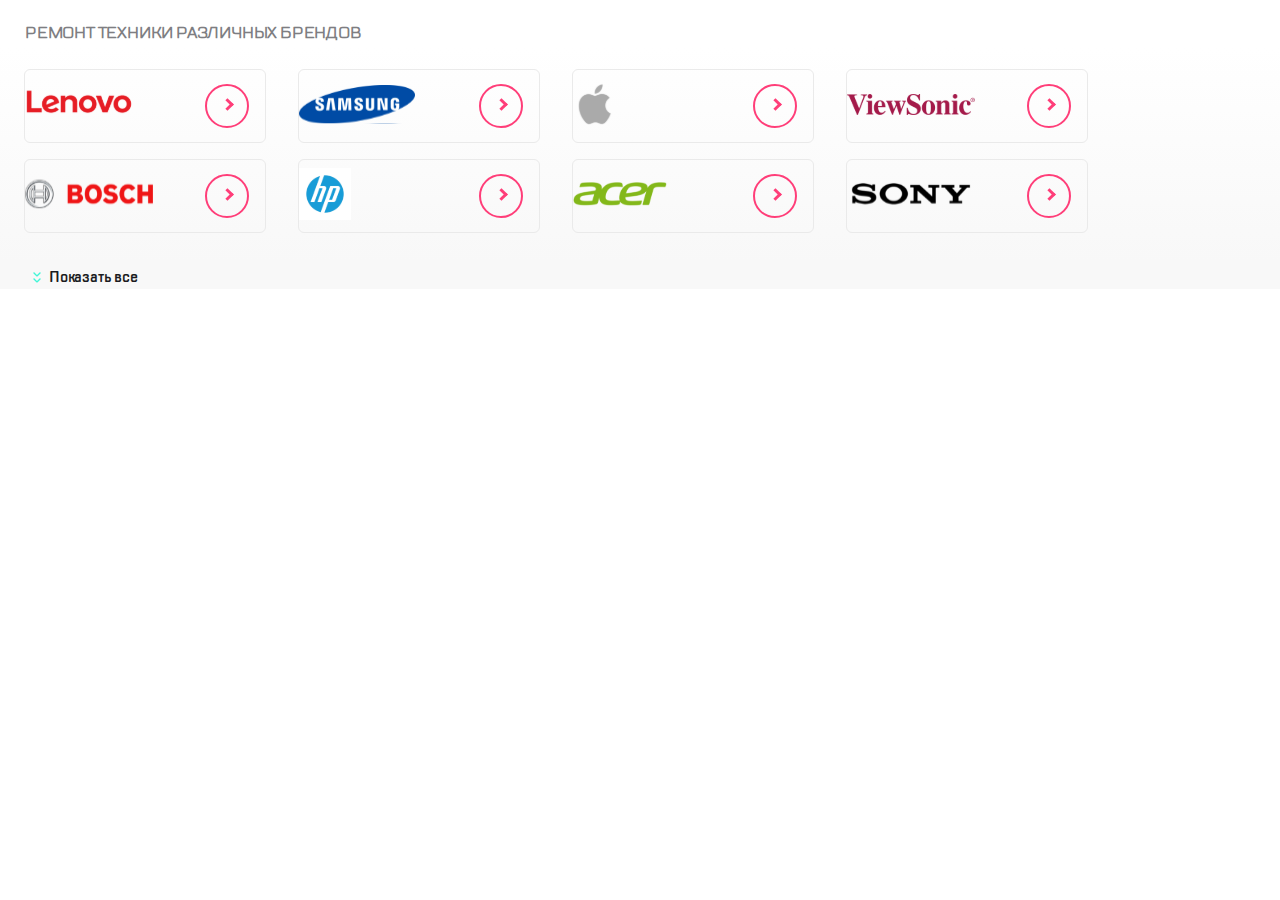
<file: 1.5/index.html>
<!DOCTYPE html>
<html lang="en">
<head>
	<meta charset="UTF-8">
	<meta name="viewport" content="width=device-width, initial-scale=1.0">
	<title>Document</title>
	
	<link
  rel="stylesheet"
  href="https://unpkg.com/swiper@8/swiper-bundle.min.css"
/>	
	<link rel="stylesheet" href="style.css">
	<link rel="stylesheet" href="font.css">


</head>
<body>
	<div class="list">
	<div class="list__header"><h4>Ремонт техники различных брендов</h4></div>
	<div class="swiper phone">

  		<div class="swiper-wrapper">
    <!-- Slides -->
    		<div class="swiper-slide items__item">
    			<div class="image-slider__slide"><img src="image/Bitmap.svg"></div>
    			<div class="list_button"><a class="right" href = "#"></a></div>
    		</div>
    		<div class="swiper-slide items__item">
    			<div class="image-slider__slide"><img src="image/Bitmap1.svg"></div>
    			<div class="list_button"><a class="right" href = "#"></a></div>
    		</div>
    		<div class="swiper-slide items__item">
    			<div class="image-slider__slide"><img src="image/Bitmap2.svg"></div>
    			<div class="list_button"><a class="right" href = "#"></a></div>
    		</div>
    		<div class="swiper-slide items__item">
    			<div class="image-slider__slide"><img src="image/Bitmap3.svg"></div>
    			<div class="list_button"><a class="right" href = "#"></a></div>
    		</div>
    		<div class="swiper-slide items__item">
    			<div class="image-slider__slide"><img src="image/Bitmap4.svg"></div>
    			<div class="list_button"><a class="right" href = "#"></a></div>
    		</div>
    		<div class="swiper-slide items__item">
    			<div class="image-slider__slide"><img src="image/Bitmap5.svg"></div>
    			<div class="list_button"><a class="right" href = "#"></a></div>
    		</div>
    		<div class="swiper-slide items__item">
    			<div class="image-slider__slide"><img src="image/Bitmap6.svg"></div>
    			<div class="list_button"><a class="right" href = "#"></a></div>
    		</div>
    		<div class="swiper-slide items__item">
    			<div class="image-slider__slide"><img src="image/Bitmap7.svg"></div>
    			<div class="list_button"><a class="right" href = "#"></a></div>
    		</div>
    		<div class="swiper-slide items__item">
    			<div class="image-slider__slide"><img src="image/Bitmap.svg"></div>
    			<div class="list_button"><a class="right" href = "#"></a></div>
    		</div>
    		<div class="swiper-slide items__item">
    			<div class="image-slider__slide"><img src="image/Bitmap1.svg"></div>
    			<div class="list_button"><a class="right" href = "#"></a></div>
    		</div>
    		<div class="swiper-slide items__item">
    			<div class="image-slider__slide"><img src="image/Bitmap2.svg"></div>
    			<div class="list_button"><a class="right" href = "#"></a></div>
    		</div>
    	</div>
  		<div class="swiper-pagination"></div>

	</div>
        <div class="list__another-devices">
        <div class="another-devices__items">

	<!--1--><div class="items__item">
				<div class="list_image"><img src="image/Bitmap.svg"></div>
    			<div class="list_button"><a class="right" href = "#"></a></div>
			</div>
	<!--2--><div class="items__item">
				<div class="list_image"><img src="image/Bitmap1.svg"></div>
    			<div class="list_button"><a class="right" href = "#"></a></div>
			</div>
	<!--3--><div class="items__item">
				<div class="list_image"><img src="image/Bitmap2.svg"></div>
    			<div class="list_button"><a class="right" href = "#"></a></div>
			</div>
	<!--4--><div class="items__item">
				<div class="list_image"><img src="image/Bitmap3.svg"></div>
    			<div class="list_button"><a class="right" href = "#"></a></div>
			</div>
	<!--5--><div class="items__item">
				<div class="list_image"><img src="image/Bitmap4.svg"></div>
    			<div class="list_button"><a class="right" href = "#"></a></div>
			</div>
	<!--6--><div class="items__item">
				<div class="list_image"><img src="image/Bitmap5.svg"></div>
    			<div class="list_button"><a class="right" href = "#"></a></div>
			</div>
	<!--7--><div class="items__item laptop">
				<div class="list_image"><img src="image/Bitmap6.svg"></div>
    			<div class="list_button"><a class="right" href = "#"></a></div>
			</div>
	<!--8--><div class="items__item laptop">
				<div class="list_image"><img src="image/Bitmap7.svg"></div>
    			<div class="list_button"><a class="right" href = "#"></a></div>
			</div>
	<div class="items__part hidden">
	<!--7--><div class="items__item table">
				<div class="list_image"><img src="image/Bitmap6.svg"></div>
    			<div class="list_button"><a class="right" href = "#"></a></div>
			</div>
	<!--8--><div class="items__item table">
				<div class="list_image"><img src="image/Bitmap7.svg"></div>
    			<div class="list_button"><a class="right" href = "#"></a></div>
			</div>
	<!--9--><div class="items__item">
				<div class="list_image"><img src="image/Bitmap.svg"></div>
    			<div class="list_button"><a class="right" href = "#"></a></div>
			</div>
	<!--10--><div class="items__item">
				<div class="image"><img src="image/Bitmap1.svg"></div>
    			<div class="list_button"><a class="right" href = "#"></a></div>
			</div>
	<!--11--><div class="items__item">
				<div class="list_image"><img src="image/Bitmap2.svg"></div>
    			<div class="list_button"><a class="right" href = "#"></a></div>
			</div>
	</div>
	
	</div>
	<div class="list__button-text">
	<input class="button-show" type="button" id="text">
	<label class="list_arrow" for ="text">Показать все</label>
    </div>  
	</div>
</div>


<script src="https://unpkg.com/swiper@8/swiper-bundle.min.js"></script>
<script src= "script.js"></script>
</body>
</html>
</file>
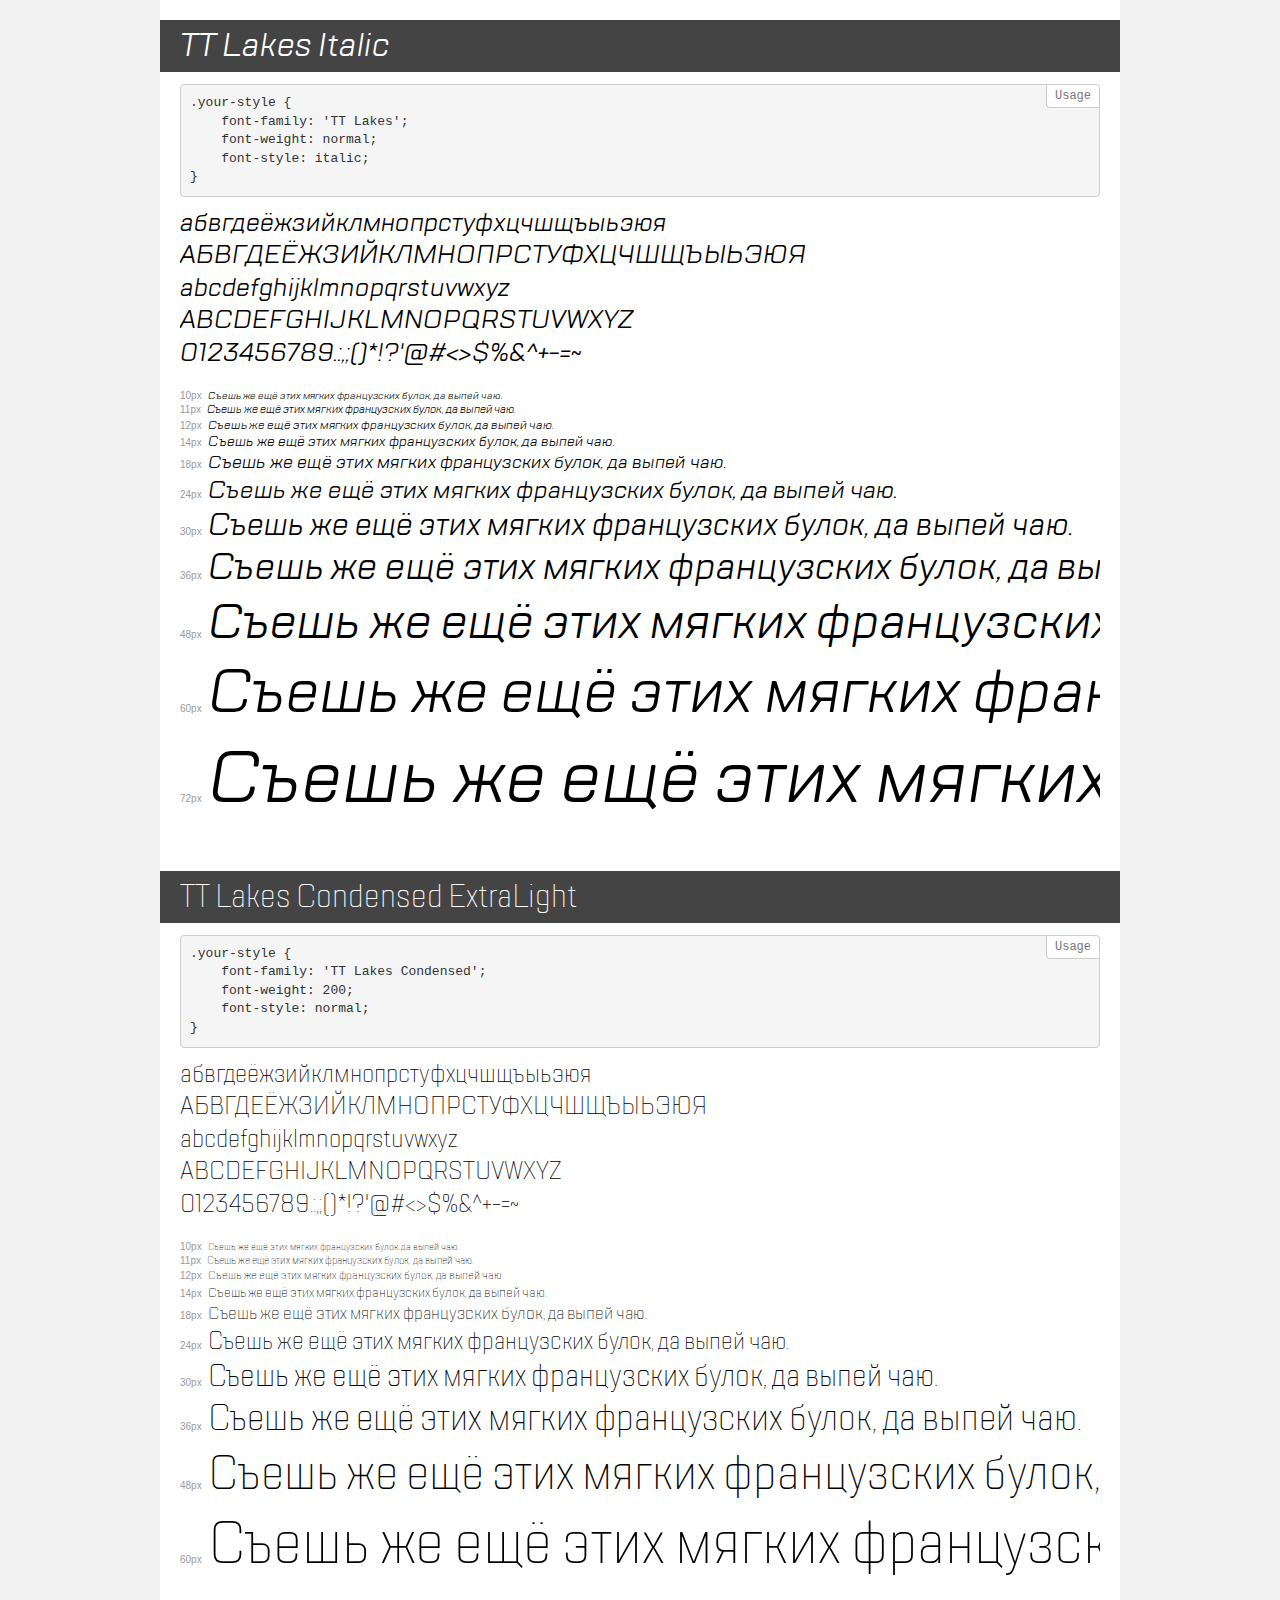
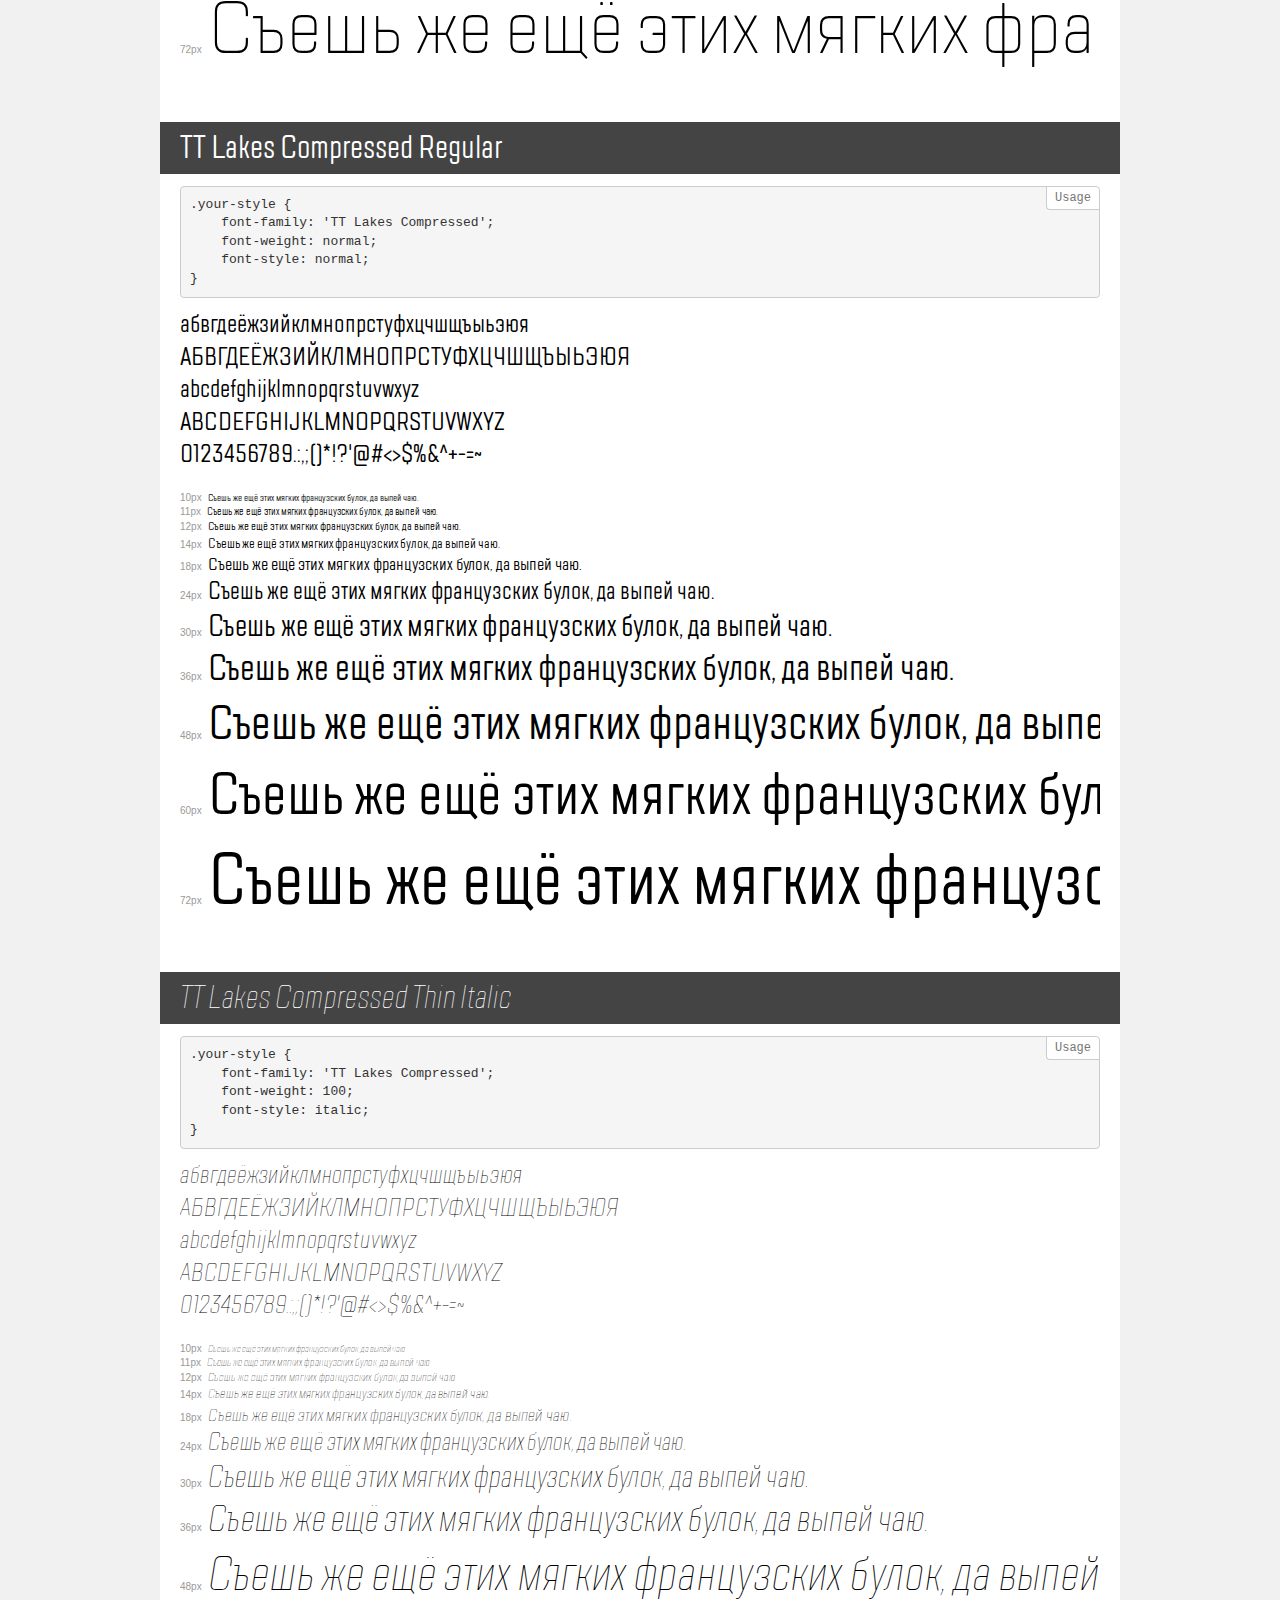
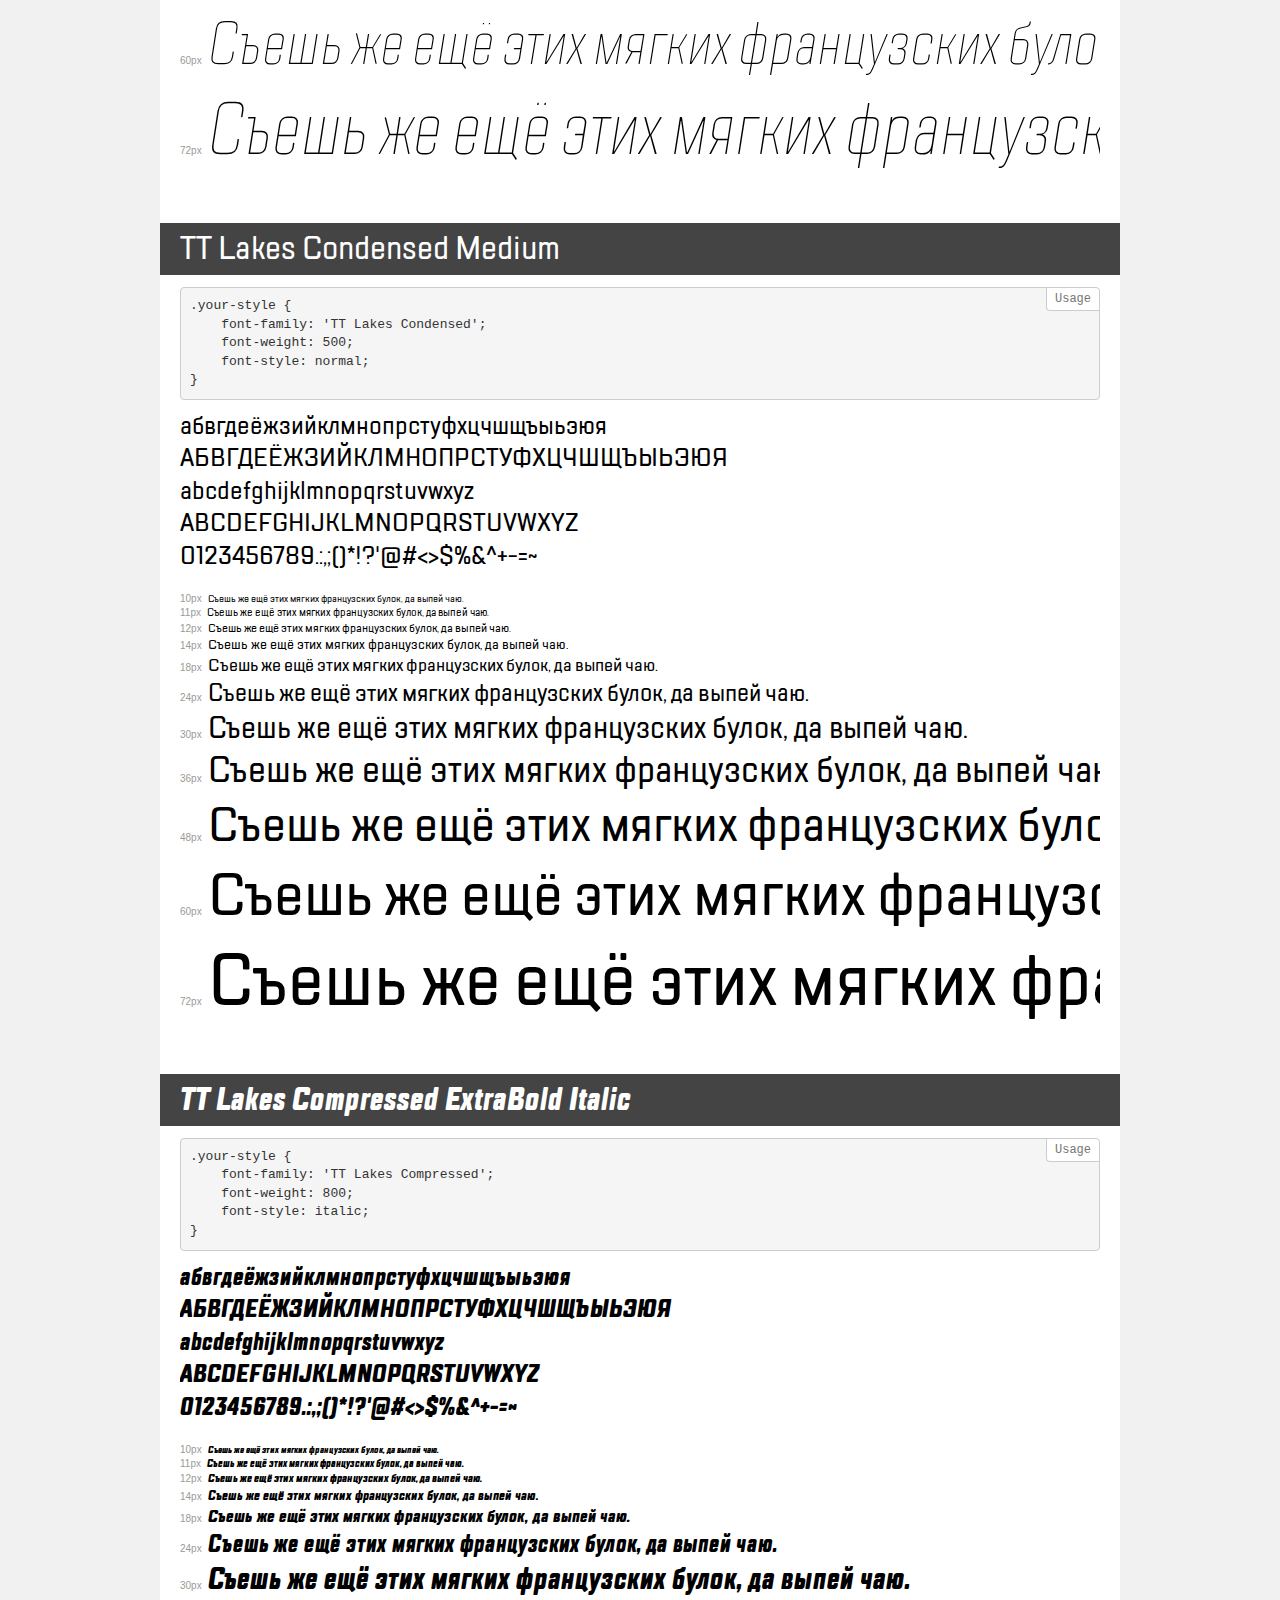
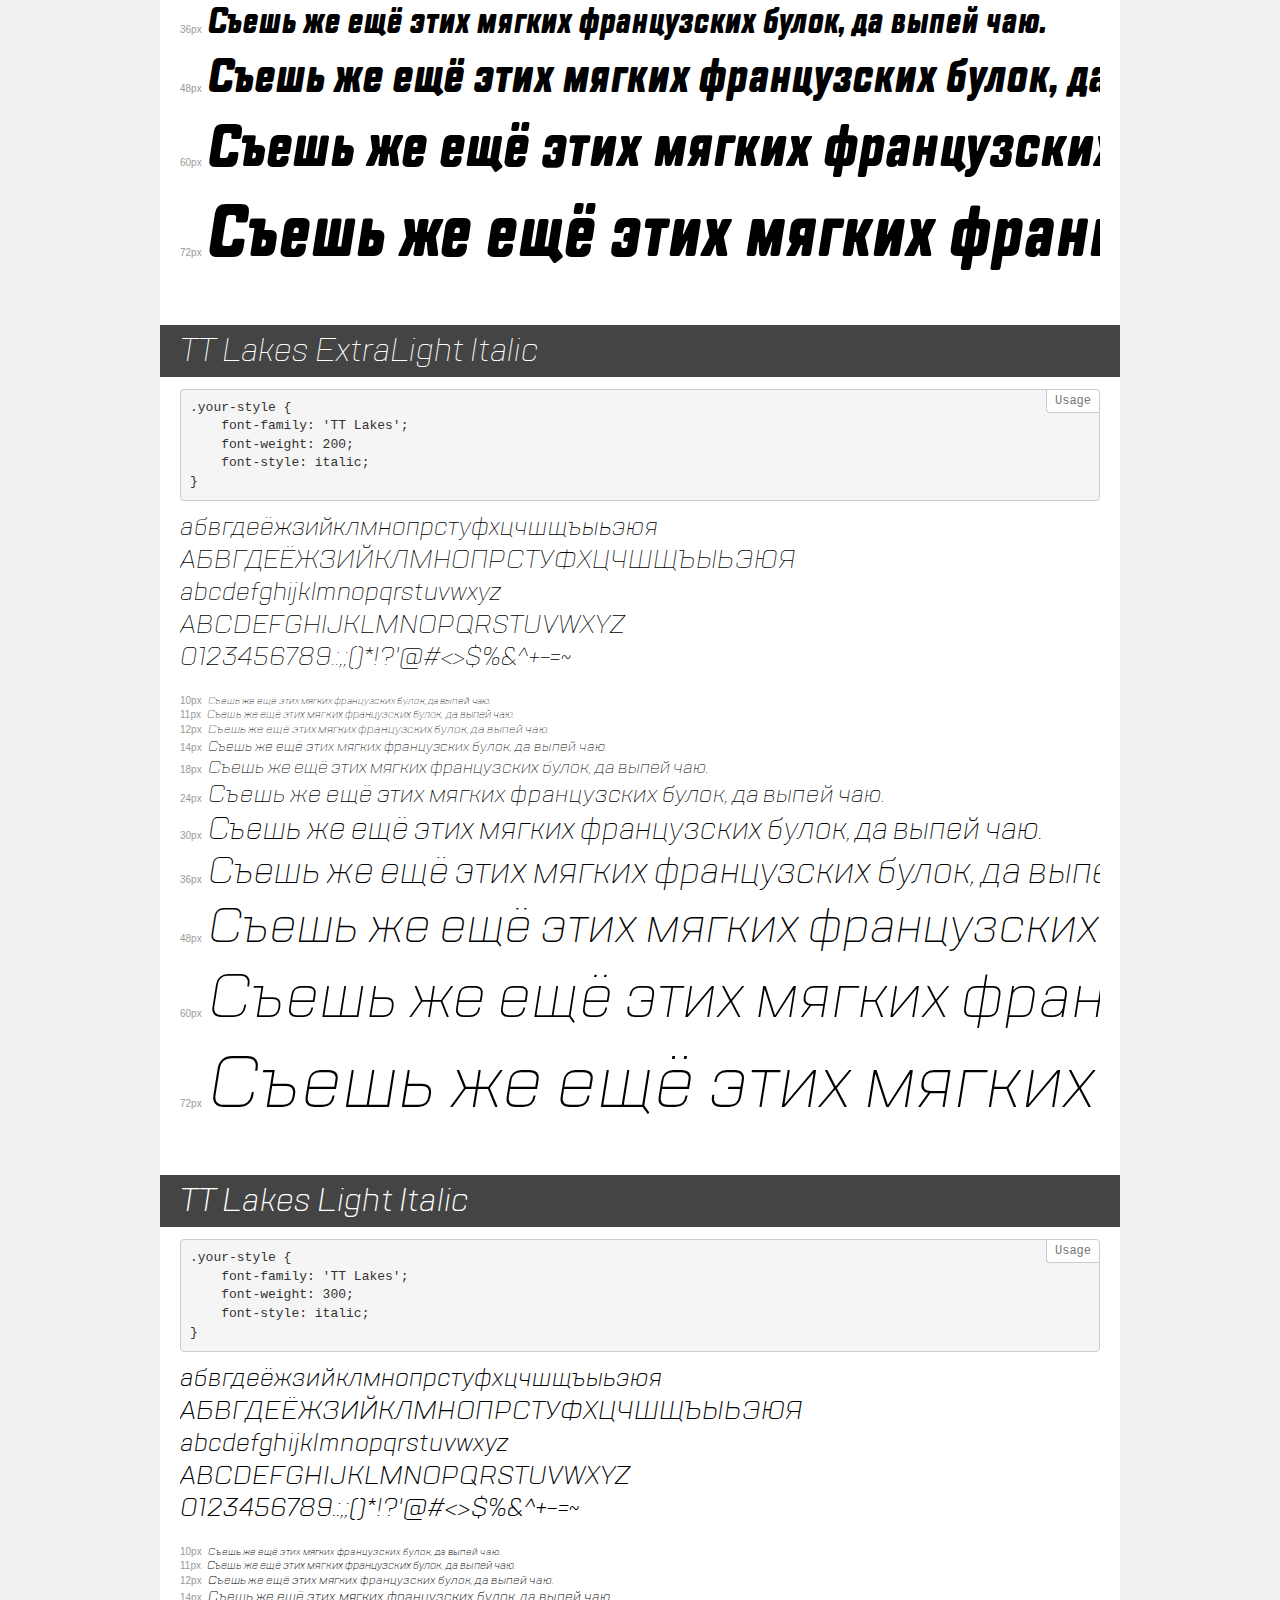
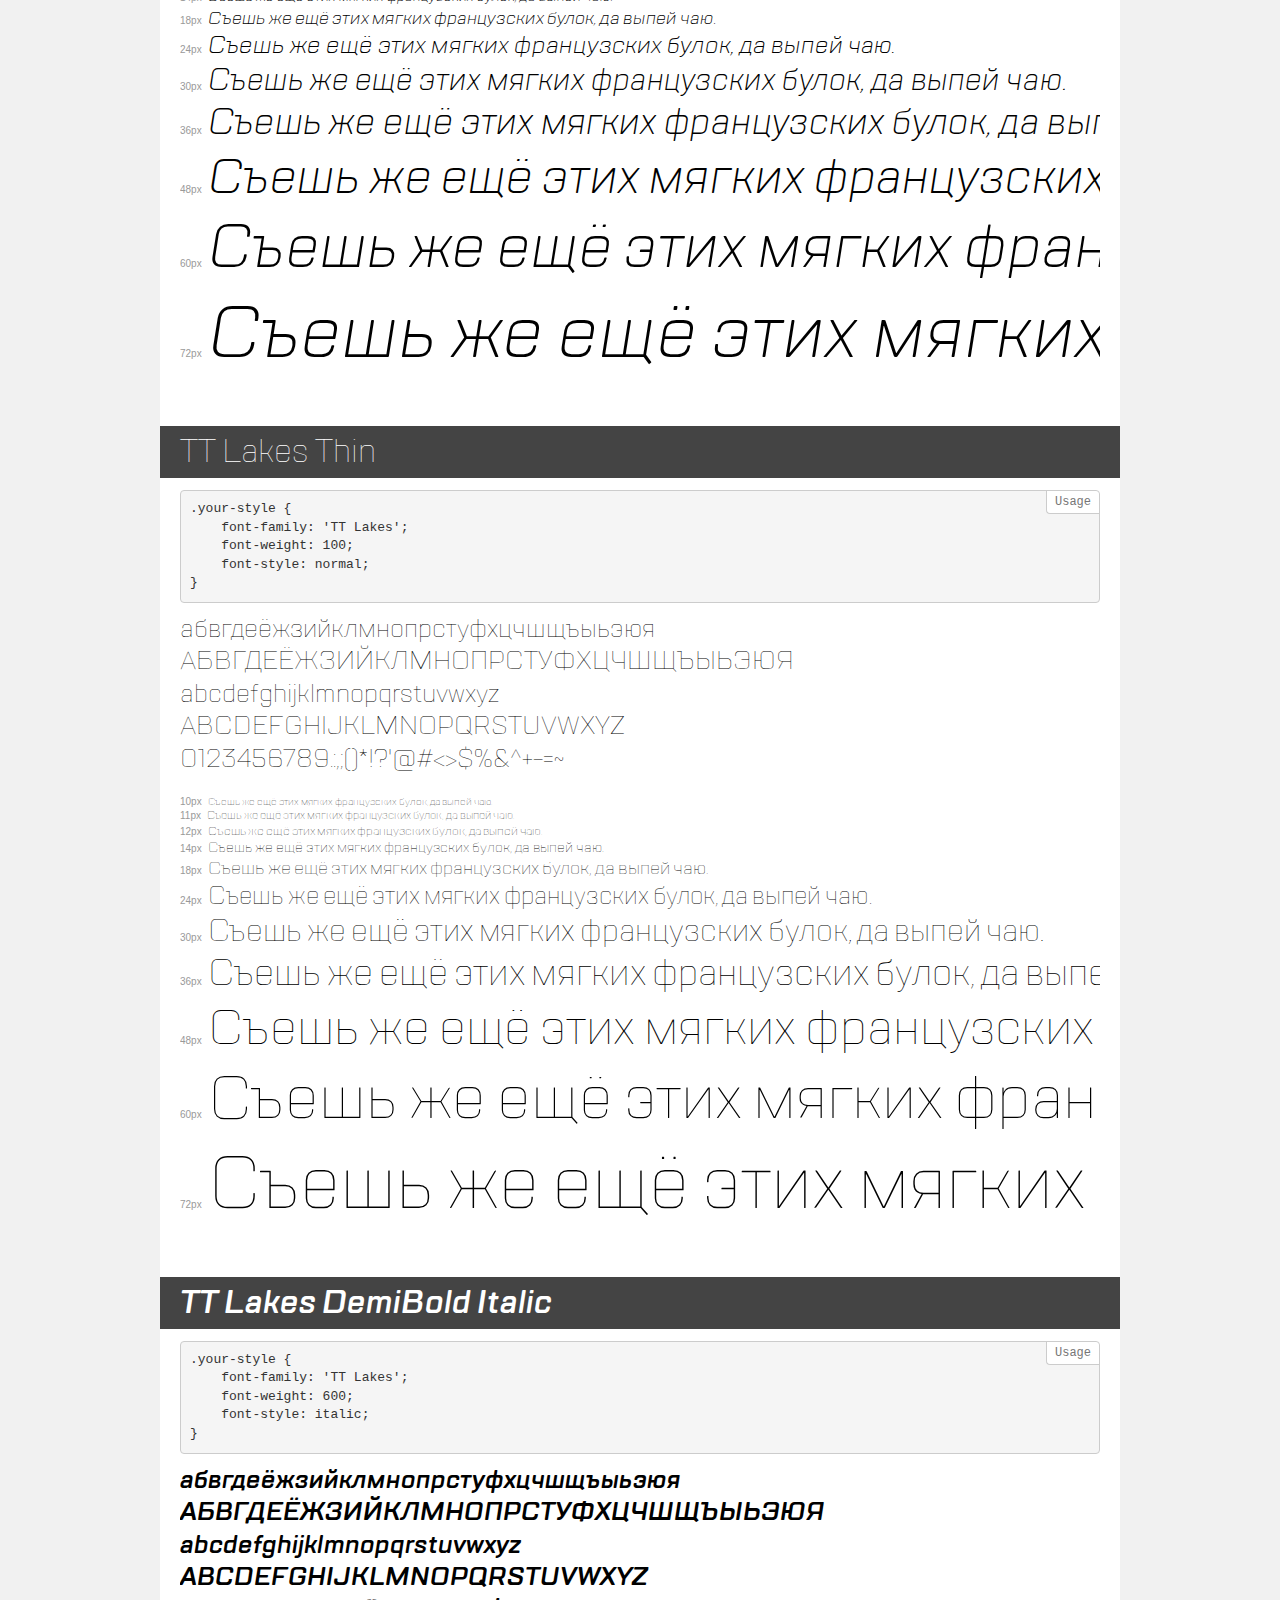
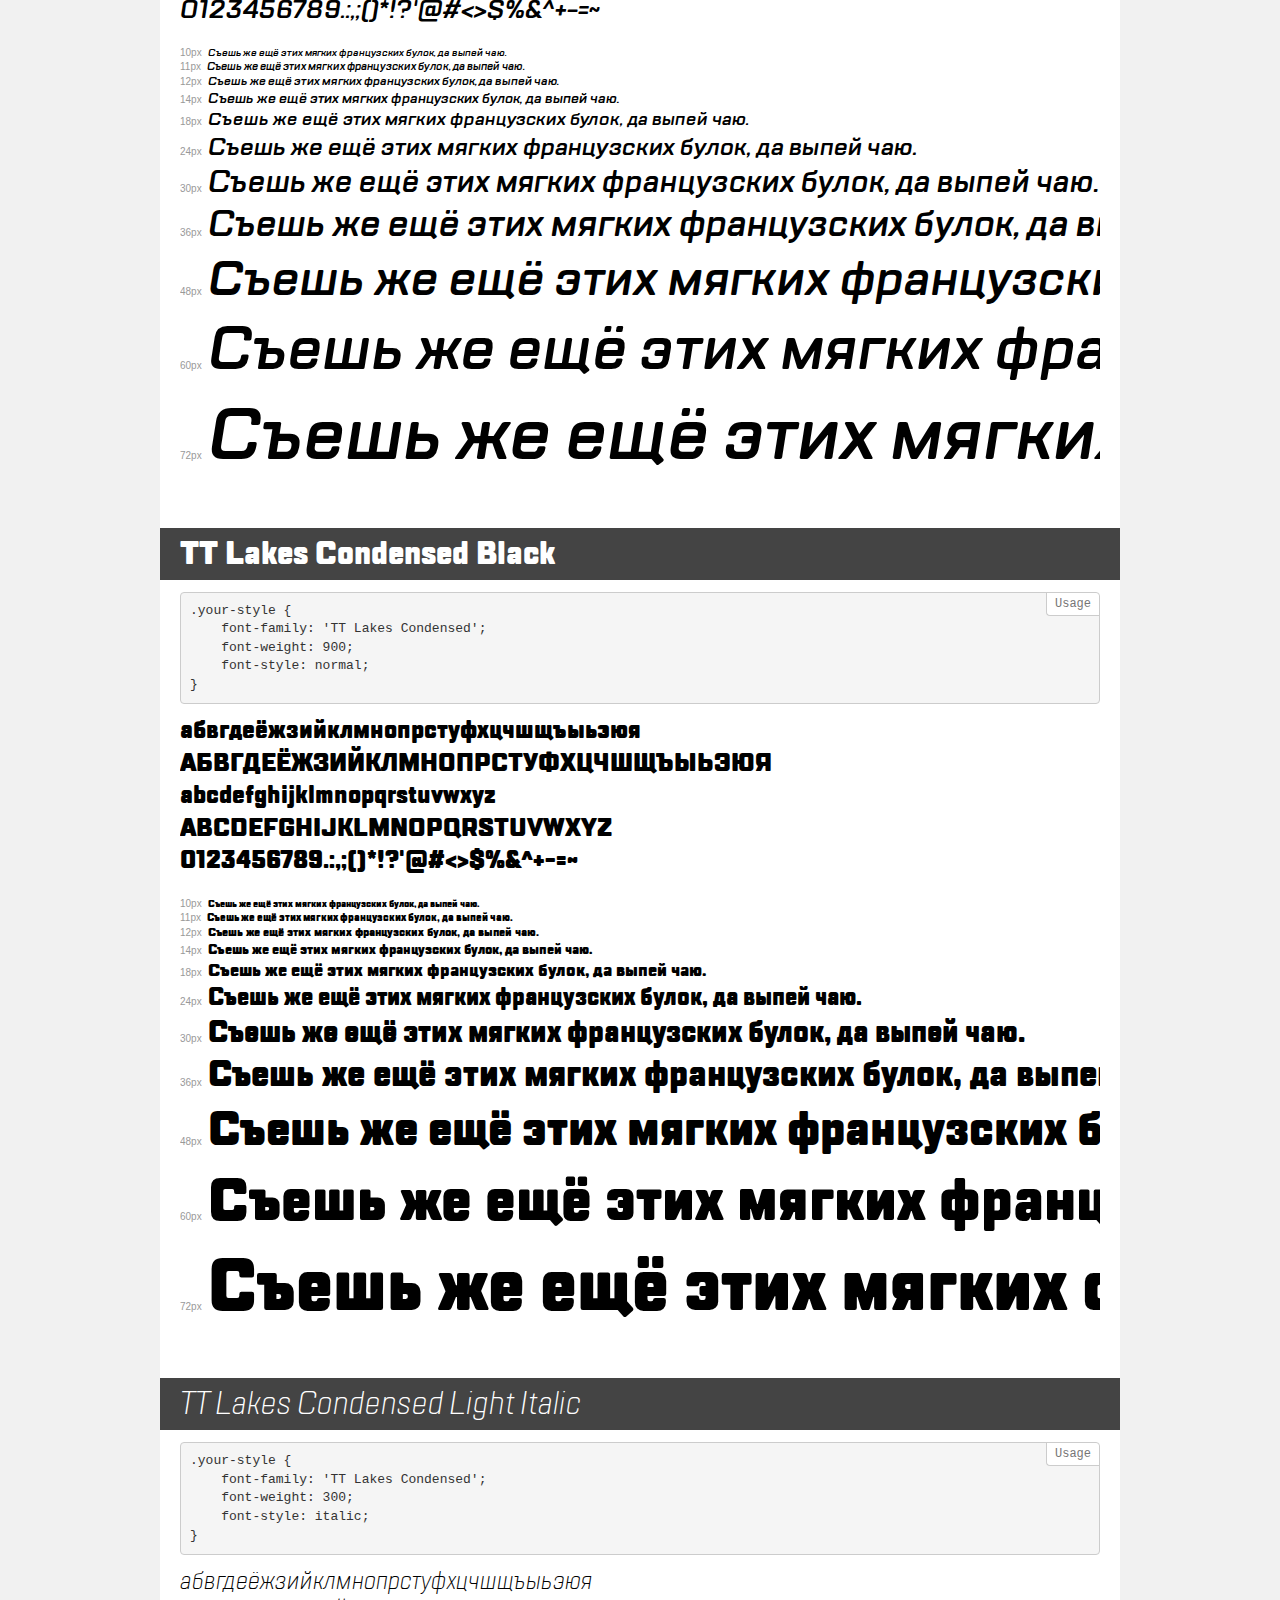
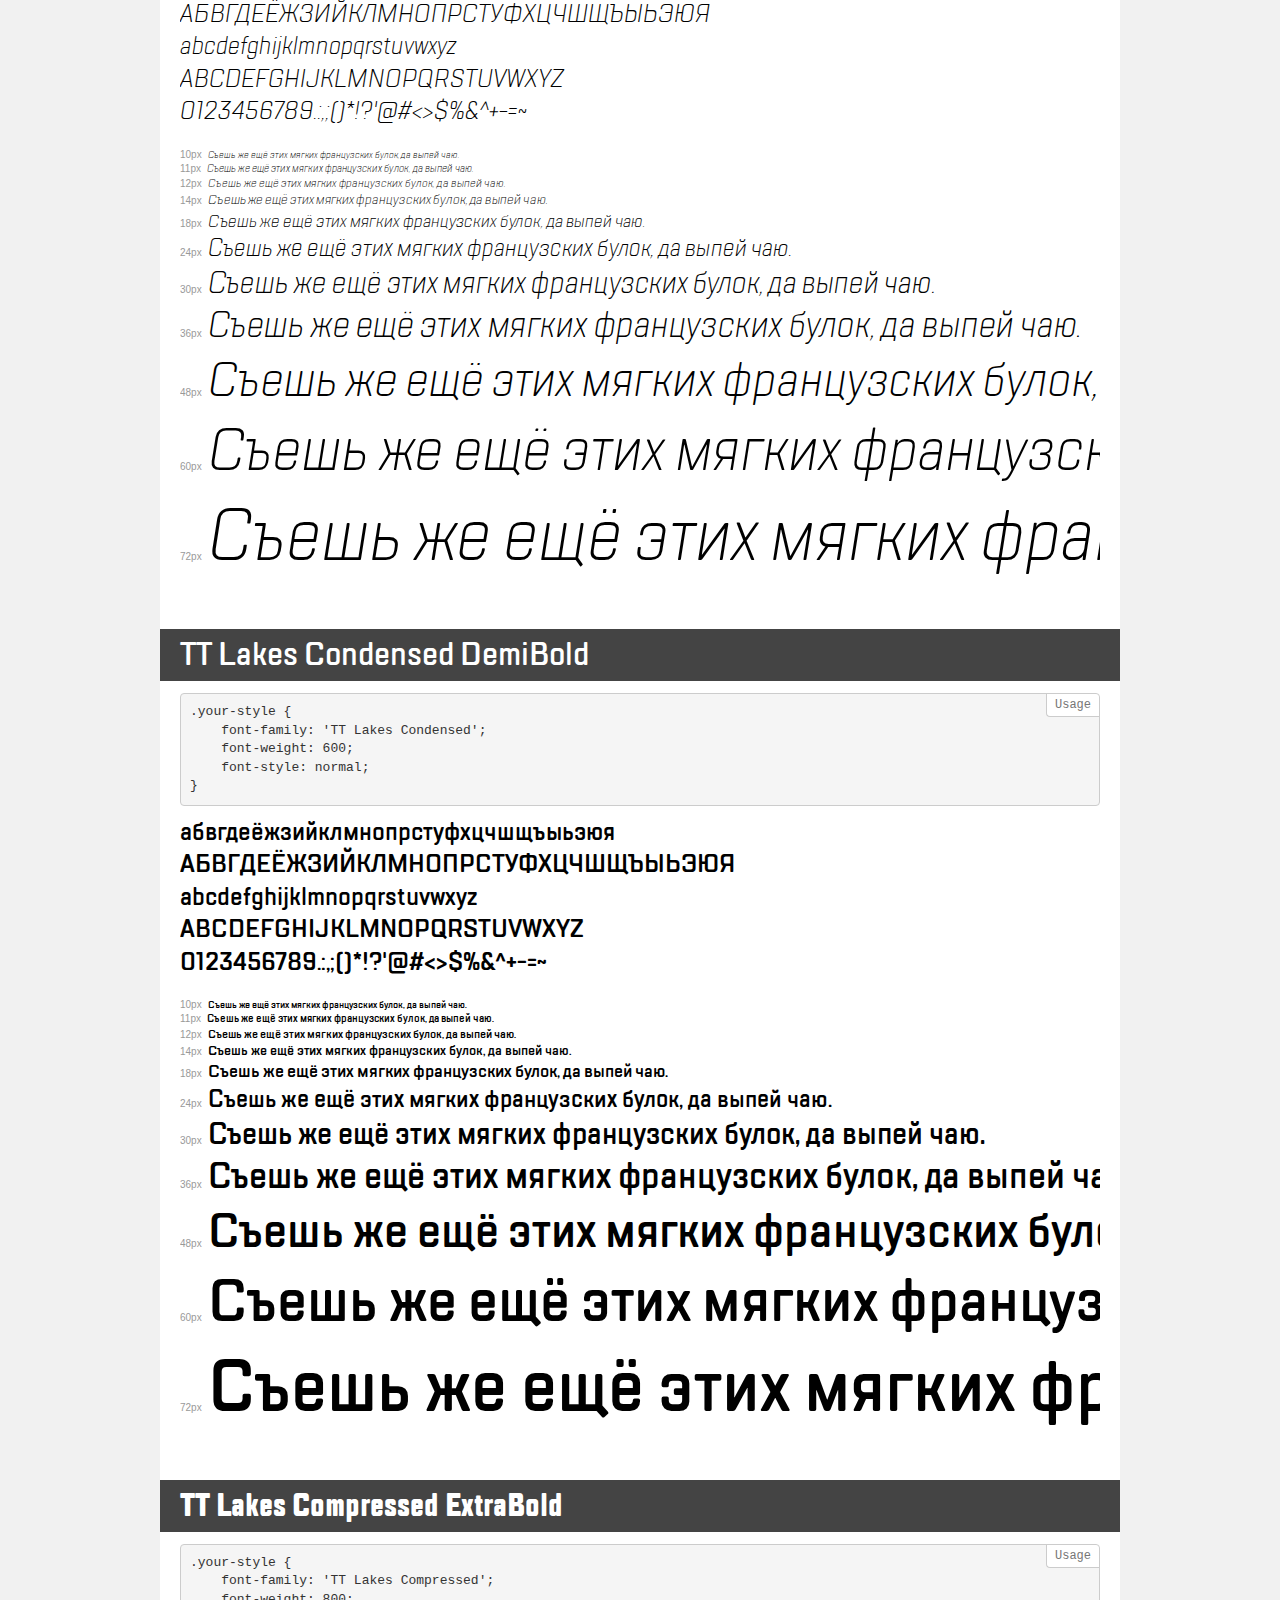
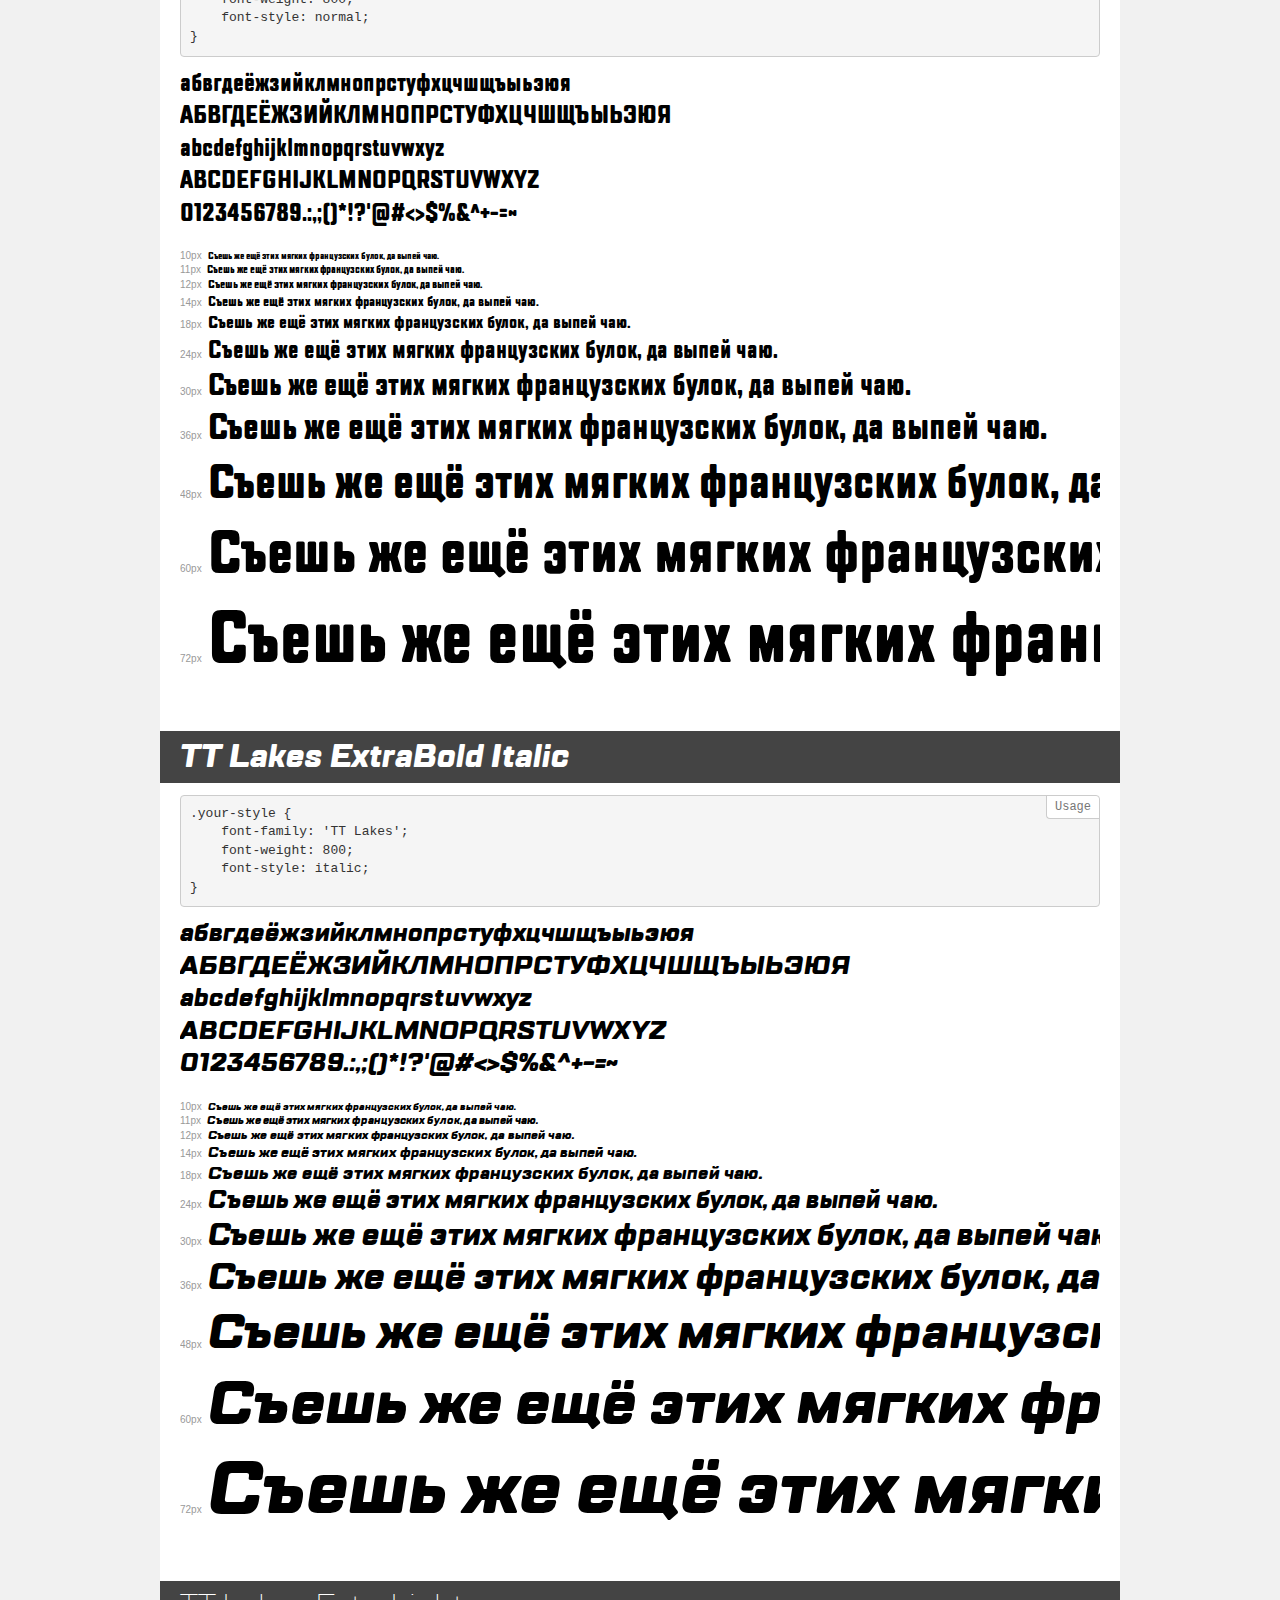
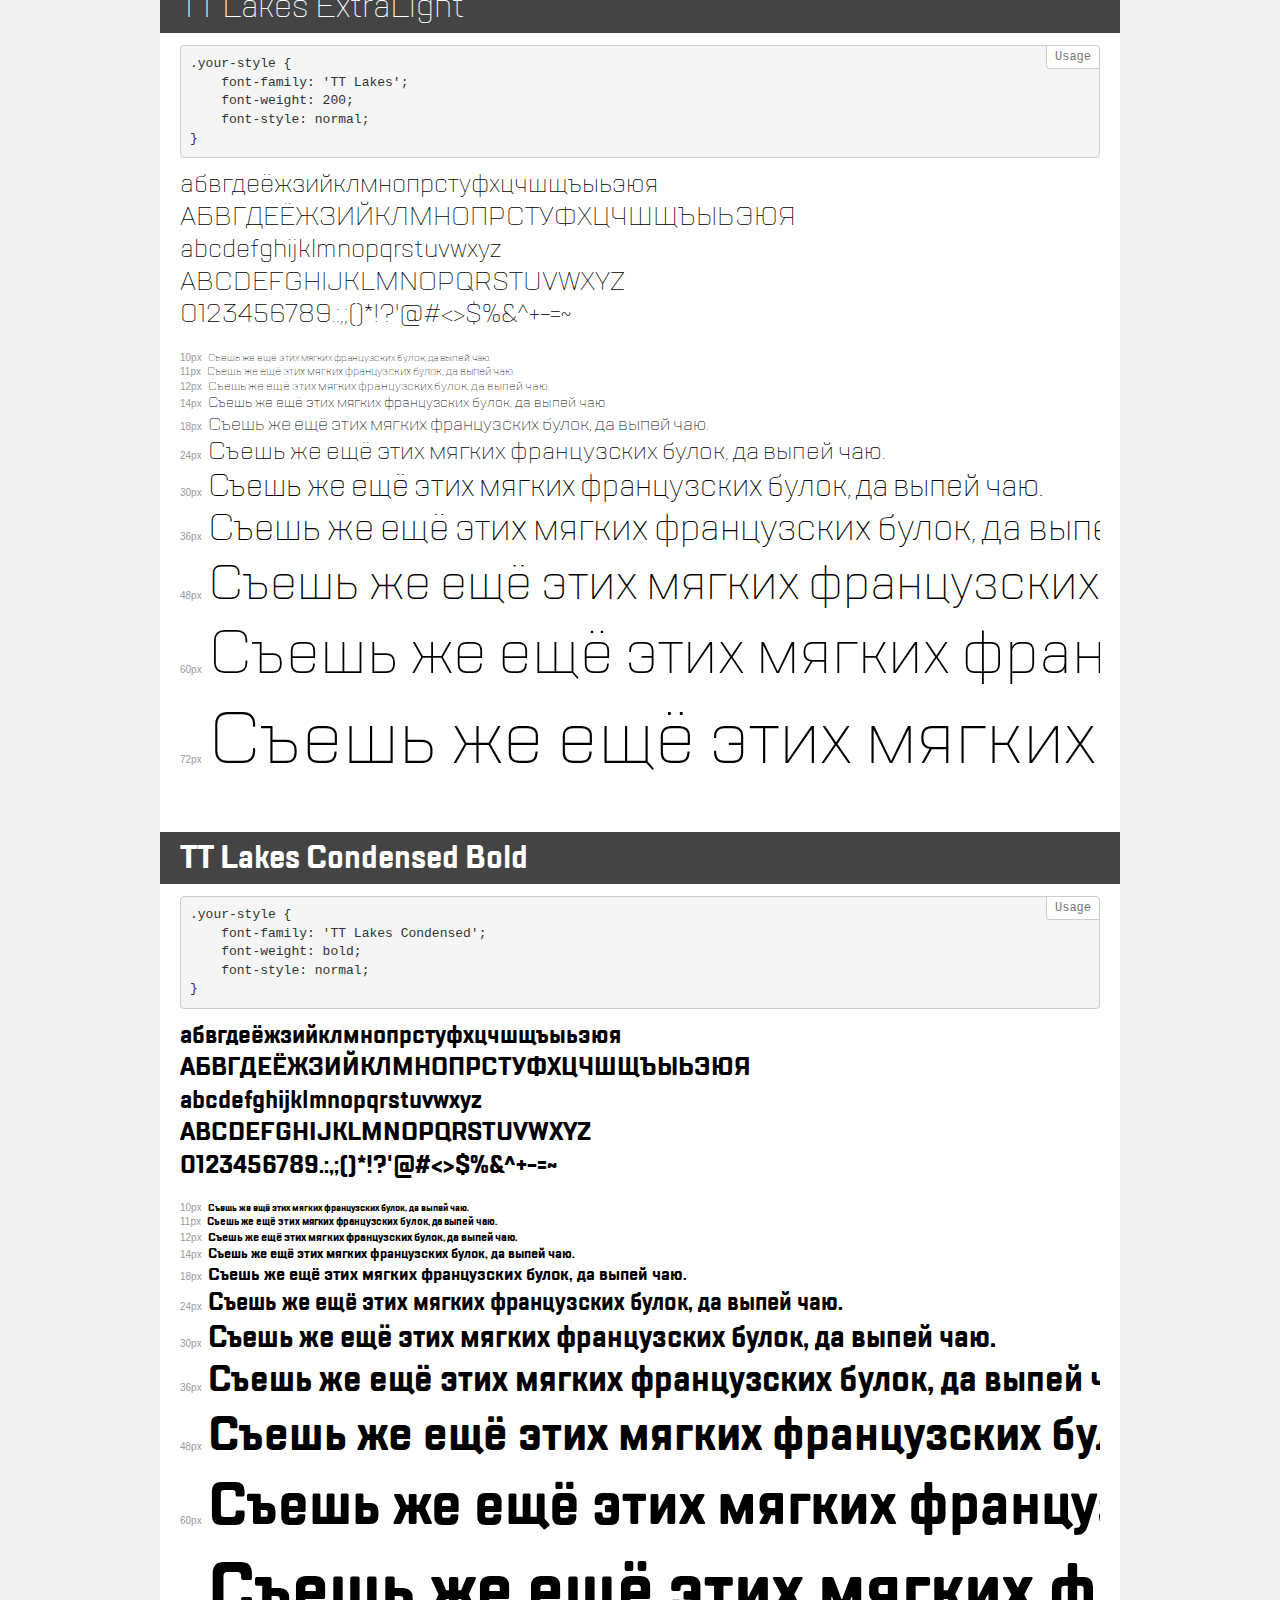
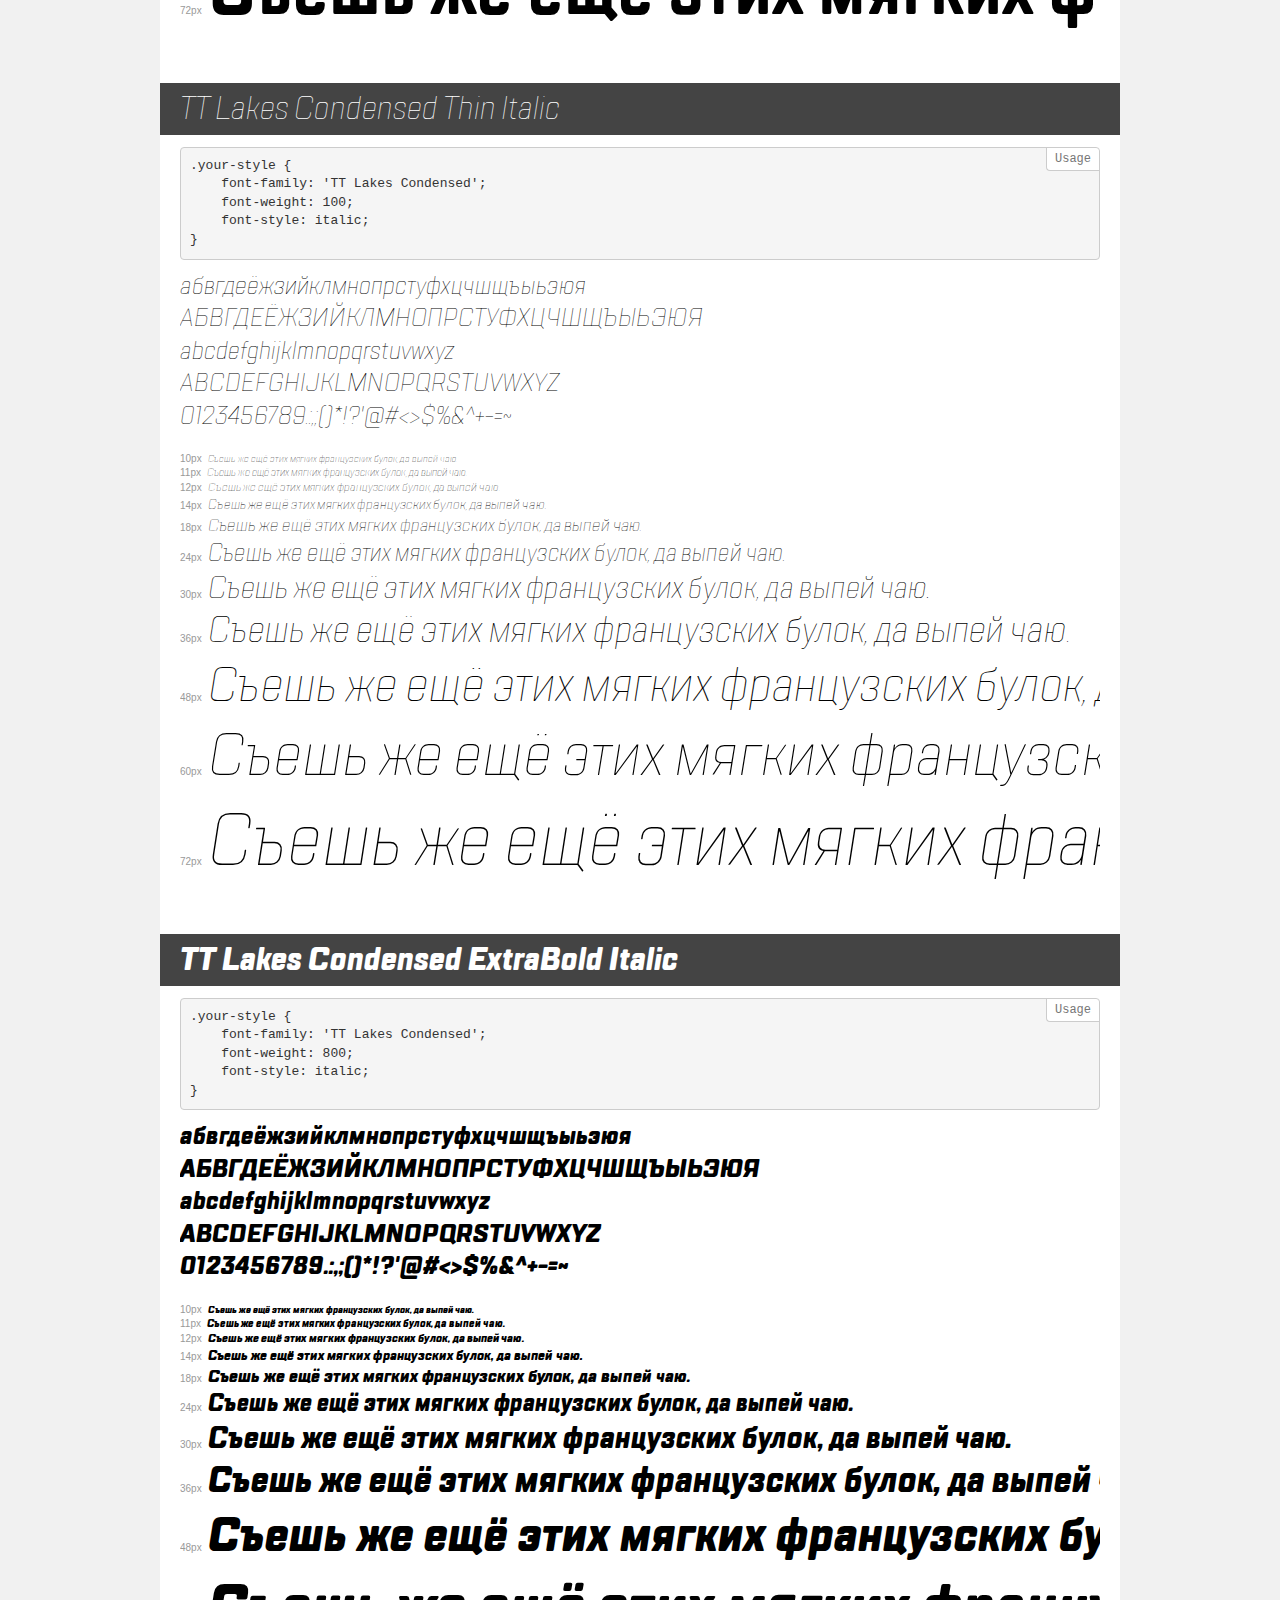
<file: fonts/demo.html>
<!DOCTYPE html>
<html>
<head>
    <meta charset="utf-8">
    <meta http-equiv="X-UA-Compatible" content="IE=edge">
    <meta name="viewport" content="width=device-width, initial-scale=1">
    <meta name="robots" content="noindex, noarchive">
    <meta name="format-detection" content="telephone=no">
    <title>Transfonter demo</title>
    <link href="stylesheet.css" rel="stylesheet">
    <style>
        /*
        http://meyerweb.com/eric/tools/css/reset/
        v2.0 | 20110126
        License: none (public domain)
        */
        html, body, div, span, applet, object, iframe,
        h1, h2, h3, h4, h5, h6, p, blockquote, pre,
        a, abbr, acronym, address, big, cite, code,
        del, dfn, em, img, ins, kbd, q, s, samp,
        small, strike, strong, sub, sup, tt, var,
        b, u, i, center,
        dl, dt, dd, ol, ul, li,
        fieldset, form, label, legend,
        table, caption, tbody, tfoot, thead, tr, th, td,
        article, aside, canvas, details, embed,
        figure, figcaption, footer, header, hgroup,
        menu, nav, output, ruby, section, summary,
        time, mark, audio, video {
            margin: 0;
            padding: 0;
            border: 0;
            font-size: 100%;
            font: inherit;
            vertical-align: baseline;
        }
        /* HTML5 display-role reset for older browsers */
        article, aside, details, figcaption, figure,
        footer, header, hgroup, menu, nav, section {
            display: block;
        }
        body {
            line-height: 1;
        }
        ol, ul {
            list-style: none;
        }
        blockquote, q {
            quotes: none;
        }
        blockquote:before, blockquote:after,
        q:before, q:after {
            content: '';
            content: none;
        }
        table {
            border-collapse: collapse;
            border-spacing: 0;
        }
        /* common styles */
        body {
            background: #f1f1f1;
            color: #000;
        }
        .page {
            background: #fff;
            width: 920px;
            margin: 0 auto;
            padding: 20px 20px 0 20px;
            overflow: hidden;
        }
        .font-container {
            overflow-x: auto;
            overflow-y: hidden;
            margin-bottom: 40px;
            line-height: 1.3;
            white-space: nowrap;
            padding-bottom: 5px;
        }
        h1 {
            position: relative;
            background: #444;
            font-size: 32px;
            color: #fff;
            padding: 10px 20px;
            margin: 0 -20px 12px -20px;
        }
        .letters {
            font-size: 25px;
            margin-bottom: 20px;
        }
        .s10:before {
            content: '10px';
        }
        .s11:before {
            content: '11px';
        }
        .s12:before {
            content: '12px';
        }
        .s14:before {
            content: '14px';
        }
        .s18:before {
            content: '18px';
        }
        .s24:before {
            content: '24px';
        }
        .s30:before {
            content: '30px';
        }
        .s36:before {
            content: '36px';
        }
        .s48:before {
            content: '48px';
        }
        .s60:before {
            content: '60px';
        }
        .s72:before {
            content: '72px';
        }
        .s10:before, .s11:before, .s12:before, .s14:before,
        .s18:before, .s24:before, .s30:before, .s36:before,
        .s48:before, .s60:before, .s72:before {
            font-family: Arial, sans-serif;
            font-size: 10px;
            font-weight: normal;
            font-style: normal;
            color: #999;
            padding-right: 6px;
        }
        pre {
            display: block;
            position: relative;
            padding: 9px;
            margin: 0 0 10px;
            font-family: Monaco, Menlo, Consolas, "Courier New", monospace !important;
            font-size: 13px;
            line-height: 1.428571429;
            color: #333;
            font-weight: normal !important;
            font-style: normal !important;
            background-color: #f5f5f5;
            border: 1px solid #ccc;
            overflow-x: auto;
            border-radius: 4px;
        }
        pre:after {
            display: block;
            position: absolute;
            right: 0;
            top: 0;
            content: 'Usage';
            line-height: 1;
            padding: 5px 8px;
            font-size: 12px;
            color: #767676;
            background-color: #fff;
            border: 1px solid #ccc;
            border-right: none;
            border-top: none;
            border-radius: 0 4px 0 4px;
            z-index: 10;
        }
        /* responsive */
        @media (max-width: 959px) {
            .page {
                width: auto;
                margin: 0;
            }
        }
    </style>
</head>
<body>
<div class="page">
    <div class="demo" style="font-family: 'TT Lakes'; font-weight: normal; font-style: italic;">
        <h1>TT Lakes Italic</h1>
        <pre>.your-style {
    font-family: 'TT Lakes';
    font-weight: normal;
    font-style: italic;
}</pre>
        <div class="font-container">
            <p class="letters">
                абвгдеёжзийклмнопрстуфхцчшщъыьэюя<br>
АБВГДЕЁЖЗИЙКЛМНОПРСТУФХЦЧШЩЪЫЬЭЮЯ<br>
abcdefghijklmnopqrstuvwxyz<br>
ABCDEFGHIJKLMNOPQRSTUVWXYZ<br>
                0123456789.:,;()*!?'@#<>$%&^+-=~
            </p>
            <p class="s10" style="font-size: 10px;">Съешь же ещё этих мягких французских булок, да выпей чаю.</p>
            <p class="s11" style="font-size: 11px;">Съешь же ещё этих мягких французских булок, да выпей чаю.</p>
            <p class="s12" style="font-size: 12px;">Съешь же ещё этих мягких французских булок, да выпей чаю.</p>
            <p class="s14" style="font-size: 14px;">Съешь же ещё этих мягких французских булок, да выпей чаю.</p>
            <p class="s18" style="font-size: 18px;">Съешь же ещё этих мягких французских булок, да выпей чаю.</p>
            <p class="s24" style="font-size: 24px;">Съешь же ещё этих мягких французских булок, да выпей чаю.</p>
            <p class="s30" style="font-size: 30px;">Съешь же ещё этих мягких французских булок, да выпей чаю.</p>
            <p class="s36" style="font-size: 36px;">Съешь же ещё этих мягких французских булок, да выпей чаю.</p>
            <p class="s48" style="font-size: 48px;">Съешь же ещё этих мягких французских булок, да выпей чаю.</p>
            <p class="s60" style="font-size: 60px;">Съешь же ещё этих мягких французских булок, да выпей чаю.</p>
            <p class="s72" style="font-size: 72px;">Съешь же ещё этих мягких французских булок, да выпей чаю.</p>
        </div>
    </div>
    <div class="demo" style="font-family: 'TT Lakes Condensed'; font-weight: 200; font-style: normal;">
        <h1>TT Lakes Condensed ExtraLight</h1>
        <pre>.your-style {
    font-family: 'TT Lakes Condensed';
    font-weight: 200;
    font-style: normal;
}</pre>
        <div class="font-container">
            <p class="letters">
                абвгдеёжзийклмнопрстуфхцчшщъыьэюя<br>
АБВГДЕЁЖЗИЙКЛМНОПРСТУФХЦЧШЩЪЫЬЭЮЯ<br>
abcdefghijklmnopqrstuvwxyz<br>
ABCDEFGHIJKLMNOPQRSTUVWXYZ<br>
                0123456789.:,;()*!?'@#<>$%&^+-=~
            </p>
            <p class="s10" style="font-size: 10px;">Съешь же ещё этих мягких французских булок, да выпей чаю.</p>
            <p class="s11" style="font-size: 11px;">Съешь же ещё этих мягких французских булок, да выпей чаю.</p>
            <p class="s12" style="font-size: 12px;">Съешь же ещё этих мягких французских булок, да выпей чаю.</p>
            <p class="s14" style="font-size: 14px;">Съешь же ещё этих мягких французских булок, да выпей чаю.</p>
            <p class="s18" style="font-size: 18px;">Съешь же ещё этих мягких французских булок, да выпей чаю.</p>
            <p class="s24" style="font-size: 24px;">Съешь же ещё этих мягких французских булок, да выпей чаю.</p>
            <p class="s30" style="font-size: 30px;">Съешь же ещё этих мягких французских булок, да выпей чаю.</p>
            <p class="s36" style="font-size: 36px;">Съешь же ещё этих мягких французских булок, да выпей чаю.</p>
            <p class="s48" style="font-size: 48px;">Съешь же ещё этих мягких французских булок, да выпей чаю.</p>
            <p class="s60" style="font-size: 60px;">Съешь же ещё этих мягких французских булок, да выпей чаю.</p>
            <p class="s72" style="font-size: 72px;">Съешь же ещё этих мягких французских булок, да выпей чаю.</p>
        </div>
    </div>
    <div class="demo" style="font-family: 'TT Lakes Compressed'; font-weight: normal; font-style: normal;">
        <h1>TT Lakes Compressed Regular</h1>
        <pre>.your-style {
    font-family: 'TT Lakes Compressed';
    font-weight: normal;
    font-style: normal;
}</pre>
        <div class="font-container">
            <p class="letters">
                абвгдеёжзийклмнопрстуфхцчшщъыьэюя<br>
АБВГДЕЁЖЗИЙКЛМНОПРСТУФХЦЧШЩЪЫЬЭЮЯ<br>
abcdefghijklmnopqrstuvwxyz<br>
ABCDEFGHIJKLMNOPQRSTUVWXYZ<br>
                0123456789.:,;()*!?'@#<>$%&^+-=~
            </p>
            <p class="s10" style="font-size: 10px;">Съешь же ещё этих мягких французских булок, да выпей чаю.</p>
            <p class="s11" style="font-size: 11px;">Съешь же ещё этих мягких французских булок, да выпей чаю.</p>
            <p class="s12" style="font-size: 12px;">Съешь же ещё этих мягких французских булок, да выпей чаю.</p>
            <p class="s14" style="font-size: 14px;">Съешь же ещё этих мягких французских булок, да выпей чаю.</p>
            <p class="s18" style="font-size: 18px;">Съешь же ещё этих мягких французских булок, да выпей чаю.</p>
            <p class="s24" style="font-size: 24px;">Съешь же ещё этих мягких французских булок, да выпей чаю.</p>
            <p class="s30" style="font-size: 30px;">Съешь же ещё этих мягких французских булок, да выпей чаю.</p>
            <p class="s36" style="font-size: 36px;">Съешь же ещё этих мягких французских булок, да выпей чаю.</p>
            <p class="s48" style="font-size: 48px;">Съешь же ещё этих мягких французских булок, да выпей чаю.</p>
            <p class="s60" style="font-size: 60px;">Съешь же ещё этих мягких французских булок, да выпей чаю.</p>
            <p class="s72" style="font-size: 72px;">Съешь же ещё этих мягких французских булок, да выпей чаю.</p>
        </div>
    </div>
    <div class="demo" style="font-family: 'TT Lakes Compressed'; font-weight: 100; font-style: italic;">
        <h1>TT Lakes Compressed Thin Italic</h1>
        <pre>.your-style {
    font-family: 'TT Lakes Compressed';
    font-weight: 100;
    font-style: italic;
}</pre>
        <div class="font-container">
            <p class="letters">
                абвгдеёжзийклмнопрстуфхцчшщъыьэюя<br>
АБВГДЕЁЖЗИЙКЛМНОПРСТУФХЦЧШЩЪЫЬЭЮЯ<br>
abcdefghijklmnopqrstuvwxyz<br>
ABCDEFGHIJKLMNOPQRSTUVWXYZ<br>
                0123456789.:,;()*!?'@#<>$%&^+-=~
            </p>
            <p class="s10" style="font-size: 10px;">Съешь же ещё этих мягких французских булок, да выпей чаю.</p>
            <p class="s11" style="font-size: 11px;">Съешь же ещё этих мягких французских булок, да выпей чаю.</p>
            <p class="s12" style="font-size: 12px;">Съешь же ещё этих мягких французских булок, да выпей чаю.</p>
            <p class="s14" style="font-size: 14px;">Съешь же ещё этих мягких французских булок, да выпей чаю.</p>
            <p class="s18" style="font-size: 18px;">Съешь же ещё этих мягких французских булок, да выпей чаю.</p>
            <p class="s24" style="font-size: 24px;">Съешь же ещё этих мягких французских булок, да выпей чаю.</p>
            <p class="s30" style="font-size: 30px;">Съешь же ещё этих мягких французских булок, да выпей чаю.</p>
            <p class="s36" style="font-size: 36px;">Съешь же ещё этих мягких французских булок, да выпей чаю.</p>
            <p class="s48" style="font-size: 48px;">Съешь же ещё этих мягких французских булок, да выпей чаю.</p>
            <p class="s60" style="font-size: 60px;">Съешь же ещё этих мягких французских булок, да выпей чаю.</p>
            <p class="s72" style="font-size: 72px;">Съешь же ещё этих мягких французских булок, да выпей чаю.</p>
        </div>
    </div>
    <div class="demo" style="font-family: 'TT Lakes Condensed'; font-weight: 500; font-style: normal;">
        <h1>TT Lakes Condensed Medium</h1>
        <pre>.your-style {
    font-family: 'TT Lakes Condensed';
    font-weight: 500;
    font-style: normal;
}</pre>
        <div class="font-container">
            <p class="letters">
                абвгдеёжзийклмнопрстуфхцчшщъыьэюя<br>
АБВГДЕЁЖЗИЙКЛМНОПРСТУФХЦЧШЩЪЫЬЭЮЯ<br>
abcdefghijklmnopqrstuvwxyz<br>
ABCDEFGHIJKLMNOPQRSTUVWXYZ<br>
                0123456789.:,;()*!?'@#<>$%&^+-=~
            </p>
            <p class="s10" style="font-size: 10px;">Съешь же ещё этих мягких французских булок, да выпей чаю.</p>
            <p class="s11" style="font-size: 11px;">Съешь же ещё этих мягких французских булок, да выпей чаю.</p>
            <p class="s12" style="font-size: 12px;">Съешь же ещё этих мягких французских булок, да выпей чаю.</p>
            <p class="s14" style="font-size: 14px;">Съешь же ещё этих мягких французских булок, да выпей чаю.</p>
            <p class="s18" style="font-size: 18px;">Съешь же ещё этих мягких французских булок, да выпей чаю.</p>
            <p class="s24" style="font-size: 24px;">Съешь же ещё этих мягких французских булок, да выпей чаю.</p>
            <p class="s30" style="font-size: 30px;">Съешь же ещё этих мягких французских булок, да выпей чаю.</p>
            <p class="s36" style="font-size: 36px;">Съешь же ещё этих мягких французских булок, да выпей чаю.</p>
            <p class="s48" style="font-size: 48px;">Съешь же ещё этих мягких французских булок, да выпей чаю.</p>
            <p class="s60" style="font-size: 60px;">Съешь же ещё этих мягких французских булок, да выпей чаю.</p>
            <p class="s72" style="font-size: 72px;">Съешь же ещё этих мягких французских булок, да выпей чаю.</p>
        </div>
    </div>
    <div class="demo" style="font-family: 'TT Lakes Compressed'; font-weight: 800; font-style: italic;">
        <h1>TT Lakes Compressed ExtraBold Italic</h1>
        <pre>.your-style {
    font-family: 'TT Lakes Compressed';
    font-weight: 800;
    font-style: italic;
}</pre>
        <div class="font-container">
            <p class="letters">
                абвгдеёжзийклмнопрстуфхцчшщъыьэюя<br>
АБВГДЕЁЖЗИЙКЛМНОПРСТУФХЦЧШЩЪЫЬЭЮЯ<br>
abcdefghijklmnopqrstuvwxyz<br>
ABCDEFGHIJKLMNOPQRSTUVWXYZ<br>
                0123456789.:,;()*!?'@#<>$%&^+-=~
            </p>
            <p class="s10" style="font-size: 10px;">Съешь же ещё этих мягких французских булок, да выпей чаю.</p>
            <p class="s11" style="font-size: 11px;">Съешь же ещё этих мягких французских булок, да выпей чаю.</p>
            <p class="s12" style="font-size: 12px;">Съешь же ещё этих мягких французских булок, да выпей чаю.</p>
            <p class="s14" style="font-size: 14px;">Съешь же ещё этих мягких французских булок, да выпей чаю.</p>
            <p class="s18" style="font-size: 18px;">Съешь же ещё этих мягких французских булок, да выпей чаю.</p>
            <p class="s24" style="font-size: 24px;">Съешь же ещё этих мягких французских булок, да выпей чаю.</p>
            <p class="s30" style="font-size: 30px;">Съешь же ещё этих мягких французских булок, да выпей чаю.</p>
            <p class="s36" style="font-size: 36px;">Съешь же ещё этих мягких французских булок, да выпей чаю.</p>
            <p class="s48" style="font-size: 48px;">Съешь же ещё этих мягких французских булок, да выпей чаю.</p>
            <p class="s60" style="font-size: 60px;">Съешь же ещё этих мягких французских булок, да выпей чаю.</p>
            <p class="s72" style="font-size: 72px;">Съешь же ещё этих мягких французских булок, да выпей чаю.</p>
        </div>
    </div>
    <div class="demo" style="font-family: 'TT Lakes'; font-weight: 200; font-style: italic;">
        <h1>TT Lakes ExtraLight Italic</h1>
        <pre>.your-style {
    font-family: 'TT Lakes';
    font-weight: 200;
    font-style: italic;
}</pre>
        <div class="font-container">
            <p class="letters">
                абвгдеёжзийклмнопрстуфхцчшщъыьэюя<br>
АБВГДЕЁЖЗИЙКЛМНОПРСТУФХЦЧШЩЪЫЬЭЮЯ<br>
abcdefghijklmnopqrstuvwxyz<br>
ABCDEFGHIJKLMNOPQRSTUVWXYZ<br>
                0123456789.:,;()*!?'@#<>$%&^+-=~
            </p>
            <p class="s10" style="font-size: 10px;">Съешь же ещё этих мягких французских булок, да выпей чаю.</p>
            <p class="s11" style="font-size: 11px;">Съешь же ещё этих мягких французских булок, да выпей чаю.</p>
            <p class="s12" style="font-size: 12px;">Съешь же ещё этих мягких французских булок, да выпей чаю.</p>
            <p class="s14" style="font-size: 14px;">Съешь же ещё этих мягких французских булок, да выпей чаю.</p>
            <p class="s18" style="font-size: 18px;">Съешь же ещё этих мягких французских булок, да выпей чаю.</p>
            <p class="s24" style="font-size: 24px;">Съешь же ещё этих мягких французских булок, да выпей чаю.</p>
            <p class="s30" style="font-size: 30px;">Съешь же ещё этих мягких французских булок, да выпей чаю.</p>
            <p class="s36" style="font-size: 36px;">Съешь же ещё этих мягких французских булок, да выпей чаю.</p>
            <p class="s48" style="font-size: 48px;">Съешь же ещё этих мягких французских булок, да выпей чаю.</p>
            <p class="s60" style="font-size: 60px;">Съешь же ещё этих мягких французских булок, да выпей чаю.</p>
            <p class="s72" style="font-size: 72px;">Съешь же ещё этих мягких французских булок, да выпей чаю.</p>
        </div>
    </div>
    <div class="demo" style="font-family: 'TT Lakes'; font-weight: 300; font-style: italic;">
        <h1>TT Lakes Light Italic</h1>
        <pre>.your-style {
    font-family: 'TT Lakes';
    font-weight: 300;
    font-style: italic;
}</pre>
        <div class="font-container">
            <p class="letters">
                абвгдеёжзийклмнопрстуфхцчшщъыьэюя<br>
АБВГДЕЁЖЗИЙКЛМНОПРСТУФХЦЧШЩЪЫЬЭЮЯ<br>
abcdefghijklmnopqrstuvwxyz<br>
ABCDEFGHIJKLMNOPQRSTUVWXYZ<br>
                0123456789.:,;()*!?'@#<>$%&^+-=~
            </p>
            <p class="s10" style="font-size: 10px;">Съешь же ещё этих мягких французских булок, да выпей чаю.</p>
            <p class="s11" style="font-size: 11px;">Съешь же ещё этих мягких французских булок, да выпей чаю.</p>
            <p class="s12" style="font-size: 12px;">Съешь же ещё этих мягких французских булок, да выпей чаю.</p>
            <p class="s14" style="font-size: 14px;">Съешь же ещё этих мягких французских булок, да выпей чаю.</p>
            <p class="s18" style="font-size: 18px;">Съешь же ещё этих мягких французских булок, да выпей чаю.</p>
            <p class="s24" style="font-size: 24px;">Съешь же ещё этих мягких французских булок, да выпей чаю.</p>
            <p class="s30" style="font-size: 30px;">Съешь же ещё этих мягких французских булок, да выпей чаю.</p>
            <p class="s36" style="font-size: 36px;">Съешь же ещё этих мягких французских булок, да выпей чаю.</p>
            <p class="s48" style="font-size: 48px;">Съешь же ещё этих мягких французских булок, да выпей чаю.</p>
            <p class="s60" style="font-size: 60px;">Съешь же ещё этих мягких французских булок, да выпей чаю.</p>
            <p class="s72" style="font-size: 72px;">Съешь же ещё этих мягких французских булок, да выпей чаю.</p>
        </div>
    </div>
    <div class="demo" style="font-family: 'TT Lakes'; font-weight: 100; font-style: normal;">
        <h1>TT Lakes Thin</h1>
        <pre>.your-style {
    font-family: 'TT Lakes';
    font-weight: 100;
    font-style: normal;
}</pre>
        <div class="font-container">
            <p class="letters">
                абвгдеёжзийклмнопрстуфхцчшщъыьэюя<br>
АБВГДЕЁЖЗИЙКЛМНОПРСТУФХЦЧШЩЪЫЬЭЮЯ<br>
abcdefghijklmnopqrstuvwxyz<br>
ABCDEFGHIJKLMNOPQRSTUVWXYZ<br>
                0123456789.:,;()*!?'@#<>$%&^+-=~
            </p>
            <p class="s10" style="font-size: 10px;">Съешь же ещё этих мягких французских булок, да выпей чаю.</p>
            <p class="s11" style="font-size: 11px;">Съешь же ещё этих мягких французских булок, да выпей чаю.</p>
            <p class="s12" style="font-size: 12px;">Съешь же ещё этих мягких французских булок, да выпей чаю.</p>
            <p class="s14" style="font-size: 14px;">Съешь же ещё этих мягких французских булок, да выпей чаю.</p>
            <p class="s18" style="font-size: 18px;">Съешь же ещё этих мягких французских булок, да выпей чаю.</p>
            <p class="s24" style="font-size: 24px;">Съешь же ещё этих мягких французских булок, да выпей чаю.</p>
            <p class="s30" style="font-size: 30px;">Съешь же ещё этих мягких французских булок, да выпей чаю.</p>
            <p class="s36" style="font-size: 36px;">Съешь же ещё этих мягких французских булок, да выпей чаю.</p>
            <p class="s48" style="font-size: 48px;">Съешь же ещё этих мягких французских булок, да выпей чаю.</p>
            <p class="s60" style="font-size: 60px;">Съешь же ещё этих мягких французских булок, да выпей чаю.</p>
            <p class="s72" style="font-size: 72px;">Съешь же ещё этих мягких французских булок, да выпей чаю.</p>
        </div>
    </div>
    <div class="demo" style="font-family: 'TT Lakes'; font-weight: 600; font-style: italic;">
        <h1>TT Lakes DemiBold Italic</h1>
        <pre>.your-style {
    font-family: 'TT Lakes';
    font-weight: 600;
    font-style: italic;
}</pre>
        <div class="font-container">
            <p class="letters">
                абвгдеёжзийклмнопрстуфхцчшщъыьэюя<br>
АБВГДЕЁЖЗИЙКЛМНОПРСТУФХЦЧШЩЪЫЬЭЮЯ<br>
abcdefghijklmnopqrstuvwxyz<br>
ABCDEFGHIJKLMNOPQRSTUVWXYZ<br>
                0123456789.:,;()*!?'@#<>$%&^+-=~
            </p>
            <p class="s10" style="font-size: 10px;">Съешь же ещё этих мягких французских булок, да выпей чаю.</p>
            <p class="s11" style="font-size: 11px;">Съешь же ещё этих мягких французских булок, да выпей чаю.</p>
            <p class="s12" style="font-size: 12px;">Съешь же ещё этих мягких французских булок, да выпей чаю.</p>
            <p class="s14" style="font-size: 14px;">Съешь же ещё этих мягких французских булок, да выпей чаю.</p>
            <p class="s18" style="font-size: 18px;">Съешь же ещё этих мягких французских булок, да выпей чаю.</p>
            <p class="s24" style="font-size: 24px;">Съешь же ещё этих мягких французских булок, да выпей чаю.</p>
            <p class="s30" style="font-size: 30px;">Съешь же ещё этих мягких французских булок, да выпей чаю.</p>
            <p class="s36" style="font-size: 36px;">Съешь же ещё этих мягких французских булок, да выпей чаю.</p>
            <p class="s48" style="font-size: 48px;">Съешь же ещё этих мягких французских булок, да выпей чаю.</p>
            <p class="s60" style="font-size: 60px;">Съешь же ещё этих мягких французских булок, да выпей чаю.</p>
            <p class="s72" style="font-size: 72px;">Съешь же ещё этих мягких французских булок, да выпей чаю.</p>
        </div>
    </div>
    <div class="demo" style="font-family: 'TT Lakes Condensed'; font-weight: 900; font-style: normal;">
        <h1>TT Lakes Condensed Black</h1>
        <pre>.your-style {
    font-family: 'TT Lakes Condensed';
    font-weight: 900;
    font-style: normal;
}</pre>
        <div class="font-container">
            <p class="letters">
                абвгдеёжзийклмнопрстуфхцчшщъыьэюя<br>
АБВГДЕЁЖЗИЙКЛМНОПРСТУФХЦЧШЩЪЫЬЭЮЯ<br>
abcdefghijklmnopqrstuvwxyz<br>
ABCDEFGHIJKLMNOPQRSTUVWXYZ<br>
                0123456789.:,;()*!?'@#<>$%&^+-=~
            </p>
            <p class="s10" style="font-size: 10px;">Съешь же ещё этих мягких французских булок, да выпей чаю.</p>
            <p class="s11" style="font-size: 11px;">Съешь же ещё этих мягких французских булок, да выпей чаю.</p>
            <p class="s12" style="font-size: 12px;">Съешь же ещё этих мягких французских булок, да выпей чаю.</p>
            <p class="s14" style="font-size: 14px;">Съешь же ещё этих мягких французских булок, да выпей чаю.</p>
            <p class="s18" style="font-size: 18px;">Съешь же ещё этих мягких французских булок, да выпей чаю.</p>
            <p class="s24" style="font-size: 24px;">Съешь же ещё этих мягких французских булок, да выпей чаю.</p>
            <p class="s30" style="font-size: 30px;">Съешь же ещё этих мягких французских булок, да выпей чаю.</p>
            <p class="s36" style="font-size: 36px;">Съешь же ещё этих мягких французских булок, да выпей чаю.</p>
            <p class="s48" style="font-size: 48px;">Съешь же ещё этих мягких французских булок, да выпей чаю.</p>
            <p class="s60" style="font-size: 60px;">Съешь же ещё этих мягких французских булок, да выпей чаю.</p>
            <p class="s72" style="font-size: 72px;">Съешь же ещё этих мягких французских булок, да выпей чаю.</p>
        </div>
    </div>
    <div class="demo" style="font-family: 'TT Lakes Condensed'; font-weight: 300; font-style: italic;">
        <h1>TT Lakes Condensed Light Italic</h1>
        <pre>.your-style {
    font-family: 'TT Lakes Condensed';
    font-weight: 300;
    font-style: italic;
}</pre>
        <div class="font-container">
            <p class="letters">
                абвгдеёжзийклмнопрстуфхцчшщъыьэюя<br>
АБВГДЕЁЖЗИЙКЛМНОПРСТУФХЦЧШЩЪЫЬЭЮЯ<br>
abcdefghijklmnopqrstuvwxyz<br>
ABCDEFGHIJKLMNOPQRSTUVWXYZ<br>
                0123456789.:,;()*!?'@#<>$%&^+-=~
            </p>
            <p class="s10" style="font-size: 10px;">Съешь же ещё этих мягких французских булок, да выпей чаю.</p>
            <p class="s11" style="font-size: 11px;">Съешь же ещё этих мягких французских булок, да выпей чаю.</p>
            <p class="s12" style="font-size: 12px;">Съешь же ещё этих мягких французских булок, да выпей чаю.</p>
            <p class="s14" style="font-size: 14px;">Съешь же ещё этих мягких французских булок, да выпей чаю.</p>
            <p class="s18" style="font-size: 18px;">Съешь же ещё этих мягких французских булок, да выпей чаю.</p>
            <p class="s24" style="font-size: 24px;">Съешь же ещё этих мягких французских булок, да выпей чаю.</p>
            <p class="s30" style="font-size: 30px;">Съешь же ещё этих мягких французских булок, да выпей чаю.</p>
            <p class="s36" style="font-size: 36px;">Съешь же ещё этих мягких французских булок, да выпей чаю.</p>
            <p class="s48" style="font-size: 48px;">Съешь же ещё этих мягких французских булок, да выпей чаю.</p>
            <p class="s60" style="font-size: 60px;">Съешь же ещё этих мягких французских булок, да выпей чаю.</p>
            <p class="s72" style="font-size: 72px;">Съешь же ещё этих мягких французских булок, да выпей чаю.</p>
        </div>
    </div>
    <div class="demo" style="font-family: 'TT Lakes Condensed'; font-weight: 600; font-style: normal;">
        <h1>TT Lakes Condensed DemiBold</h1>
        <pre>.your-style {
    font-family: 'TT Lakes Condensed';
    font-weight: 600;
    font-style: normal;
}</pre>
        <div class="font-container">
            <p class="letters">
                абвгдеёжзийклмнопрстуфхцчшщъыьэюя<br>
АБВГДЕЁЖЗИЙКЛМНОПРСТУФХЦЧШЩЪЫЬЭЮЯ<br>
abcdefghijklmnopqrstuvwxyz<br>
ABCDEFGHIJKLMNOPQRSTUVWXYZ<br>
                0123456789.:,;()*!?'@#<>$%&^+-=~
            </p>
            <p class="s10" style="font-size: 10px;">Съешь же ещё этих мягких французских булок, да выпей чаю.</p>
            <p class="s11" style="font-size: 11px;">Съешь же ещё этих мягких французских булок, да выпей чаю.</p>
            <p class="s12" style="font-size: 12px;">Съешь же ещё этих мягких французских булок, да выпей чаю.</p>
            <p class="s14" style="font-size: 14px;">Съешь же ещё этих мягких французских булок, да выпей чаю.</p>
            <p class="s18" style="font-size: 18px;">Съешь же ещё этих мягких французских булок, да выпей чаю.</p>
            <p class="s24" style="font-size: 24px;">Съешь же ещё этих мягких французских булок, да выпей чаю.</p>
            <p class="s30" style="font-size: 30px;">Съешь же ещё этих мягких французских булок, да выпей чаю.</p>
            <p class="s36" style="font-size: 36px;">Съешь же ещё этих мягких французских булок, да выпей чаю.</p>
            <p class="s48" style="font-size: 48px;">Съешь же ещё этих мягких французских булок, да выпей чаю.</p>
            <p class="s60" style="font-size: 60px;">Съешь же ещё этих мягких французских булок, да выпей чаю.</p>
            <p class="s72" style="font-size: 72px;">Съешь же ещё этих мягких французских булок, да выпей чаю.</p>
        </div>
    </div>
    <div class="demo" style="font-family: 'TT Lakes Compressed'; font-weight: 800; font-style: normal;">
        <h1>TT Lakes Compressed ExtraBold</h1>
        <pre>.your-style {
    font-family: 'TT Lakes Compressed';
    font-weight: 800;
    font-style: normal;
}</pre>
        <div class="font-container">
            <p class="letters">
                абвгдеёжзийклмнопрстуфхцчшщъыьэюя<br>
АБВГДЕЁЖЗИЙКЛМНОПРСТУФХЦЧШЩЪЫЬЭЮЯ<br>
abcdefghijklmnopqrstuvwxyz<br>
ABCDEFGHIJKLMNOPQRSTUVWXYZ<br>
                0123456789.:,;()*!?'@#<>$%&^+-=~
            </p>
            <p class="s10" style="font-size: 10px;">Съешь же ещё этих мягких французских булок, да выпей чаю.</p>
            <p class="s11" style="font-size: 11px;">Съешь же ещё этих мягких французских булок, да выпей чаю.</p>
            <p class="s12" style="font-size: 12px;">Съешь же ещё этих мягких французских булок, да выпей чаю.</p>
            <p class="s14" style="font-size: 14px;">Съешь же ещё этих мягких французских булок, да выпей чаю.</p>
            <p class="s18" style="font-size: 18px;">Съешь же ещё этих мягких французских булок, да выпей чаю.</p>
            <p class="s24" style="font-size: 24px;">Съешь же ещё этих мягких французских булок, да выпей чаю.</p>
            <p class="s30" style="font-size: 30px;">Съешь же ещё этих мягких французских булок, да выпей чаю.</p>
            <p class="s36" style="font-size: 36px;">Съешь же ещё этих мягких французских булок, да выпей чаю.</p>
            <p class="s48" style="font-size: 48px;">Съешь же ещё этих мягких французских булок, да выпей чаю.</p>
            <p class="s60" style="font-size: 60px;">Съешь же ещё этих мягких французских булок, да выпей чаю.</p>
            <p class="s72" style="font-size: 72px;">Съешь же ещё этих мягких французских булок, да выпей чаю.</p>
        </div>
    </div>
    <div class="demo" style="font-family: 'TT Lakes'; font-weight: 800; font-style: italic;">
        <h1>TT Lakes ExtraBold Italic</h1>
        <pre>.your-style {
    font-family: 'TT Lakes';
    font-weight: 800;
    font-style: italic;
}</pre>
        <div class="font-container">
            <p class="letters">
                абвгдеёжзийклмнопрстуфхцчшщъыьэюя<br>
АБВГДЕЁЖЗИЙКЛМНОПРСТУФХЦЧШЩЪЫЬЭЮЯ<br>
abcdefghijklmnopqrstuvwxyz<br>
ABCDEFGHIJKLMNOPQRSTUVWXYZ<br>
                0123456789.:,;()*!?'@#<>$%&^+-=~
            </p>
            <p class="s10" style="font-size: 10px;">Съешь же ещё этих мягких французских булок, да выпей чаю.</p>
            <p class="s11" style="font-size: 11px;">Съешь же ещё этих мягких французских булок, да выпей чаю.</p>
            <p class="s12" style="font-size: 12px;">Съешь же ещё этих мягких французских булок, да выпей чаю.</p>
            <p class="s14" style="font-size: 14px;">Съешь же ещё этих мягких французских булок, да выпей чаю.</p>
            <p class="s18" style="font-size: 18px;">Съешь же ещё этих мягких французских булок, да выпей чаю.</p>
            <p class="s24" style="font-size: 24px;">Съешь же ещё этих мягких французских булок, да выпей чаю.</p>
            <p class="s30" style="font-size: 30px;">Съешь же ещё этих мягких французских булок, да выпей чаю.</p>
            <p class="s36" style="font-size: 36px;">Съешь же ещё этих мягких французских булок, да выпей чаю.</p>
            <p class="s48" style="font-size: 48px;">Съешь же ещё этих мягких французских булок, да выпей чаю.</p>
            <p class="s60" style="font-size: 60px;">Съешь же ещё этих мягких французских булок, да выпей чаю.</p>
            <p class="s72" style="font-size: 72px;">Съешь же ещё этих мягких французских булок, да выпей чаю.</p>
        </div>
    </div>
    <div class="demo" style="font-family: 'TT Lakes'; font-weight: 200; font-style: normal;">
        <h1>TT Lakes ExtraLight</h1>
        <pre>.your-style {
    font-family: 'TT Lakes';
    font-weight: 200;
    font-style: normal;
}</pre>
        <div class="font-container">
            <p class="letters">
                абвгдеёжзийклмнопрстуфхцчшщъыьэюя<br>
АБВГДЕЁЖЗИЙКЛМНОПРСТУФХЦЧШЩЪЫЬЭЮЯ<br>
abcdefghijklmnopqrstuvwxyz<br>
ABCDEFGHIJKLMNOPQRSTUVWXYZ<br>
                0123456789.:,;()*!?'@#<>$%&^+-=~
            </p>
            <p class="s10" style="font-size: 10px;">Съешь же ещё этих мягких французских булок, да выпей чаю.</p>
            <p class="s11" style="font-size: 11px;">Съешь же ещё этих мягких французских булок, да выпей чаю.</p>
            <p class="s12" style="font-size: 12px;">Съешь же ещё этих мягких французских булок, да выпей чаю.</p>
            <p class="s14" style="font-size: 14px;">Съешь же ещё этих мягких французских булок, да выпей чаю.</p>
            <p class="s18" style="font-size: 18px;">Съешь же ещё этих мягких французских булок, да выпей чаю.</p>
            <p class="s24" style="font-size: 24px;">Съешь же ещё этих мягких французских булок, да выпей чаю.</p>
            <p class="s30" style="font-size: 30px;">Съешь же ещё этих мягких французских булок, да выпей чаю.</p>
            <p class="s36" style="font-size: 36px;">Съешь же ещё этих мягких французских булок, да выпей чаю.</p>
            <p class="s48" style="font-size: 48px;">Съешь же ещё этих мягких французских булок, да выпей чаю.</p>
            <p class="s60" style="font-size: 60px;">Съешь же ещё этих мягких французских булок, да выпей чаю.</p>
            <p class="s72" style="font-size: 72px;">Съешь же ещё этих мягких французских булок, да выпей чаю.</p>
        </div>
    </div>
    <div class="demo" style="font-family: 'TT Lakes Condensed'; font-weight: bold; font-style: normal;">
        <h1>TT Lakes Condensed Bold</h1>
        <pre>.your-style {
    font-family: 'TT Lakes Condensed';
    font-weight: bold;
    font-style: normal;
}</pre>
        <div class="font-container">
            <p class="letters">
                абвгдеёжзийклмнопрстуфхцчшщъыьэюя<br>
АБВГДЕЁЖЗИЙКЛМНОПРСТУФХЦЧШЩЪЫЬЭЮЯ<br>
abcdefghijklmnopqrstuvwxyz<br>
ABCDEFGHIJKLMNOPQRSTUVWXYZ<br>
                0123456789.:,;()*!?'@#<>$%&^+-=~
            </p>
            <p class="s10" style="font-size: 10px;">Съешь же ещё этих мягких французских булок, да выпей чаю.</p>
            <p class="s11" style="font-size: 11px;">Съешь же ещё этих мягких французских булок, да выпей чаю.</p>
            <p class="s12" style="font-size: 12px;">Съешь же ещё этих мягких французских булок, да выпей чаю.</p>
            <p class="s14" style="font-size: 14px;">Съешь же ещё этих мягких французских булок, да выпей чаю.</p>
            <p class="s18" style="font-size: 18px;">Съешь же ещё этих мягких французских булок, да выпей чаю.</p>
            <p class="s24" style="font-size: 24px;">Съешь же ещё этих мягких французских булок, да выпей чаю.</p>
            <p class="s30" style="font-size: 30px;">Съешь же ещё этих мягких французских булок, да выпей чаю.</p>
            <p class="s36" style="font-size: 36px;">Съешь же ещё этих мягких французских булок, да выпей чаю.</p>
            <p class="s48" style="font-size: 48px;">Съешь же ещё этих мягких французских булок, да выпей чаю.</p>
            <p class="s60" style="font-size: 60px;">Съешь же ещё этих мягких французских булок, да выпей чаю.</p>
            <p class="s72" style="font-size: 72px;">Съешь же ещё этих мягких французских булок, да выпей чаю.</p>
        </div>
    </div>
    <div class="demo" style="font-family: 'TT Lakes Condensed'; font-weight: 100; font-style: italic;">
        <h1>TT Lakes Condensed Thin Italic</h1>
        <pre>.your-style {
    font-family: 'TT Lakes Condensed';
    font-weight: 100;
    font-style: italic;
}</pre>
        <div class="font-container">
            <p class="letters">
                абвгдеёжзийклмнопрстуфхцчшщъыьэюя<br>
АБВГДЕЁЖЗИЙКЛМНОПРСТУФХЦЧШЩЪЫЬЭЮЯ<br>
abcdefghijklmnopqrstuvwxyz<br>
ABCDEFGHIJKLMNOPQRSTUVWXYZ<br>
                0123456789.:,;()*!?'@#<>$%&^+-=~
            </p>
            <p class="s10" style="font-size: 10px;">Съешь же ещё этих мягких французских булок, да выпей чаю.</p>
            <p class="s11" style="font-size: 11px;">Съешь же ещё этих мягких французских булок, да выпей чаю.</p>
            <p class="s12" style="font-size: 12px;">Съешь же ещё этих мягких французских булок, да выпей чаю.</p>
            <p class="s14" style="font-size: 14px;">Съешь же ещё этих мягких французских булок, да выпей чаю.</p>
            <p class="s18" style="font-size: 18px;">Съешь же ещё этих мягких французских булок, да выпей чаю.</p>
            <p class="s24" style="font-size: 24px;">Съешь же ещё этих мягких французских булок, да выпей чаю.</p>
            <p class="s30" style="font-size: 30px;">Съешь же ещё этих мягких французских булок, да выпей чаю.</p>
            <p class="s36" style="font-size: 36px;">Съешь же ещё этих мягких французских булок, да выпей чаю.</p>
            <p class="s48" style="font-size: 48px;">Съешь же ещё этих мягких французских булок, да выпей чаю.</p>
            <p class="s60" style="font-size: 60px;">Съешь же ещё этих мягких французских булок, да выпей чаю.</p>
            <p class="s72" style="font-size: 72px;">Съешь же ещё этих мягких французских булок, да выпей чаю.</p>
        </div>
    </div>
    <div class="demo" style="font-family: 'TT Lakes Condensed'; font-weight: 800; font-style: italic;">
        <h1>TT Lakes Condensed ExtraBold Italic</h1>
        <pre>.your-style {
    font-family: 'TT Lakes Condensed';
    font-weight: 800;
    font-style: italic;
}</pre>
        <div class="font-container">
            <p class="letters">
                абвгдеёжзийклмнопрстуфхцчшщъыьэюя<br>
АБВГДЕЁЖЗИЙКЛМНОПРСТУФХЦЧШЩЪЫЬЭЮЯ<br>
abcdefghijklmnopqrstuvwxyz<br>
ABCDEFGHIJKLMNOPQRSTUVWXYZ<br>
                0123456789.:,;()*!?'@#<>$%&^+-=~
            </p>
            <p class="s10" style="font-size: 10px;">Съешь же ещё этих мягких французских булок, да выпей чаю.</p>
            <p class="s11" style="font-size: 11px;">Съешь же ещё этих мягких французских булок, да выпей чаю.</p>
            <p class="s12" style="font-size: 12px;">Съешь же ещё этих мягких французских булок, да выпей чаю.</p>
            <p class="s14" style="font-size: 14px;">Съешь же ещё этих мягких французских булок, да выпей чаю.</p>
            <p class="s18" style="font-size: 18px;">Съешь же ещё этих мягких французских булок, да выпей чаю.</p>
            <p class="s24" style="font-size: 24px;">Съешь же ещё этих мягких французских булок, да выпей чаю.</p>
            <p class="s30" style="font-size: 30px;">Съешь же ещё этих мягких французских булок, да выпей чаю.</p>
            <p class="s36" style="font-size: 36px;">Съешь же ещё этих мягких французских булок, да выпей чаю.</p>
            <p class="s48" style="font-size: 48px;">Съешь же ещё этих мягких французских булок, да выпей чаю.</p>
            <p class="s60" style="font-size: 60px;">Съешь же ещё этих мягких французских булок, да выпей чаю.</p>
            <p class="s72" style="font-size: 72px;">Съешь же ещё этих мягких французских булок, да выпей чаю.</p>
        </div>
    </div>
    <div class="demo" style="font-family: 'TT Lakes Compressed'; font-weight: 500; font-style: normal;">
        <h1>TT Lakes Compressed Medium</h1>
        <pre>.your-style {
    font-family: 'TT Lakes Compressed';
    font-weight: 500;
    font-style: normal;
}</pre>
        <div class="font-container">
            <p class="letters">
                абвгдеёжзийклмнопрстуфхцчшщъыьэюя<br>
АБВГДЕЁЖЗИЙКЛМНОПРСТУФХЦЧШЩЪЫЬЭЮЯ<br>
abcdefghijklmnopqrstuvwxyz<br>
ABCDEFGHIJKLMNOPQRSTUVWXYZ<br>
                0123456789.:,;()*!?'@#<>$%&^+-=~
            </p>
            <p class="s10" style="font-size: 10px;">Съешь же ещё этих мягких французских булок, да выпей чаю.</p>
            <p class="s11" style="font-size: 11px;">Съешь же ещё этих мягких французских булок, да выпей чаю.</p>
            <p class="s12" style="font-size: 12px;">Съешь же ещё этих мягких французских булок, да выпей чаю.</p>
            <p class="s14" style="font-size: 14px;">Съешь же ещё этих мягких французских булок, да выпей чаю.</p>
            <p class="s18" style="font-size: 18px;">Съешь же ещё этих мягких французских булок, да выпей чаю.</p>
            <p class="s24" style="font-size: 24px;">Съешь же ещё этих мягких французских булок, да выпей чаю.</p>
            <p class="s30" style="font-size: 30px;">Съешь же ещё этих мягких французских булок, да выпей чаю.</p>
            <p class="s36" style="font-size: 36px;">Съешь же ещё этих мягких французских булок, да выпей чаю.</p>
            <p class="s48" style="font-size: 48px;">Съешь же ещё этих мягких французских булок, да выпей чаю.</p>
            <p class="s60" style="font-size: 60px;">Съешь же ещё этих мягких французских булок, да выпей чаю.</p>
            <p class="s72" style="font-size: 72px;">Съешь же ещё этих мягких французских булок, да выпей чаю.</p>
        </div>
    </div>
    <div class="demo" style="font-family: 'TT Lakes Condensed'; font-weight: 100; font-style: normal;">
        <h1>TT Lakes Condensed Thin</h1>
        <pre>.your-style {
    font-family: 'TT Lakes Condensed';
    font-weight: 100;
    font-style: normal;
}</pre>
        <div class="font-container">
            <p class="letters">
                абвгдеёжзийклмнопрстуфхцчшщъыьэюя<br>
АБВГДЕЁЖЗИЙКЛМНОПРСТУФХЦЧШЩЪЫЬЭЮЯ<br>
abcdefghijklmnopqrstuvwxyz<br>
ABCDEFGHIJKLMNOPQRSTUVWXYZ<br>
                0123456789.:,;()*!?'@#<>$%&^+-=~
            </p>
            <p class="s10" style="font-size: 10px;">Съешь же ещё этих мягких французских булок, да выпей чаю.</p>
            <p class="s11" style="font-size: 11px;">Съешь же ещё этих мягких французских булок, да выпей чаю.</p>
            <p class="s12" style="font-size: 12px;">Съешь же ещё этих мягких французских булок, да выпей чаю.</p>
            <p class="s14" style="font-size: 14px;">Съешь же ещё этих мягких французских булок, да выпей чаю.</p>
            <p class="s18" style="font-size: 18px;">Съешь же ещё этих мягких французских булок, да выпей чаю.</p>
            <p class="s24" style="font-size: 24px;">Съешь же ещё этих мягких французских булок, да выпей чаю.</p>
            <p class="s30" style="font-size: 30px;">Съешь же ещё этих мягких французских булок, да выпей чаю.</p>
            <p class="s36" style="font-size: 36px;">Съешь же ещё этих мягких французских булок, да выпей чаю.</p>
            <p class="s48" style="font-size: 48px;">Съешь же ещё этих мягких французских булок, да выпей чаю.</p>
            <p class="s60" style="font-size: 60px;">Съешь же ещё этих мягких французских булок, да выпей чаю.</p>
            <p class="s72" style="font-size: 72px;">Съешь же ещё этих мягких французских булок, да выпей чаю.</p>
        </div>
    </div>
    <div class="demo" style="font-family: 'TT Lakes Compressed'; font-weight: normal; font-style: italic;">
        <h1>TT Lakes Compressed Italic</h1>
        <pre>.your-style {
    font-family: 'TT Lakes Compressed';
    font-weight: normal;
    font-style: italic;
}</pre>
        <div class="font-container">
            <p class="letters">
                абвгдеёжзийклмнопрстуфхцчшщъыьэюя<br>
АБВГДЕЁЖЗИЙКЛМНОПРСТУФХЦЧШЩЪЫЬЭЮЯ<br>
abcdefghijklmnopqrstuvwxyz<br>
ABCDEFGHIJKLMNOPQRSTUVWXYZ<br>
                0123456789.:,;()*!?'@#<>$%&^+-=~
            </p>
            <p class="s10" style="font-size: 10px;">Съешь же ещё этих мягких французских булок, да выпей чаю.</p>
            <p class="s11" style="font-size: 11px;">Съешь же ещё этих мягких французских булок, да выпей чаю.</p>
            <p class="s12" style="font-size: 12px;">Съешь же ещё этих мягких французских булок, да выпей чаю.</p>
            <p class="s14" style="font-size: 14px;">Съешь же ещё этих мягких французских булок, да выпей чаю.</p>
            <p class="s18" style="font-size: 18px;">Съешь же ещё этих мягких французских булок, да выпей чаю.</p>
            <p class="s24" style="font-size: 24px;">Съешь же ещё этих мягких французских булок, да выпей чаю.</p>
            <p class="s30" style="font-size: 30px;">Съешь же ещё этих мягких французских булок, да выпей чаю.</p>
            <p class="s36" style="font-size: 36px;">Съешь же ещё этих мягких французских булок, да выпей чаю.</p>
            <p class="s48" style="font-size: 48px;">Съешь же ещё этих мягких французских булок, да выпей чаю.</p>
            <p class="s60" style="font-size: 60px;">Съешь же ещё этих мягких французских булок, да выпей чаю.</p>
            <p class="s72" style="font-size: 72px;">Съешь же ещё этих мягких французских булок, да выпей чаю.</p>
        </div>
    </div>
    <div class="demo" style="font-family: 'TT Lakes Compressed'; font-weight: 300; font-style: normal;">
        <h1>TT Lakes Compressed Light</h1>
        <pre>.your-style {
    font-family: 'TT Lakes Compressed';
    font-weight: 300;
    font-style: normal;
}</pre>
        <div class="font-container">
            <p class="letters">
                абвгдеёжзийклмнопрстуфхцчшщъыьэюя<br>
АБВГДЕЁЖЗИЙКЛМНОПРСТУФХЦЧШЩЪЫЬЭЮЯ<br>
abcdefghijklmnopqrstuvwxyz<br>
ABCDEFGHIJKLMNOPQRSTUVWXYZ<br>
                0123456789.:,;()*!?'@#<>$%&^+-=~
            </p>
            <p class="s10" style="font-size: 10px;">Съешь же ещё этих мягких французских булок, да выпей чаю.</p>
            <p class="s11" style="font-size: 11px;">Съешь же ещё этих мягких французских булок, да выпей чаю.</p>
            <p class="s12" style="font-size: 12px;">Съешь же ещё этих мягких французских булок, да выпей чаю.</p>
            <p class="s14" style="font-size: 14px;">Съешь же ещё этих мягких французских булок, да выпей чаю.</p>
            <p class="s18" style="font-size: 18px;">Съешь же ещё этих мягких французских булок, да выпей чаю.</p>
            <p class="s24" style="font-size: 24px;">Съешь же ещё этих мягких французских булок, да выпей чаю.</p>
            <p class="s30" style="font-size: 30px;">Съешь же ещё этих мягких французских булок, да выпей чаю.</p>
            <p class="s36" style="font-size: 36px;">Съешь же ещё этих мягких французских булок, да выпей чаю.</p>
            <p class="s48" style="font-size: 48px;">Съешь же ещё этих мягких французских булок, да выпей чаю.</p>
            <p class="s60" style="font-size: 60px;">Съешь же ещё этих мягких французских булок, да выпей чаю.</p>
            <p class="s72" style="font-size: 72px;">Съешь же ещё этих мягких французских булок, да выпей чаю.</p>
        </div>
    </div>
    <div class="demo" style="font-family: 'TT Lakes Compressed'; font-weight: 300; font-style: italic;">
        <h1>TT Lakes Compressed Light Italic</h1>
        <pre>.your-style {
    font-family: 'TT Lakes Compressed';
    font-weight: 300;
    font-style: italic;
}</pre>
        <div class="font-container">
            <p class="letters">
                абвгдеёжзийклмнопрстуфхцчшщъыьэюя<br>
АБВГДЕЁЖЗИЙКЛМНОПРСТУФХЦЧШЩЪЫЬЭЮЯ<br>
abcdefghijklmnopqrstuvwxyz<br>
ABCDEFGHIJKLMNOPQRSTUVWXYZ<br>
                0123456789.:,;()*!?'@#<>$%&^+-=~
            </p>
            <p class="s10" style="font-size: 10px;">Съешь же ещё этих мягких французских булок, да выпей чаю.</p>
            <p class="s11" style="font-size: 11px;">Съешь же ещё этих мягких французских булок, да выпей чаю.</p>
            <p class="s12" style="font-size: 12px;">Съешь же ещё этих мягких французских булок, да выпей чаю.</p>
            <p class="s14" style="font-size: 14px;">Съешь же ещё этих мягких французских булок, да выпей чаю.</p>
            <p class="s18" style="font-size: 18px;">Съешь же ещё этих мягких французских булок, да выпей чаю.</p>
            <p class="s24" style="font-size: 24px;">Съешь же ещё этих мягких французских булок, да выпей чаю.</p>
            <p class="s30" style="font-size: 30px;">Съешь же ещё этих мягких французских булок, да выпей чаю.</p>
            <p class="s36" style="font-size: 36px;">Съешь же ещё этих мягких французских булок, да выпей чаю.</p>
            <p class="s48" style="font-size: 48px;">Съешь же ещё этих мягких французских булок, да выпей чаю.</p>
            <p class="s60" style="font-size: 60px;">Съешь же ещё этих мягких французских булок, да выпей чаю.</p>
            <p class="s72" style="font-size: 72px;">Съешь же ещё этих мягких французских булок, да выпей чаю.</p>
        </div>
    </div>
    <div class="demo" style="font-family: 'TT Lakes Condensed'; font-weight: normal; font-style: normal;">
        <h1>TT Lakes Condensed Regular</h1>
        <pre>.your-style {
    font-family: 'TT Lakes Condensed';
    font-weight: normal;
    font-style: normal;
}</pre>
        <div class="font-container">
            <p class="letters">
                абвгдеёжзийклмнопрстуфхцчшщъыьэюя<br>
АБВГДЕЁЖЗИЙКЛМНОПРСТУФХЦЧШЩЪЫЬЭЮЯ<br>
abcdefghijklmnopqrstuvwxyz<br>
ABCDEFGHIJKLMNOPQRSTUVWXYZ<br>
                0123456789.:,;()*!?'@#<>$%&^+-=~
            </p>
            <p class="s10" style="font-size: 10px;">Съешь же ещё этих мягких французских булок, да выпей чаю.</p>
            <p class="s11" style="font-size: 11px;">Съешь же ещё этих мягких французских булок, да выпей чаю.</p>
            <p class="s12" style="font-size: 12px;">Съешь же ещё этих мягких французских булок, да выпей чаю.</p>
            <p class="s14" style="font-size: 14px;">Съешь же ещё этих мягких французских булок, да выпей чаю.</p>
            <p class="s18" style="font-size: 18px;">Съешь же ещё этих мягких французских булок, да выпей чаю.</p>
            <p class="s24" style="font-size: 24px;">Съешь же ещё этих мягких французских булок, да выпей чаю.</p>
            <p class="s30" style="font-size: 30px;">Съешь же ещё этих мягких французских булок, да выпей чаю.</p>
            <p class="s36" style="font-size: 36px;">Съешь же ещё этих мягких французских булок, да выпей чаю.</p>
            <p class="s48" style="font-size: 48px;">Съешь же ещё этих мягких французских булок, да выпей чаю.</p>
            <p class="s60" style="font-size: 60px;">Съешь же ещё этих мягких французских булок, да выпей чаю.</p>
            <p class="s72" style="font-size: 72px;">Съешь же ещё этих мягких французских булок, да выпей чаю.</p>
        </div>
    </div>
    <div class="demo" style="font-family: 'TT Lakes Condensed'; font-weight: 300; font-style: normal;">
        <h1>TT Lakes Condensed Light</h1>
        <pre>.your-style {
    font-family: 'TT Lakes Condensed';
    font-weight: 300;
    font-style: normal;
}</pre>
        <div class="font-container">
            <p class="letters">
                абвгдеёжзийклмнопрстуфхцчшщъыьэюя<br>
АБВГДЕЁЖЗИЙКЛМНОПРСТУФХЦЧШЩЪЫЬЭЮЯ<br>
abcdefghijklmnopqrstuvwxyz<br>
ABCDEFGHIJKLMNOPQRSTUVWXYZ<br>
                0123456789.:,;()*!?'@#<>$%&^+-=~
            </p>
            <p class="s10" style="font-size: 10px;">Съешь же ещё этих мягких французских булок, да выпей чаю.</p>
            <p class="s11" style="font-size: 11px;">Съешь же ещё этих мягких французских булок, да выпей чаю.</p>
            <p class="s12" style="font-size: 12px;">Съешь же ещё этих мягких французских булок, да выпей чаю.</p>
            <p class="s14" style="font-size: 14px;">Съешь же ещё этих мягких французских булок, да выпей чаю.</p>
            <p class="s18" style="font-size: 18px;">Съешь же ещё этих мягких французских булок, да выпей чаю.</p>
            <p class="s24" style="font-size: 24px;">Съешь же ещё этих мягких французских булок, да выпей чаю.</p>
            <p class="s30" style="font-size: 30px;">Съешь же ещё этих мягких французских булок, да выпей чаю.</p>
            <p class="s36" style="font-size: 36px;">Съешь же ещё этих мягких французских булок, да выпей чаю.</p>
            <p class="s48" style="font-size: 48px;">Съешь же ещё этих мягких французских булок, да выпей чаю.</p>
            <p class="s60" style="font-size: 60px;">Съешь же ещё этих мягких французских булок, да выпей чаю.</p>
            <p class="s72" style="font-size: 72px;">Съешь же ещё этих мягких французских булок, да выпей чаю.</p>
        </div>
    </div>
    <div class="demo" style="font-family: 'TT Lakes'; font-weight: bold; font-style: normal;">
        <h1>TT Lakes Bold</h1>
        <pre>.your-style {
    font-family: 'TT Lakes';
    font-weight: bold;
    font-style: normal;
}</pre>
        <div class="font-container">
            <p class="letters">
                абвгдеёжзийклмнопрстуфхцчшщъыьэюя<br>
АБВГДЕЁЖЗИЙКЛМНОПРСТУФХЦЧШЩЪЫЬЭЮЯ<br>
abcdefghijklmnopqrstuvwxyz<br>
ABCDEFGHIJKLMNOPQRSTUVWXYZ<br>
                0123456789.:,;()*!?'@#<>$%&^+-=~
            </p>
            <p class="s10" style="font-size: 10px;">Съешь же ещё этих мягких французских булок, да выпей чаю.</p>
            <p class="s11" style="font-size: 11px;">Съешь же ещё этих мягких французских булок, да выпей чаю.</p>
            <p class="s12" style="font-size: 12px;">Съешь же ещё этих мягких французских булок, да выпей чаю.</p>
            <p class="s14" style="font-size: 14px;">Съешь же ещё этих мягких французских булок, да выпей чаю.</p>
            <p class="s18" style="font-size: 18px;">Съешь же ещё этих мягких французских булок, да выпей чаю.</p>
            <p class="s24" style="font-size: 24px;">Съешь же ещё этих мягких французских булок, да выпей чаю.</p>
            <p class="s30" style="font-size: 30px;">Съешь же ещё этих мягких французских булок, да выпей чаю.</p>
            <p class="s36" style="font-size: 36px;">Съешь же ещё этих мягких французских булок, да выпей чаю.</p>
            <p class="s48" style="font-size: 48px;">Съешь же ещё этих мягких французских булок, да выпей чаю.</p>
            <p class="s60" style="font-size: 60px;">Съешь же ещё этих мягких французских булок, да выпей чаю.</p>
            <p class="s72" style="font-size: 72px;">Съешь же ещё этих мягких французских булок, да выпей чаю.</p>
        </div>
    </div>
    <div class="demo" style="font-family: 'TT Lakes'; font-weight: 600; font-style: normal;">
        <h1>TT Lakes DemiBold</h1>
        <pre>.your-style {
    font-family: 'TT Lakes';
    font-weight: 600;
    font-style: normal;
}</pre>
        <div class="font-container">
            <p class="letters">
                абвгдеёжзийклмнопрстуфхцчшщъыьэюя<br>
АБВГДЕЁЖЗИЙКЛМНОПРСТУФХЦЧШЩЪЫЬЭЮЯ<br>
abcdefghijklmnopqrstuvwxyz<br>
ABCDEFGHIJKLMNOPQRSTUVWXYZ<br>
                0123456789.:,;()*!?'@#<>$%&^+-=~
            </p>
            <p class="s10" style="font-size: 10px;">Съешь же ещё этих мягких французских булок, да выпей чаю.</p>
            <p class="s11" style="font-size: 11px;">Съешь же ещё этих мягких французских булок, да выпей чаю.</p>
            <p class="s12" style="font-size: 12px;">Съешь же ещё этих мягких французских булок, да выпей чаю.</p>
            <p class="s14" style="font-size: 14px;">Съешь же ещё этих мягких французских булок, да выпей чаю.</p>
            <p class="s18" style="font-size: 18px;">Съешь же ещё этих мягких французских булок, да выпей чаю.</p>
            <p class="s24" style="font-size: 24px;">Съешь же ещё этих мягких французских булок, да выпей чаю.</p>
            <p class="s30" style="font-size: 30px;">Съешь же ещё этих мягких французских булок, да выпей чаю.</p>
            <p class="s36" style="font-size: 36px;">Съешь же ещё этих мягких французских булок, да выпей чаю.</p>
            <p class="s48" style="font-size: 48px;">Съешь же ещё этих мягких французских булок, да выпей чаю.</p>
            <p class="s60" style="font-size: 60px;">Съешь же ещё этих мягких французских булок, да выпей чаю.</p>
            <p class="s72" style="font-size: 72px;">Съешь же ещё этих мягких французских булок, да выпей чаю.</p>
        </div>
    </div>
    <div class="demo" style="font-family: 'TT Lakes Compressed'; font-weight: 100; font-style: normal;">
        <h1>TT Lakes Compressed Thin</h1>
        <pre>.your-style {
    font-family: 'TT Lakes Compressed';
    font-weight: 100;
    font-style: normal;
}</pre>
        <div class="font-container">
            <p class="letters">
                абвгдеёжзийклмнопрстуфхцчшщъыьэюя<br>
АБВГДЕЁЖЗИЙКЛМНОПРСТУФХЦЧШЩЪЫЬЭЮЯ<br>
abcdefghijklmnopqrstuvwxyz<br>
ABCDEFGHIJKLMNOPQRSTUVWXYZ<br>
                0123456789.:,;()*!?'@#<>$%&^+-=~
            </p>
            <p class="s10" style="font-size: 10px;">Съешь же ещё этих мягких французских булок, да выпей чаю.</p>
            <p class="s11" style="font-size: 11px;">Съешь же ещё этих мягких французских булок, да выпей чаю.</p>
            <p class="s12" style="font-size: 12px;">Съешь же ещё этих мягких французских булок, да выпей чаю.</p>
            <p class="s14" style="font-size: 14px;">Съешь же ещё этих мягких французских булок, да выпей чаю.</p>
            <p class="s18" style="font-size: 18px;">Съешь же ещё этих мягких французских булок, да выпей чаю.</p>
            <p class="s24" style="font-size: 24px;">Съешь же ещё этих мягких французских булок, да выпей чаю.</p>
            <p class="s30" style="font-size: 30px;">Съешь же ещё этих мягких французских булок, да выпей чаю.</p>
            <p class="s36" style="font-size: 36px;">Съешь же ещё этих мягких французских булок, да выпей чаю.</p>
            <p class="s48" style="font-size: 48px;">Съешь же ещё этих мягких французских булок, да выпей чаю.</p>
            <p class="s60" style="font-size: 60px;">Съешь же ещё этих мягких французских булок, да выпей чаю.</p>
            <p class="s72" style="font-size: 72px;">Съешь же ещё этих мягких французских булок, да выпей чаю.</p>
        </div>
    </div>
    <div class="demo" style="font-family: 'TT Lakes'; font-weight: 900; font-style: normal;">
        <h1>TT Lakes Black</h1>
        <pre>.your-style {
    font-family: 'TT Lakes';
    font-weight: 900;
    font-style: normal;
}</pre>
        <div class="font-container">
            <p class="letters">
                абвгдеёжзийклмнопрстуфхцчшщъыьэюя<br>
АБВГДЕЁЖЗИЙКЛМНОПРСТУФХЦЧШЩЪЫЬЭЮЯ<br>
abcdefghijklmnopqrstuvwxyz<br>
ABCDEFGHIJKLMNOPQRSTUVWXYZ<br>
                0123456789.:,;()*!?'@#<>$%&^+-=~
            </p>
            <p class="s10" style="font-size: 10px;">Съешь же ещё этих мягких французских булок, да выпей чаю.</p>
            <p class="s11" style="font-size: 11px;">Съешь же ещё этих мягких французских булок, да выпей чаю.</p>
            <p class="s12" style="font-size: 12px;">Съешь же ещё этих мягких французских булок, да выпей чаю.</p>
            <p class="s14" style="font-size: 14px;">Съешь же ещё этих мягких французских булок, да выпей чаю.</p>
            <p class="s18" style="font-size: 18px;">Съешь же ещё этих мягких французских булок, да выпей чаю.</p>
            <p class="s24" style="font-size: 24px;">Съешь же ещё этих мягких французских булок, да выпей чаю.</p>
            <p class="s30" style="font-size: 30px;">Съешь же ещё этих мягких французских булок, да выпей чаю.</p>
            <p class="s36" style="font-size: 36px;">Съешь же ещё этих мягких французских булок, да выпей чаю.</p>
            <p class="s48" style="font-size: 48px;">Съешь же ещё этих мягких французских булок, да выпей чаю.</p>
            <p class="s60" style="font-size: 60px;">Съешь же ещё этих мягких французских булок, да выпей чаю.</p>
            <p class="s72" style="font-size: 72px;">Съешь же ещё этих мягких французских булок, да выпей чаю.</p>
        </div>
    </div>
    <div class="demo" style="font-family: 'TT Lakes'; font-weight: 500; font-style: italic;">
        <h1>TT Lakes Medium Italic</h1>
        <pre>.your-style {
    font-family: 'TT Lakes';
    font-weight: 500;
    font-style: italic;
}</pre>
        <div class="font-container">
            <p class="letters">
                абвгдеёжзийклмнопрстуфхцчшщъыьэюя<br>
АБВГДЕЁЖЗИЙКЛМНОПРСТУФХЦЧШЩЪЫЬЭЮЯ<br>
abcdefghijklmnopqrstuvwxyz<br>
ABCDEFGHIJKLMNOPQRSTUVWXYZ<br>
                0123456789.:,;()*!?'@#<>$%&^+-=~
            </p>
            <p class="s10" style="font-size: 10px;">Съешь же ещё этих мягких французских булок, да выпей чаю.</p>
            <p class="s11" style="font-size: 11px;">Съешь же ещё этих мягких французских булок, да выпей чаю.</p>
            <p class="s12" style="font-size: 12px;">Съешь же ещё этих мягких французских булок, да выпей чаю.</p>
            <p class="s14" style="font-size: 14px;">Съешь же ещё этих мягких французских булок, да выпей чаю.</p>
            <p class="s18" style="font-size: 18px;">Съешь же ещё этих мягких французских булок, да выпей чаю.</p>
            <p class="s24" style="font-size: 24px;">Съешь же ещё этих мягких французских булок, да выпей чаю.</p>
            <p class="s30" style="font-size: 30px;">Съешь же ещё этих мягких французских булок, да выпей чаю.</p>
            <p class="s36" style="font-size: 36px;">Съешь же ещё этих мягких французских булок, да выпей чаю.</p>
            <p class="s48" style="font-size: 48px;">Съешь же ещё этих мягких французских булок, да выпей чаю.</p>
            <p class="s60" style="font-size: 60px;">Съешь же ещё этих мягких французских булок, да выпей чаю.</p>
            <p class="s72" style="font-size: 72px;">Съешь же ещё этих мягких французских булок, да выпей чаю.</p>
        </div>
    </div>
    <div class="demo" style="font-family: 'TT Lakes Condensed'; font-weight: 800; font-style: normal;">
        <h1>TT Lakes Condensed ExtraBold</h1>
        <pre>.your-style {
    font-family: 'TT Lakes Condensed';
    font-weight: 800;
    font-style: normal;
}</pre>
        <div class="font-container">
            <p class="letters">
                абвгдеёжзийклмнопрстуфхцчшщъыьэюя<br>
АБВГДЕЁЖЗИЙКЛМНОПРСТУФХЦЧШЩЪЫЬЭЮЯ<br>
abcdefghijklmnopqrstuvwxyz<br>
ABCDEFGHIJKLMNOPQRSTUVWXYZ<br>
                0123456789.:,;()*!?'@#<>$%&^+-=~
            </p>
            <p class="s10" style="font-size: 10px;">Съешь же ещё этих мягких французских булок, да выпей чаю.</p>
            <p class="s11" style="font-size: 11px;">Съешь же ещё этих мягких французских булок, да выпей чаю.</p>
            <p class="s12" style="font-size: 12px;">Съешь же ещё этих мягких французских булок, да выпей чаю.</p>
            <p class="s14" style="font-size: 14px;">Съешь же ещё этих мягких французских булок, да выпей чаю.</p>
            <p class="s18" style="font-size: 18px;">Съешь же ещё этих мягких французских булок, да выпей чаю.</p>
            <p class="s24" style="font-size: 24px;">Съешь же ещё этих мягких французских булок, да выпей чаю.</p>
            <p class="s30" style="font-size: 30px;">Съешь же ещё этих мягких французских булок, да выпей чаю.</p>
            <p class="s36" style="font-size: 36px;">Съешь же ещё этих мягких французских булок, да выпей чаю.</p>
            <p class="s48" style="font-size: 48px;">Съешь же ещё этих мягких французских булок, да выпей чаю.</p>
            <p class="s60" style="font-size: 60px;">Съешь же ещё этих мягких французских булок, да выпей чаю.</p>
            <p class="s72" style="font-size: 72px;">Съешь же ещё этих мягких французских булок, да выпей чаю.</p>
        </div>
    </div>
    <div class="demo" style="font-family: 'TT Lakes Condensed'; font-weight: 200; font-style: italic;">
        <h1>TT Lakes Condensed ExtraLight Italic</h1>
        <pre>.your-style {
    font-family: 'TT Lakes Condensed';
    font-weight: 200;
    font-style: italic;
}</pre>
        <div class="font-container">
            <p class="letters">
                абвгдеёжзийклмнопрстуфхцчшщъыьэюя<br>
АБВГДЕЁЖЗИЙКЛМНОПРСТУФХЦЧШЩЪЫЬЭЮЯ<br>
abcdefghijklmnopqrstuvwxyz<br>
ABCDEFGHIJKLMNOPQRSTUVWXYZ<br>
                0123456789.:,;()*!?'@#<>$%&^+-=~
            </p>
            <p class="s10" style="font-size: 10px;">Съешь же ещё этих мягких французских булок, да выпей чаю.</p>
            <p class="s11" style="font-size: 11px;">Съешь же ещё этих мягких французских булок, да выпей чаю.</p>
            <p class="s12" style="font-size: 12px;">Съешь же ещё этих мягких французских булок, да выпей чаю.</p>
            <p class="s14" style="font-size: 14px;">Съешь же ещё этих мягких французских булок, да выпей чаю.</p>
            <p class="s18" style="font-size: 18px;">Съешь же ещё этих мягких французских булок, да выпей чаю.</p>
            <p class="s24" style="font-size: 24px;">Съешь же ещё этих мягких французских булок, да выпей чаю.</p>
            <p class="s30" style="font-size: 30px;">Съешь же ещё этих мягких французских булок, да выпей чаю.</p>
            <p class="s36" style="font-size: 36px;">Съешь же ещё этих мягких французских булок, да выпей чаю.</p>
            <p class="s48" style="font-size: 48px;">Съешь же ещё этих мягких французских булок, да выпей чаю.</p>
            <p class="s60" style="font-size: 60px;">Съешь же ещё этих мягких французских булок, да выпей чаю.</p>
            <p class="s72" style="font-size: 72px;">Съешь же ещё этих мягких французских булок, да выпей чаю.</p>
        </div>
    </div>
    <div class="demo" style="font-family: 'TT Lakes'; font-weight: 500; font-style: normal;">
        <h1>TT Lakes Medium</h1>
        <pre>.your-style {
    font-family: 'TT Lakes';
    font-weight: 500;
    font-style: normal;
}</pre>
        <div class="font-container">
            <p class="letters">
                абвгдеёжзийклмнопрстуфхцчшщъыьэюя<br>
АБВГДЕЁЖЗИЙКЛМНОПРСТУФХЦЧШЩЪЫЬЭЮЯ<br>
abcdefghijklmnopqrstuvwxyz<br>
ABCDEFGHIJKLMNOPQRSTUVWXYZ<br>
                0123456789.:,;()*!?'@#<>$%&^+-=~
            </p>
            <p class="s10" style="font-size: 10px;">Съешь же ещё этих мягких французских булок, да выпей чаю.</p>
            <p class="s11" style="font-size: 11px;">Съешь же ещё этих мягких французских булок, да выпей чаю.</p>
            <p class="s12" style="font-size: 12px;">Съешь же ещё этих мягких французских булок, да выпей чаю.</p>
            <p class="s14" style="font-size: 14px;">Съешь же ещё этих мягких французских булок, да выпей чаю.</p>
            <p class="s18" style="font-size: 18px;">Съешь же ещё этих мягких французских булок, да выпей чаю.</p>
            <p class="s24" style="font-size: 24px;">Съешь же ещё этих мягких французских булок, да выпей чаю.</p>
            <p class="s30" style="font-size: 30px;">Съешь же ещё этих мягких французских булок, да выпей чаю.</p>
            <p class="s36" style="font-size: 36px;">Съешь же ещё этих мягких французских булок, да выпей чаю.</p>
            <p class="s48" style="font-size: 48px;">Съешь же ещё этих мягких французских булок, да выпей чаю.</p>
            <p class="s60" style="font-size: 60px;">Съешь же ещё этих мягких французских булок, да выпей чаю.</p>
            <p class="s72" style="font-size: 72px;">Съешь же ещё этих мягких французских булок, да выпей чаю.</p>
        </div>
    </div>
    <div class="demo" style="font-family: 'TT Lakes Condensed'; font-weight: 600; font-style: italic;">
        <h1>TT Lakes Condensed DemiBold Italic</h1>
        <pre>.your-style {
    font-family: 'TT Lakes Condensed';
    font-weight: 600;
    font-style: italic;
}</pre>
        <div class="font-container">
            <p class="letters">
                абвгдеёжзийклмнопрстуфхцчшщъыьэюя<br>
АБВГДЕЁЖЗИЙКЛМНОПРСТУФХЦЧШЩЪЫЬЭЮЯ<br>
abcdefghijklmnopqrstuvwxyz<br>
ABCDEFGHIJKLMNOPQRSTUVWXYZ<br>
                0123456789.:,;()*!?'@#<>$%&^+-=~
            </p>
            <p class="s10" style="font-size: 10px;">Съешь же ещё этих мягких французских булок, да выпей чаю.</p>
            <p class="s11" style="font-size: 11px;">Съешь же ещё этих мягких французских булок, да выпей чаю.</p>
            <p class="s12" style="font-size: 12px;">Съешь же ещё этих мягких французских булок, да выпей чаю.</p>
            <p class="s14" style="font-size: 14px;">Съешь же ещё этих мягких французских булок, да выпей чаю.</p>
            <p class="s18" style="font-size: 18px;">Съешь же ещё этих мягких французских булок, да выпей чаю.</p>
            <p class="s24" style="font-size: 24px;">Съешь же ещё этих мягких французских булок, да выпей чаю.</p>
            <p class="s30" style="font-size: 30px;">Съешь же ещё этих мягких французских булок, да выпей чаю.</p>
            <p class="s36" style="font-size: 36px;">Съешь же ещё этих мягких французских булок, да выпей чаю.</p>
            <p class="s48" style="font-size: 48px;">Съешь же ещё этих мягких французских булок, да выпей чаю.</p>
            <p class="s60" style="font-size: 60px;">Съешь же ещё этих мягких французских булок, да выпей чаю.</p>
            <p class="s72" style="font-size: 72px;">Съешь же ещё этих мягких французских булок, да выпей чаю.</p>
        </div>
    </div>
    <div class="demo" style="font-family: 'TT Lakes Compressed'; font-weight: bold; font-style: italic;">
        <h1>TT Lakes Compressed Bold Italic</h1>
        <pre>.your-style {
    font-family: 'TT Lakes Compressed';
    font-weight: bold;
    font-style: italic;
}</pre>
        <div class="font-container">
            <p class="letters">
                абвгдеёжзийклмнопрстуфхцчшщъыьэюя<br>
АБВГДЕЁЖЗИЙКЛМНОПРСТУФХЦЧШЩЪЫЬЭЮЯ<br>
abcdefghijklmnopqrstuvwxyz<br>
ABCDEFGHIJKLMNOPQRSTUVWXYZ<br>
                0123456789.:,;()*!?'@#<>$%&^+-=~
            </p>
            <p class="s10" style="font-size: 10px;">Съешь же ещё этих мягких французских булок, да выпей чаю.</p>
            <p class="s11" style="font-size: 11px;">Съешь же ещё этих мягких французских булок, да выпей чаю.</p>
            <p class="s12" style="font-size: 12px;">Съешь же ещё этих мягких французских булок, да выпей чаю.</p>
            <p class="s14" style="font-size: 14px;">Съешь же ещё этих мягких французских булок, да выпей чаю.</p>
            <p class="s18" style="font-size: 18px;">Съешь же ещё этих мягких французских булок, да выпей чаю.</p>
            <p class="s24" style="font-size: 24px;">Съешь же ещё этих мягких французских булок, да выпей чаю.</p>
            <p class="s30" style="font-size: 30px;">Съешь же ещё этих мягких французских булок, да выпей чаю.</p>
            <p class="s36" style="font-size: 36px;">Съешь же ещё этих мягких французских булок, да выпей чаю.</p>
            <p class="s48" style="font-size: 48px;">Съешь же ещё этих мягких французских булок, да выпей чаю.</p>
            <p class="s60" style="font-size: 60px;">Съешь же ещё этих мягких французских булок, да выпей чаю.</p>
            <p class="s72" style="font-size: 72px;">Съешь же ещё этих мягких французских булок, да выпей чаю.</p>
        </div>
    </div>
    <div class="demo" style="font-family: 'TT Lakes Compressed'; font-weight: 200; font-style: italic;">
        <h1>TT Lakes Compressed ExtraLight Italic</h1>
        <pre>.your-style {
    font-family: 'TT Lakes Compressed';
    font-weight: 200;
    font-style: italic;
}</pre>
        <div class="font-container">
            <p class="letters">
                абвгдеёжзийклмнопрстуфхцчшщъыьэюя<br>
АБВГДЕЁЖЗИЙКЛМНОПРСТУФХЦЧШЩЪЫЬЭЮЯ<br>
abcdefghijklmnopqrstuvwxyz<br>
ABCDEFGHIJKLMNOPQRSTUVWXYZ<br>
                0123456789.:,;()*!?'@#<>$%&^+-=~
            </p>
            <p class="s10" style="font-size: 10px;">Съешь же ещё этих мягких французских булок, да выпей чаю.</p>
            <p class="s11" style="font-size: 11px;">Съешь же ещё этих мягких французских булок, да выпей чаю.</p>
            <p class="s12" style="font-size: 12px;">Съешь же ещё этих мягких французских булок, да выпей чаю.</p>
            <p class="s14" style="font-size: 14px;">Съешь же ещё этих мягких французских булок, да выпей чаю.</p>
            <p class="s18" style="font-size: 18px;">Съешь же ещё этих мягких французских булок, да выпей чаю.</p>
            <p class="s24" style="font-size: 24px;">Съешь же ещё этих мягких французских булок, да выпей чаю.</p>
            <p class="s30" style="font-size: 30px;">Съешь же ещё этих мягких французских булок, да выпей чаю.</p>
            <p class="s36" style="font-size: 36px;">Съешь же ещё этих мягких французских булок, да выпей чаю.</p>
            <p class="s48" style="font-size: 48px;">Съешь же ещё этих мягких французских булок, да выпей чаю.</p>
            <p class="s60" style="font-size: 60px;">Съешь же ещё этих мягких французских булок, да выпей чаю.</p>
            <p class="s72" style="font-size: 72px;">Съешь же ещё этих мягких французских булок, да выпей чаю.</p>
        </div>
    </div>
    <div class="demo" style="font-family: 'TT Lakes'; font-weight: normal; font-style: normal;">
        <h1>TT Lakes Regular</h1>
        <pre>.your-style {
    font-family: 'TT Lakes';
    font-weight: normal;
    font-style: normal;
}</pre>
        <div class="font-container">
            <p class="letters">
                абвгдеёжзийклмнопрстуфхцчшщъыьэюя<br>
АБВГДЕЁЖЗИЙКЛМНОПРСТУФХЦЧШЩЪЫЬЭЮЯ<br>
abcdefghijklmnopqrstuvwxyz<br>
ABCDEFGHIJKLMNOPQRSTUVWXYZ<br>
                0123456789.:,;()*!?'@#<>$%&^+-=~
            </p>
            <p class="s10" style="font-size: 10px;">Съешь же ещё этих мягких французских булок, да выпей чаю.</p>
            <p class="s11" style="font-size: 11px;">Съешь же ещё этих мягких французских булок, да выпей чаю.</p>
            <p class="s12" style="font-size: 12px;">Съешь же ещё этих мягких французских булок, да выпей чаю.</p>
            <p class="s14" style="font-size: 14px;">Съешь же ещё этих мягких французских булок, да выпей чаю.</p>
            <p class="s18" style="font-size: 18px;">Съешь же ещё этих мягких французских булок, да выпей чаю.</p>
            <p class="s24" style="font-size: 24px;">Съешь же ещё этих мягких французских булок, да выпей чаю.</p>
            <p class="s30" style="font-size: 30px;">Съешь же ещё этих мягких французских булок, да выпей чаю.</p>
            <p class="s36" style="font-size: 36px;">Съешь же ещё этих мягких французских булок, да выпей чаю.</p>
            <p class="s48" style="font-size: 48px;">Съешь же ещё этих мягких французских булок, да выпей чаю.</p>
            <p class="s60" style="font-size: 60px;">Съешь же ещё этих мягких французских булок, да выпей чаю.</p>
            <p class="s72" style="font-size: 72px;">Съешь же ещё этих мягких французских булок, да выпей чаю.</p>
        </div>
    </div>
    <div class="demo" style="font-family: 'TT Lakes'; font-weight: bold; font-style: italic;">
        <h1>TT Lakes Bold Italic</h1>
        <pre>.your-style {
    font-family: 'TT Lakes';
    font-weight: bold;
    font-style: italic;
}</pre>
        <div class="font-container">
            <p class="letters">
                абвгдеёжзийклмнопрстуфхцчшщъыьэюя<br>
АБВГДЕЁЖЗИЙКЛМНОПРСТУФХЦЧШЩЪЫЬЭЮЯ<br>
abcdefghijklmnopqrstuvwxyz<br>
ABCDEFGHIJKLMNOPQRSTUVWXYZ<br>
                0123456789.:,;()*!?'@#<>$%&^+-=~
            </p>
            <p class="s10" style="font-size: 10px;">Съешь же ещё этих мягких французских булок, да выпей чаю.</p>
            <p class="s11" style="font-size: 11px;">Съешь же ещё этих мягких французских булок, да выпей чаю.</p>
            <p class="s12" style="font-size: 12px;">Съешь же ещё этих мягких французских булок, да выпей чаю.</p>
            <p class="s14" style="font-size: 14px;">Съешь же ещё этих мягких французских булок, да выпей чаю.</p>
            <p class="s18" style="font-size: 18px;">Съешь же ещё этих мягких французских булок, да выпей чаю.</p>
            <p class="s24" style="font-size: 24px;">Съешь же ещё этих мягких французских булок, да выпей чаю.</p>
            <p class="s30" style="font-size: 30px;">Съешь же ещё этих мягких французских булок, да выпей чаю.</p>
            <p class="s36" style="font-size: 36px;">Съешь же ещё этих мягких французских булок, да выпей чаю.</p>
            <p class="s48" style="font-size: 48px;">Съешь же ещё этих мягких французских булок, да выпей чаю.</p>
            <p class="s60" style="font-size: 60px;">Съешь же ещё этих мягких французских булок, да выпей чаю.</p>
            <p class="s72" style="font-size: 72px;">Съешь же ещё этих мягких французских булок, да выпей чаю.</p>
        </div>
    </div>
    <div class="demo" style="font-family: 'TT Lakes Condensed'; font-weight: 500; font-style: italic;">
        <h1>TT Lakes Condensed Medium Italic</h1>
        <pre>.your-style {
    font-family: 'TT Lakes Condensed';
    font-weight: 500;
    font-style: italic;
}</pre>
        <div class="font-container">
            <p class="letters">
                абвгдеёжзийклмнопрстуфхцчшщъыьэюя<br>
АБВГДЕЁЖЗИЙКЛМНОПРСТУФХЦЧШЩЪЫЬЭЮЯ<br>
abcdefghijklmnopqrstuvwxyz<br>
ABCDEFGHIJKLMNOPQRSTUVWXYZ<br>
                0123456789.:,;()*!?'@#<>$%&^+-=~
            </p>
            <p class="s10" style="font-size: 10px;">Съешь же ещё этих мягких французских булок, да выпей чаю.</p>
            <p class="s11" style="font-size: 11px;">Съешь же ещё этих мягких французских булок, да выпей чаю.</p>
            <p class="s12" style="font-size: 12px;">Съешь же ещё этих мягких французских булок, да выпей чаю.</p>
            <p class="s14" style="font-size: 14px;">Съешь же ещё этих мягких французских булок, да выпей чаю.</p>
            <p class="s18" style="font-size: 18px;">Съешь же ещё этих мягких французских булок, да выпей чаю.</p>
            <p class="s24" style="font-size: 24px;">Съешь же ещё этих мягких французских булок, да выпей чаю.</p>
            <p class="s30" style="font-size: 30px;">Съешь же ещё этих мягких французских булок, да выпей чаю.</p>
            <p class="s36" style="font-size: 36px;">Съешь же ещё этих мягких французских булок, да выпей чаю.</p>
            <p class="s48" style="font-size: 48px;">Съешь же ещё этих мягких французских булок, да выпей чаю.</p>
            <p class="s60" style="font-size: 60px;">Съешь же ещё этих мягких французских булок, да выпей чаю.</p>
            <p class="s72" style="font-size: 72px;">Съешь же ещё этих мягких французских булок, да выпей чаю.</p>
        </div>
    </div>
    <div class="demo" style="font-family: 'TT Lakes Condensed'; font-weight: normal; font-style: italic;">
        <h1>TT Lakes Condensed Italic</h1>
        <pre>.your-style {
    font-family: 'TT Lakes Condensed';
    font-weight: normal;
    font-style: italic;
}</pre>
        <div class="font-container">
            <p class="letters">
                абвгдеёжзийклмнопрстуфхцчшщъыьэюя<br>
АБВГДЕЁЖЗИЙКЛМНОПРСТУФХЦЧШЩЪЫЬЭЮЯ<br>
abcdefghijklmnopqrstuvwxyz<br>
ABCDEFGHIJKLMNOPQRSTUVWXYZ<br>
                0123456789.:,;()*!?'@#<>$%&^+-=~
            </p>
            <p class="s10" style="font-size: 10px;">Съешь же ещё этих мягких французских булок, да выпей чаю.</p>
            <p class="s11" style="font-size: 11px;">Съешь же ещё этих мягких французских булок, да выпей чаю.</p>
            <p class="s12" style="font-size: 12px;">Съешь же ещё этих мягких французских булок, да выпей чаю.</p>
            <p class="s14" style="font-size: 14px;">Съешь же ещё этих мягких французских булок, да выпей чаю.</p>
            <p class="s18" style="font-size: 18px;">Съешь же ещё этих мягких французских булок, да выпей чаю.</p>
            <p class="s24" style="font-size: 24px;">Съешь же ещё этих мягких французских булок, да выпей чаю.</p>
            <p class="s30" style="font-size: 30px;">Съешь же ещё этих мягких французских булок, да выпей чаю.</p>
            <p class="s36" style="font-size: 36px;">Съешь же ещё этих мягких французских булок, да выпей чаю.</p>
            <p class="s48" style="font-size: 48px;">Съешь же ещё этих мягких французских булок, да выпей чаю.</p>
            <p class="s60" style="font-size: 60px;">Съешь же ещё этих мягких французских булок, да выпей чаю.</p>
            <p class="s72" style="font-size: 72px;">Съешь же ещё этих мягких французских булок, да выпей чаю.</p>
        </div>
    </div>
    <div class="demo" style="font-family: 'TT Lakes'; font-weight: 100; font-style: italic;">
        <h1>TT Lakes Thin Italic</h1>
        <pre>.your-style {
    font-family: 'TT Lakes';
    font-weight: 100;
    font-style: italic;
}</pre>
        <div class="font-container">
            <p class="letters">
                абвгдеёжзийклмнопрстуфхцчшщъыьэюя<br>
АБВГДЕЁЖЗИЙКЛМНОПРСТУФХЦЧШЩЪЫЬЭЮЯ<br>
abcdefghijklmnopqrstuvwxyz<br>
ABCDEFGHIJKLMNOPQRSTUVWXYZ<br>
                0123456789.:,;()*!?'@#<>$%&^+-=~
            </p>
            <p class="s10" style="font-size: 10px;">Съешь же ещё этих мягких французских булок, да выпей чаю.</p>
            <p class="s11" style="font-size: 11px;">Съешь же ещё этих мягких французских булок, да выпей чаю.</p>
            <p class="s12" style="font-size: 12px;">Съешь же ещё этих мягких французских булок, да выпей чаю.</p>
            <p class="s14" style="font-size: 14px;">Съешь же ещё этих мягких французских булок, да выпей чаю.</p>
            <p class="s18" style="font-size: 18px;">Съешь же ещё этих мягких французских булок, да выпей чаю.</p>
            <p class="s24" style="font-size: 24px;">Съешь же ещё этих мягких французских булок, да выпей чаю.</p>
            <p class="s30" style="font-size: 30px;">Съешь же ещё этих мягких французских булок, да выпей чаю.</p>
            <p class="s36" style="font-size: 36px;">Съешь же ещё этих мягких французских булок, да выпей чаю.</p>
            <p class="s48" style="font-size: 48px;">Съешь же ещё этих мягких французских булок, да выпей чаю.</p>
            <p class="s60" style="font-size: 60px;">Съешь же ещё этих мягких французских булок, да выпей чаю.</p>
            <p class="s72" style="font-size: 72px;">Съешь же ещё этих мягких французских булок, да выпей чаю.</p>
        </div>
    </div>
    <div class="demo" style="font-family: 'TT Lakes Compressed'; font-weight: 600; font-style: normal;">
        <h1>TT Lakes Compressed DemiBold</h1>
        <pre>.your-style {
    font-family: 'TT Lakes Compressed';
    font-weight: 600;
    font-style: normal;
}</pre>
        <div class="font-container">
            <p class="letters">
                абвгдеёжзийклмнопрстуфхцчшщъыьэюя<br>
АБВГДЕЁЖЗИЙКЛМНОПРСТУФХЦЧШЩЪЫЬЭЮЯ<br>
abcdefghijklmnopqrstuvwxyz<br>
ABCDEFGHIJKLMNOPQRSTUVWXYZ<br>
                0123456789.:,;()*!?'@#<>$%&^+-=~
            </p>
            <p class="s10" style="font-size: 10px;">Съешь же ещё этих мягких французских булок, да выпей чаю.</p>
            <p class="s11" style="font-size: 11px;">Съешь же ещё этих мягких французских булок, да выпей чаю.</p>
            <p class="s12" style="font-size: 12px;">Съешь же ещё этих мягких французских булок, да выпей чаю.</p>
            <p class="s14" style="font-size: 14px;">Съешь же ещё этих мягких французских булок, да выпей чаю.</p>
            <p class="s18" style="font-size: 18px;">Съешь же ещё этих мягких французских булок, да выпей чаю.</p>
            <p class="s24" style="font-size: 24px;">Съешь же ещё этих мягких французских булок, да выпей чаю.</p>
            <p class="s30" style="font-size: 30px;">Съешь же ещё этих мягких французских булок, да выпей чаю.</p>
            <p class="s36" style="font-size: 36px;">Съешь же ещё этих мягких французских булок, да выпей чаю.</p>
            <p class="s48" style="font-size: 48px;">Съешь же ещё этих мягких французских булок, да выпей чаю.</p>
            <p class="s60" style="font-size: 60px;">Съешь же ещё этих мягких французских булок, да выпей чаю.</p>
            <p class="s72" style="font-size: 72px;">Съешь же ещё этих мягких французских булок, да выпей чаю.</p>
        </div>
    </div>
    <div class="demo" style="font-family: 'TT Lakes'; font-weight: 900; font-style: italic;">
        <h1>TT Lakes Black Italic</h1>
        <pre>.your-style {
    font-family: 'TT Lakes';
    font-weight: 900;
    font-style: italic;
}</pre>
        <div class="font-container">
            <p class="letters">
                абвгдеёжзийклмнопрстуфхцчшщъыьэюя<br>
АБВГДЕЁЖЗИЙКЛМНОПРСТУФХЦЧШЩЪЫЬЭЮЯ<br>
abcdefghijklmnopqrstuvwxyz<br>
ABCDEFGHIJKLMNOPQRSTUVWXYZ<br>
                0123456789.:,;()*!?'@#<>$%&^+-=~
            </p>
            <p class="s10" style="font-size: 10px;">Съешь же ещё этих мягких французских булок, да выпей чаю.</p>
            <p class="s11" style="font-size: 11px;">Съешь же ещё этих мягких французских булок, да выпей чаю.</p>
            <p class="s12" style="font-size: 12px;">Съешь же ещё этих мягких французских булок, да выпей чаю.</p>
            <p class="s14" style="font-size: 14px;">Съешь же ещё этих мягких французских булок, да выпей чаю.</p>
            <p class="s18" style="font-size: 18px;">Съешь же ещё этих мягких французских булок, да выпей чаю.</p>
            <p class="s24" style="font-size: 24px;">Съешь же ещё этих мягких французских булок, да выпей чаю.</p>
            <p class="s30" style="font-size: 30px;">Съешь же ещё этих мягких французских булок, да выпей чаю.</p>
            <p class="s36" style="font-size: 36px;">Съешь же ещё этих мягких французских булок, да выпей чаю.</p>
            <p class="s48" style="font-size: 48px;">Съешь же ещё этих мягких французских булок, да выпей чаю.</p>
            <p class="s60" style="font-size: 60px;">Съешь же ещё этих мягких французских булок, да выпей чаю.</p>
            <p class="s72" style="font-size: 72px;">Съешь же ещё этих мягких французских булок, да выпей чаю.</p>
        </div>
    </div>
    <div class="demo" style="font-family: 'TT Lakes Compressed'; font-weight: bold; font-style: normal;">
        <h1>TT Lakes Compressed Bold</h1>
        <pre>.your-style {
    font-family: 'TT Lakes Compressed';
    font-weight: bold;
    font-style: normal;
}</pre>
        <div class="font-container">
            <p class="letters">
                абвгдеёжзийклмнопрстуфхцчшщъыьэюя<br>
АБВГДЕЁЖЗИЙКЛМНОПРСТУФХЦЧШЩЪЫЬЭЮЯ<br>
abcdefghijklmnopqrstuvwxyz<br>
ABCDEFGHIJKLMNOPQRSTUVWXYZ<br>
                0123456789.:,;()*!?'@#<>$%&^+-=~
            </p>
            <p class="s10" style="font-size: 10px;">Съешь же ещё этих мягких французских булок, да выпей чаю.</p>
            <p class="s11" style="font-size: 11px;">Съешь же ещё этих мягких французских булок, да выпей чаю.</p>
            <p class="s12" style="font-size: 12px;">Съешь же ещё этих мягких французских булок, да выпей чаю.</p>
            <p class="s14" style="font-size: 14px;">Съешь же ещё этих мягких французских булок, да выпей чаю.</p>
            <p class="s18" style="font-size: 18px;">Съешь же ещё этих мягких французских булок, да выпей чаю.</p>
            <p class="s24" style="font-size: 24px;">Съешь же ещё этих мягких французских булок, да выпей чаю.</p>
            <p class="s30" style="font-size: 30px;">Съешь же ещё этих мягких французских булок, да выпей чаю.</p>
            <p class="s36" style="font-size: 36px;">Съешь же ещё этих мягких французских булок, да выпей чаю.</p>
            <p class="s48" style="font-size: 48px;">Съешь же ещё этих мягких французских булок, да выпей чаю.</p>
            <p class="s60" style="font-size: 60px;">Съешь же ещё этих мягких французских булок, да выпей чаю.</p>
            <p class="s72" style="font-size: 72px;">Съешь же ещё этих мягких французских булок, да выпей чаю.</p>
        </div>
    </div>
    <div class="demo" style="font-family: 'TT Lakes Condensed'; font-weight: 900; font-style: italic;">
        <h1>TT Lakes Condensed Black Italic</h1>
        <pre>.your-style {
    font-family: 'TT Lakes Condensed';
    font-weight: 900;
    font-style: italic;
}</pre>
        <div class="font-container">
            <p class="letters">
                абвгдеёжзийклмнопрстуфхцчшщъыьэюя<br>
АБВГДЕЁЖЗИЙКЛМНОПРСТУФХЦЧШЩЪЫЬЭЮЯ<br>
abcdefghijklmnopqrstuvwxyz<br>
ABCDEFGHIJKLMNOPQRSTUVWXYZ<br>
                0123456789.:,;()*!?'@#<>$%&^+-=~
            </p>
            <p class="s10" style="font-size: 10px;">Съешь же ещё этих мягких французских булок, да выпей чаю.</p>
            <p class="s11" style="font-size: 11px;">Съешь же ещё этих мягких французских булок, да выпей чаю.</p>
            <p class="s12" style="font-size: 12px;">Съешь же ещё этих мягких французских булок, да выпей чаю.</p>
            <p class="s14" style="font-size: 14px;">Съешь же ещё этих мягких французских булок, да выпей чаю.</p>
            <p class="s18" style="font-size: 18px;">Съешь же ещё этих мягких французских булок, да выпей чаю.</p>
            <p class="s24" style="font-size: 24px;">Съешь же ещё этих мягких французских булок, да выпей чаю.</p>
            <p class="s30" style="font-size: 30px;">Съешь же ещё этих мягких французских булок, да выпей чаю.</p>
            <p class="s36" style="font-size: 36px;">Съешь же ещё этих мягких французских булок, да выпей чаю.</p>
            <p class="s48" style="font-size: 48px;">Съешь же ещё этих мягких французских булок, да выпей чаю.</p>
            <p class="s60" style="font-size: 60px;">Съешь же ещё этих мягких французских булок, да выпей чаю.</p>
            <p class="s72" style="font-size: 72px;">Съешь же ещё этих мягких французских булок, да выпей чаю.</p>
        </div>
    </div>
    <div class="demo" style="font-family: 'TT Lakes Compressed'; font-weight: 500; font-style: italic;">
        <h1>TT Lakes Compressed Medium Italic</h1>
        <pre>.your-style {
    font-family: 'TT Lakes Compressed';
    font-weight: 500;
    font-style: italic;
}</pre>
        <div class="font-container">
            <p class="letters">
                абвгдеёжзийклмнопрстуфхцчшщъыьэюя<br>
АБВГДЕЁЖЗИЙКЛМНОПРСТУФХЦЧШЩЪЫЬЭЮЯ<br>
abcdefghijklmnopqrstuvwxyz<br>
ABCDEFGHIJKLMNOPQRSTUVWXYZ<br>
                0123456789.:,;()*!?'@#<>$%&^+-=~
            </p>
            <p class="s10" style="font-size: 10px;">Съешь же ещё этих мягких французских булок, да выпей чаю.</p>
            <p class="s11" style="font-size: 11px;">Съешь же ещё этих мягких французских булок, да выпей чаю.</p>
            <p class="s12" style="font-size: 12px;">Съешь же ещё этих мягких французских булок, да выпей чаю.</p>
            <p class="s14" style="font-size: 14px;">Съешь же ещё этих мягких французских булок, да выпей чаю.</p>
            <p class="s18" style="font-size: 18px;">Съешь же ещё этих мягких французских булок, да выпей чаю.</p>
            <p class="s24" style="font-size: 24px;">Съешь же ещё этих мягких французских булок, да выпей чаю.</p>
            <p class="s30" style="font-size: 30px;">Съешь же ещё этих мягких французских булок, да выпей чаю.</p>
            <p class="s36" style="font-size: 36px;">Съешь же ещё этих мягких французских булок, да выпей чаю.</p>
            <p class="s48" style="font-size: 48px;">Съешь же ещё этих мягких французских булок, да выпей чаю.</p>
            <p class="s60" style="font-size: 60px;">Съешь же ещё этих мягких французских булок, да выпей чаю.</p>
            <p class="s72" style="font-size: 72px;">Съешь же ещё этих мягких французских булок, да выпей чаю.</p>
        </div>
    </div>
    <div class="demo" style="font-family: 'TT Lakes Condensed'; font-weight: bold; font-style: italic;">
        <h1>TT Lakes Condensed Bold Italic</h1>
        <pre>.your-style {
    font-family: 'TT Lakes Condensed';
    font-weight: bold;
    font-style: italic;
}</pre>
        <div class="font-container">
            <p class="letters">
                абвгдеёжзийклмнопрстуфхцчшщъыьэюя<br>
АБВГДЕЁЖЗИЙКЛМНОПРСТУФХЦЧШЩЪЫЬЭЮЯ<br>
abcdefghijklmnopqrstuvwxyz<br>
ABCDEFGHIJKLMNOPQRSTUVWXYZ<br>
                0123456789.:,;()*!?'@#<>$%&^+-=~
            </p>
            <p class="s10" style="font-size: 10px;">Съешь же ещё этих мягких французских булок, да выпей чаю.</p>
            <p class="s11" style="font-size: 11px;">Съешь же ещё этих мягких французских булок, да выпей чаю.</p>
            <p class="s12" style="font-size: 12px;">Съешь же ещё этих мягких французских булок, да выпей чаю.</p>
            <p class="s14" style="font-size: 14px;">Съешь же ещё этих мягких французских булок, да выпей чаю.</p>
            <p class="s18" style="font-size: 18px;">Съешь же ещё этих мягких французских булок, да выпей чаю.</p>
            <p class="s24" style="font-size: 24px;">Съешь же ещё этих мягких французских булок, да выпей чаю.</p>
            <p class="s30" style="font-size: 30px;">Съешь же ещё этих мягких французских булок, да выпей чаю.</p>
            <p class="s36" style="font-size: 36px;">Съешь же ещё этих мягких французских булок, да выпей чаю.</p>
            <p class="s48" style="font-size: 48px;">Съешь же ещё этих мягких французских булок, да выпей чаю.</p>
            <p class="s60" style="font-size: 60px;">Съешь же ещё этих мягких французских булок, да выпей чаю.</p>
            <p class="s72" style="font-size: 72px;">Съешь же ещё этих мягких французских булок, да выпей чаю.</p>
        </div>
    </div>
    <div class="demo" style="font-family: 'TT Lakes Compressed'; font-weight: 200; font-style: normal;">
        <h1>TT Lakes Compressed ExtraLight</h1>
        <pre>.your-style {
    font-family: 'TT Lakes Compressed';
    font-weight: 200;
    font-style: normal;
}</pre>
        <div class="font-container">
            <p class="letters">
                абвгдеёжзийклмнопрстуфхцчшщъыьэюя<br>
АБВГДЕЁЖЗИЙКЛМНОПРСТУФХЦЧШЩЪЫЬЭЮЯ<br>
abcdefghijklmnopqrstuvwxyz<br>
ABCDEFGHIJKLMNOPQRSTUVWXYZ<br>
                0123456789.:,;()*!?'@#<>$%&^+-=~
            </p>
            <p class="s10" style="font-size: 10px;">Съешь же ещё этих мягких французских булок, да выпей чаю.</p>
            <p class="s11" style="font-size: 11px;">Съешь же ещё этих мягких французских булок, да выпей чаю.</p>
            <p class="s12" style="font-size: 12px;">Съешь же ещё этих мягких французских булок, да выпей чаю.</p>
            <p class="s14" style="font-size: 14px;">Съешь же ещё этих мягких французских булок, да выпей чаю.</p>
            <p class="s18" style="font-size: 18px;">Съешь же ещё этих мягких французских булок, да выпей чаю.</p>
            <p class="s24" style="font-size: 24px;">Съешь же ещё этих мягких французских булок, да выпей чаю.</p>
            <p class="s30" style="font-size: 30px;">Съешь же ещё этих мягких французских булок, да выпей чаю.</p>
            <p class="s36" style="font-size: 36px;">Съешь же ещё этих мягких французских булок, да выпей чаю.</p>
            <p class="s48" style="font-size: 48px;">Съешь же ещё этих мягких французских булок, да выпей чаю.</p>
            <p class="s60" style="font-size: 60px;">Съешь же ещё этих мягких французских булок, да выпей чаю.</p>
            <p class="s72" style="font-size: 72px;">Съешь же ещё этих мягких французских булок, да выпей чаю.</p>
        </div>
    </div>
    <div class="demo" style="font-family: 'TT Lakes'; font-weight: 800; font-style: normal;">
        <h1>TT Lakes ExtraBold</h1>
        <pre>.your-style {
    font-family: 'TT Lakes';
    font-weight: 800;
    font-style: normal;
}</pre>
        <div class="font-container">
            <p class="letters">
                абвгдеёжзийклмнопрстуфхцчшщъыьэюя<br>
АБВГДЕЁЖЗИЙКЛМНОПРСТУФХЦЧШЩЪЫЬЭЮЯ<br>
abcdefghijklmnopqrstuvwxyz<br>
ABCDEFGHIJKLMNOPQRSTUVWXYZ<br>
                0123456789.:,;()*!?'@#<>$%&^+-=~
            </p>
            <p class="s10" style="font-size: 10px;">Съешь же ещё этих мягких французских булок, да выпей чаю.</p>
            <p class="s11" style="font-size: 11px;">Съешь же ещё этих мягких французских булок, да выпей чаю.</p>
            <p class="s12" style="font-size: 12px;">Съешь же ещё этих мягких французских булок, да выпей чаю.</p>
            <p class="s14" style="font-size: 14px;">Съешь же ещё этих мягких французских булок, да выпей чаю.</p>
            <p class="s18" style="font-size: 18px;">Съешь же ещё этих мягких французских булок, да выпей чаю.</p>
            <p class="s24" style="font-size: 24px;">Съешь же ещё этих мягких французских булок, да выпей чаю.</p>
            <p class="s30" style="font-size: 30px;">Съешь же ещё этих мягких французских булок, да выпей чаю.</p>
            <p class="s36" style="font-size: 36px;">Съешь же ещё этих мягких французских булок, да выпей чаю.</p>
            <p class="s48" style="font-size: 48px;">Съешь же ещё этих мягких французских булок, да выпей чаю.</p>
            <p class="s60" style="font-size: 60px;">Съешь же ещё этих мягких французских булок, да выпей чаю.</p>
            <p class="s72" style="font-size: 72px;">Съешь же ещё этих мягких французских булок, да выпей чаю.</p>
        </div>
    </div>
    <div class="demo" style="font-family: 'TT Lakes Compressed'; font-weight: 600; font-style: italic;">
        <h1>TT Lakes Compressed DemiBold Italic</h1>
        <pre>.your-style {
    font-family: 'TT Lakes Compressed';
    font-weight: 600;
    font-style: italic;
}</pre>
        <div class="font-container">
            <p class="letters">
                абвгдеёжзийклмнопрстуфхцчшщъыьэюя<br>
АБВГДЕЁЖЗИЙКЛМНОПРСТУФХЦЧШЩЪЫЬЭЮЯ<br>
abcdefghijklmnopqrstuvwxyz<br>
ABCDEFGHIJKLMNOPQRSTUVWXYZ<br>
                0123456789.:,;()*!?'@#<>$%&^+-=~
            </p>
            <p class="s10" style="font-size: 10px;">Съешь же ещё этих мягких французских булок, да выпей чаю.</p>
            <p class="s11" style="font-size: 11px;">Съешь же ещё этих мягких французских булок, да выпей чаю.</p>
            <p class="s12" style="font-size: 12px;">Съешь же ещё этих мягких французских булок, да выпей чаю.</p>
            <p class="s14" style="font-size: 14px;">Съешь же ещё этих мягких французских булок, да выпей чаю.</p>
            <p class="s18" style="font-size: 18px;">Съешь же ещё этих мягких французских булок, да выпей чаю.</p>
            <p class="s24" style="font-size: 24px;">Съешь же ещё этих мягких французских булок, да выпей чаю.</p>
            <p class="s30" style="font-size: 30px;">Съешь же ещё этих мягких французских булок, да выпей чаю.</p>
            <p class="s36" style="font-size: 36px;">Съешь же ещё этих мягких французских булок, да выпей чаю.</p>
            <p class="s48" style="font-size: 48px;">Съешь же ещё этих мягких французских булок, да выпей чаю.</p>
            <p class="s60" style="font-size: 60px;">Съешь же ещё этих мягких французских булок, да выпей чаю.</p>
            <p class="s72" style="font-size: 72px;">Съешь же ещё этих мягких французских булок, да выпей чаю.</p>
        </div>
    </div>
    <div class="demo" style="font-family: 'TT Lakes Compressed'; font-weight: 900; font-style: italic;">
        <h1>TT Lakes Compressed Black Italic</h1>
        <pre>.your-style {
    font-family: 'TT Lakes Compressed';
    font-weight: 900;
    font-style: italic;
}</pre>
        <div class="font-container">
            <p class="letters">
                абвгдеёжзийклмнопрстуфхцчшщъыьэюя<br>
АБВГДЕЁЖЗИЙКЛМНОПРСТУФХЦЧШЩЪЫЬЭЮЯ<br>
abcdefghijklmnopqrstuvwxyz<br>
ABCDEFGHIJKLMNOPQRSTUVWXYZ<br>
                0123456789.:,;()*!?'@#<>$%&^+-=~
            </p>
            <p class="s10" style="font-size: 10px;">Съешь же ещё этих мягких французских булок, да выпей чаю.</p>
            <p class="s11" style="font-size: 11px;">Съешь же ещё этих мягких французских булок, да выпей чаю.</p>
            <p class="s12" style="font-size: 12px;">Съешь же ещё этих мягких французских булок, да выпей чаю.</p>
            <p class="s14" style="font-size: 14px;">Съешь же ещё этих мягких французских булок, да выпей чаю.</p>
            <p class="s18" style="font-size: 18px;">Съешь же ещё этих мягких французских булок, да выпей чаю.</p>
            <p class="s24" style="font-size: 24px;">Съешь же ещё этих мягких французских булок, да выпей чаю.</p>
            <p class="s30" style="font-size: 30px;">Съешь же ещё этих мягких французских булок, да выпей чаю.</p>
            <p class="s36" style="font-size: 36px;">Съешь же ещё этих мягких французских булок, да выпей чаю.</p>
            <p class="s48" style="font-size: 48px;">Съешь же ещё этих мягких французских булок, да выпей чаю.</p>
            <p class="s60" style="font-size: 60px;">Съешь же ещё этих мягких французских булок, да выпей чаю.</p>
            <p class="s72" style="font-size: 72px;">Съешь же ещё этих мягких французских булок, да выпей чаю.</p>
        </div>
    </div>
    <div class="demo" style="font-family: 'TT Lakes'; font-weight: 300; font-style: normal;">
        <h1>TT Lakes Light</h1>
        <pre>.your-style {
    font-family: 'TT Lakes';
    font-weight: 300;
    font-style: normal;
}</pre>
        <div class="font-container">
            <p class="letters">
                абвгдеёжзийклмнопрстуфхцчшщъыьэюя<br>
АБВГДЕЁЖЗИЙКЛМНОПРСТУФХЦЧШЩЪЫЬЭЮЯ<br>
abcdefghijklmnopqrstuvwxyz<br>
ABCDEFGHIJKLMNOPQRSTUVWXYZ<br>
                0123456789.:,;()*!?'@#<>$%&^+-=~
            </p>
            <p class="s10" style="font-size: 10px;">Съешь же ещё этих мягких французских булок, да выпей чаю.</p>
            <p class="s11" style="font-size: 11px;">Съешь же ещё этих мягких французских булок, да выпей чаю.</p>
            <p class="s12" style="font-size: 12px;">Съешь же ещё этих мягких французских булок, да выпей чаю.</p>
            <p class="s14" style="font-size: 14px;">Съешь же ещё этих мягких французских булок, да выпей чаю.</p>
            <p class="s18" style="font-size: 18px;">Съешь же ещё этих мягких французских булок, да выпей чаю.</p>
            <p class="s24" style="font-size: 24px;">Съешь же ещё этих мягких французских булок, да выпей чаю.</p>
            <p class="s30" style="font-size: 30px;">Съешь же ещё этих мягких французских булок, да выпей чаю.</p>
            <p class="s36" style="font-size: 36px;">Съешь же ещё этих мягких французских булок, да выпей чаю.</p>
            <p class="s48" style="font-size: 48px;">Съешь же ещё этих мягких французских булок, да выпей чаю.</p>
            <p class="s60" style="font-size: 60px;">Съешь же ещё этих мягких французских булок, да выпей чаю.</p>
            <p class="s72" style="font-size: 72px;">Съешь же ещё этих мягких французских булок, да выпей чаю.</p>
        </div>
    </div>
    <div class="demo" style="font-family: 'TT Lakes Compressed'; font-weight: 900; font-style: normal;">
        <h1>TT Lakes Compressed Black</h1>
        <pre>.your-style {
    font-family: 'TT Lakes Compressed';
    font-weight: 900;
    font-style: normal;
}</pre>
        <div class="font-container">
            <p class="letters">
                абвгдеёжзийклмнопрстуфхцчшщъыьэюя<br>
АБВГДЕЁЖЗИЙКЛМНОПРСТУФХЦЧШЩЪЫЬЭЮЯ<br>
abcdefghijklmnopqrstuvwxyz<br>
ABCDEFGHIJKLMNOPQRSTUVWXYZ<br>
                0123456789.:,;()*!?'@#<>$%&^+-=~
            </p>
            <p class="s10" style="font-size: 10px;">Съешь же ещё этих мягких французских булок, да выпей чаю.</p>
            <p class="s11" style="font-size: 11px;">Съешь же ещё этих мягких французских булок, да выпей чаю.</p>
            <p class="s12" style="font-size: 12px;">Съешь же ещё этих мягких французских булок, да выпей чаю.</p>
            <p class="s14" style="font-size: 14px;">Съешь же ещё этих мягких французских булок, да выпей чаю.</p>
            <p class="s18" style="font-size: 18px;">Съешь же ещё этих мягких французских булок, да выпей чаю.</p>
            <p class="s24" style="font-size: 24px;">Съешь же ещё этих мягких французских булок, да выпей чаю.</p>
            <p class="s30" style="font-size: 30px;">Съешь же ещё этих мягких французских булок, да выпей чаю.</p>
            <p class="s36" style="font-size: 36px;">Съешь же ещё этих мягких французских булок, да выпей чаю.</p>
            <p class="s48" style="font-size: 48px;">Съешь же ещё этих мягких французских булок, да выпей чаю.</p>
            <p class="s60" style="font-size: 60px;">Съешь же ещё этих мягких французских булок, да выпей чаю.</p>
            <p class="s72" style="font-size: 72px;">Съешь же ещё этих мягких французских булок, да выпей чаю.</p>
        </div>
    </div>
</div>
</body>
</html>
</file>
<file: 1.5/style.css>
@font-face {
    font-family: 'TT Lakes R';
    src: url('fonts/TTLakes-Regular.eot');
    src: local('TT Lakes Regular'), local('TTLakes-Regular'),
        url('fonts/TTLakes-Regular.eot?#iefix') format('embedded-opentype'),
        url('fonts/TTLakes-Regular.woff') format('woff'),
        url('fonts/TTLakes-Regular.ttf') format('truetype');
    font-weight: normal;
    font-style: normal;
}

@font-face {
    font-family: 'TT Lakes M2';
    src: url('fonts/fonts/TTLakesCondensed-DemiBold.eot');
    src: local('TT Lakes Condensed DemiBold'), local('TTLakesCondensed-DemiBold'),
        url('fonts/TTLakesCondensed-DemiBold.eot?#iefix') format('embedded-opentype'),
        url('fonts/TTLakesCondensed-DemiBold.woff') format('woff'),
        url('fonts/TTLakesCondensed-DemiBold.ttf') format('truetype');
    font-weight: 600;
    font-style: normal;
}

@font-face {
    font-family: 'TT Lakes B1';
    src: url('fonts/TTLakes-ExtraBold.eot');
    src: local('TT Lakes ExtraBold'), local('TTLakes-ExtraBold'),
        url('fonts/TTLakes-ExtraBold.eot?#iefix') format('embedded-opentype'),
        url('fonts/TTLakes-ExtraBold.woff') format('woff'),
        url('fonts/TTLakes-ExtraBold.ttf') format('truetype');
    font-weight: 800;
    font-style: normal;
}

@font-face {
    font-family: 'TT Lakes M1';
    src: url('fonts/TTLakesCondensed-Medium.eot');
    src: local('TT Lakes Condensed Medium'), local('TTLakesCondensed-Medium'),
        url('fonts/TTLakesCondensed-Medium.eot?#iefix') format('embedded-opentype'),
        url('fonts/TTLakesCondensed-Medium.woff') format('woff'),
        url('fonts/TTLakesCondensed-Medium.ttf') format('truetype');
    font-weight: 500;
    font-style: normal;
}

@media screen and (max-width: 767.98px) {

	.list__another-devices {
		display: none;
	}

	.swiper-slide {
		width: 240px !important;
		height: 72px;
		margin-left: 16px;
	}


	.swiper-slide img {
		padding: 0 20px;
	}

	.items__item {
		display: flex;
		justify-content: space-between;
		align-items: center;
		border: 1px solid #EAEAEA;
		border-radius: 6px;
		margin-bottom: 32px;
	}

	.list_button {
		align-self: center;
		height: 40px;
		width:  40px;
		border: 2px solid #FF3E79;
		border-radius: 50%;
		margin-right: 16px;
		text-align: center;

	}

	.right {
		position: relative;
		top:  9px;
	    border: 1px solid #FF3E79;
	    border-width: 0 3px 3px 0;
	    display: inline-block;
	    padding: 3px;
	    transform: rotate(-45deg);

	}

	.swiper-pagination-bullet {
		background-color: #DDDDDD;
		width:  12px;
		height: 12px;
	}

}

@media screen and (min-width: 767.98px) and (max-width: 1015.98px) {
	.phone {
		display: none;
	}

	.items__item {
		display: flex;
		justify-content: space-between;
		align-items: center;
		border: 1px solid #EAEAEA;
		border-radius: 6px;
		width:  224px;
		height: 72px;
		margin-right: 22px;
		margin-bottom: 16px;
	}

	.list_image img {
		margin-left: 16px;
	}

	.items__part {
		display: flex;
		flex-wrap: wrap;
	}

	.laptop {
		display: none;
	}
}


@media screen and (min-width: 1015.98px) {

	.phone {
		display: none;
	}

	.items__item {
	display: flex;
	justify-content: space-between;
	align-items: center;
	border: 1px solid #EAEAEA;
	border-radius: 6px;
	width:  240px;
	height: 72px;
	margin-right: 32px;
	margin-bottom: 16px;
	}
	.items__part {
		display: flex;
		flex-wrap: wrap;
		flex-shrink: 1;
	}
	.table {
		display: none;
	}

}


body {
	margin:  0;

}

.list {
	background-image: linear-gradient(to bottom, #FFFFFF 10%, #F8F8F8 90%);
}
.list__header {
	font-family: 'TT Lakes R';
	font-size: 16px;
	line-height: 24px;
	letter-spacing: -0.2px;
	text-transform: uppercase;
	color: #7E7E82;
	margin-left: 25px;
}

.another-devices__items {
	display: flex;
	flex-wrap: wrap;
	margin: 24px 0 16px 24px;
}

.list_button {
	
	height: 40px;
	width:  40px;
	border: 2px solid #FF3E79;
	border-radius: 50%;
	margin-right: 16px;
	text-align: center;
	
}

.right {
	position: relative;
	top:  9px;
    border: 1px solid #FF3E79;
    border-width: 0 3px 3px 0;
    display: inline-block;
    padding: 3px;
    transform: rotate(-45deg);

}



.button-show {
	margin-left: 25px;
	background: #F8F8F8 url(image/expand.svg) no-repeat;
	width: 20px;
	height: 24px;
	border: none;
	font-family: 'TT Lakes M2';
	font-style: normal;
	font-weight: 500;
	font-size: 16px;
	line-height: 24px;
	letter-spacing: -0.2px;
	color: #1B1C21;
}

.list_arrow {
	font-family: 'TT Lakes M2';
	font-style: normal;
	font-weight: 500;
	font-size: 16px;
	line-height: 24px;
	letter-spacing: -0.2px;
	color: #1B1C21;
	vertical-align: top;
	
}





.hidden {
	display: none;
	
}
</file>
<file: 1.5/font.css>
@font-face {
    font-family: 'TT Lakes';
    src: url('TTLakes-Italic.eot');
    src: local('TT Lakes Italic'), local('TTLakes-Italic'),
        url('TTLakes-Italic.eot?#iefix') format('embedded-opentype'),
        url('TTLakes-Italic.woff') format('woff'),
        url('TTLakes-Italic.ttf') format('truetype');
    font-weight: normal;
    font-style: italic;
}

@font-face {
    font-family: 'TT Lakes Condensed';
    src: url('TTLakesCondensed-ExtraLight.eot');
    src: local('TT Lakes Condensed ExtraLight'), local('TTLakesCondensed-ExtraLight'),
        url('TTLakesCondensed-ExtraLight.eot?#iefix') format('embedded-opentype'),
        url('TTLakesCondensed-ExtraLight.woff') format('woff'),
        url('TTLakesCondensed-ExtraLight.ttf') format('truetype');
    font-weight: 200;
    font-style: normal;
}

@font-face {
    font-family: 'TT Lakes Compressed';
    src: url('TTLakesCompressed-Regular.eot');
    src: local('TT Lakes Compressed Regular'), local('TTLakesCompressed-Regular'),
        url('TTLakesCompressed-Regular.eot?#iefix') format('embedded-opentype'),
        url('TTLakesCompressed-Regular.woff') format('woff'),
        url('TTLakesCompressed-Regular.ttf') format('truetype');
    font-weight: normal;
    font-style: normal;
}

@font-face {
    font-family: 'TT Lakes Compressed';
    src: url('TTLakesCompressed-ThinItalic.eot');
    src: local('TT Lakes Compressed Thin Italic'), local('TTLakesCompressed-ThinItalic'),
        url('TTLakesCompressed-ThinItalic.eot?#iefix') format('embedded-opentype'),
        url('TTLakesCompressed-ThinItalic.woff') format('woff'),
        url('TTLakesCompressed-ThinItalic.ttf') format('truetype');
    font-weight: 100;
    font-style: italic;
}

@font-face {
    font-family: 'TT Lakes Condensed';
    src: url('TTLakesCondensed-Medium.eot');
    src: local('TT Lakes Condensed Medium'), local('TTLakesCondensed-Medium'),
        url('TTLakesCondensed-Medium.eot?#iefix') format('embedded-opentype'),
        url('TTLakesCondensed-Medium.woff') format('woff'),
        url('TTLakesCondensed-Medium.ttf') format('truetype');
    font-weight: 500;
    font-style: normal;
}

@font-face {
    font-family: 'TT Lakes Compressed';
    src: url('TTLakesCompressed-ExtraBoldItalic.eot');
    src: local('TT Lakes Compressed ExtraBold Italic'), local('TTLakesCompressed-ExtraBoldItalic'),
        url('TTLakesCompressed-ExtraBoldItalic.eot?#iefix') format('embedded-opentype'),
        url('TTLakesCompressed-ExtraBoldItalic.woff') format('woff'),
        url('TTLakesCompressed-ExtraBoldItalic.ttf') format('truetype');
    font-weight: 800;
    font-style: italic;
}

@font-face {
    font-family: 'TT Lakes';
    src: url('TTLakes-ExtraLightItalic.eot');
    src: local('TT Lakes ExtraLight Italic'), local('TTLakes-ExtraLightItalic'),
        url('TTLakes-ExtraLightItalic.eot?#iefix') format('embedded-opentype'),
        url('TTLakes-ExtraLightItalic.woff') format('woff'),
        url('TTLakes-ExtraLightItalic.ttf') format('truetype');
    font-weight: 200;
    font-style: italic;
}

@font-face {
    font-family: 'TT Lakes';
    src: url('TTLakes-LightItalic.eot');
    src: local('TT Lakes Light Italic'), local('TTLakes-LightItalic'),
        url('TTLakes-LightItalic.eot?#iefix') format('embedded-opentype'),
        url('TTLakes-LightItalic.woff') format('woff'),
        url('TTLakes-LightItalic.ttf') format('truetype');
    font-weight: 300;
    font-style: italic;
}

@font-face {
    font-family: 'TT Lakes';
    src: url('TTLakes-Thin.eot');
    src: local('TT Lakes Thin'), local('TTLakes-Thin'),
        url('TTLakes-Thin.eot?#iefix') format('embedded-opentype'),
        url('TTLakes-Thin.woff') format('woff'),
        url('TTLakes-Thin.ttf') format('truetype');
    font-weight: 100;
    font-style: normal;
}

@font-face {
    font-family: 'TT Lakes';
    src: url('TTLakes-DemiBoldItalic.eot');
    src: local('TT Lakes DemiBold Italic'), local('TTLakes-DemiBoldItalic'),
        url('TTLakes-DemiBoldItalic.eot?#iefix') format('embedded-opentype'),
        url('TTLakes-DemiBoldItalic.woff') format('woff'),
        url('TTLakes-DemiBoldItalic.ttf') format('truetype');
    font-weight: 600;
    font-style: italic;
}

@font-face {
    font-family: 'TT Lakes Condensed';
    src: url('TTLakesCondensed-Black.eot');
    src: local('TT Lakes Condensed Black'), local('TTLakesCondensed-Black'),
        url('TTLakesCondensed-Black.eot?#iefix') format('embedded-opentype'),
        url('TTLakesCondensed-Black.woff') format('woff'),
        url('TTLakesCondensed-Black.ttf') format('truetype');
    font-weight: 900;
    font-style: normal;
}

@font-face {
    font-family: 'TT Lakes Condensed';
    src: url('TTLakesCondensed-LightItalic.eot');
    src: local('TT Lakes Condensed Light Italic'), local('TTLakesCondensed-LightItalic'),
        url('TTLakesCondensed-LightItalic.eot?#iefix') format('embedded-opentype'),
        url('TTLakesCondensed-LightItalic.woff') format('woff'),
        url('TTLakesCondensed-LightItalic.ttf') format('truetype');
    font-weight: 300;
    font-style: italic;
}

@font-face {
    font-family: 'TT Lakes Condensed';
    src: url('TTLakesCondensed-DemiBold.eot');
    src: local('TT Lakes Condensed DemiBold'), local('TTLakesCondensed-DemiBold'),
        url('TTLakesCondensed-DemiBold.eot?#iefix') format('embedded-opentype'),
        url('TTLakesCondensed-DemiBold.woff') format('woff'),
        url('TTLakesCondensed-DemiBold.ttf') format('truetype');
    font-weight: 600;
    font-style: normal;
}

@font-face {
    font-family: 'TT Lakes Compressed';
    src: url('TTLakesCompressed-ExtraBold.eot');
    src: local('TT Lakes Compressed ExtraBold'), local('TTLakesCompressed-ExtraBold'),
        url('TTLakesCompressed-ExtraBold.eot?#iefix') format('embedded-opentype'),
        url('TTLakesCompressed-ExtraBold.woff') format('woff'),
        url('TTLakesCompressed-ExtraBold.ttf') format('truetype');
    font-weight: 800;
    font-style: normal;
}

@font-face {
    font-family: 'TT Lakes';
    src: url('TTLakes-ExtraBoldItalic.eot');
    src: local('TT Lakes ExtraBold Italic'), local('TTLakes-ExtraBoldItalic'),
        url('TTLakes-ExtraBoldItalic.eot?#iefix') format('embedded-opentype'),
        url('TTLakes-ExtraBoldItalic.woff') format('woff'),
        url('TTLakes-ExtraBoldItalic.ttf') format('truetype');
    font-weight: 800;
    font-style: italic;
}

@font-face {
    font-family: 'TT Lakes';
    src: url('TTLakes-ExtraLight.eot');
    src: local('TT Lakes ExtraLight'), local('TTLakes-ExtraLight'),
        url('TTLakes-ExtraLight.eot?#iefix') format('embedded-opentype'),
        url('TTLakes-ExtraLight.woff') format('woff'),
        url('TTLakes-ExtraLight.ttf') format('truetype');
    font-weight: 200;
    font-style: normal;
}

@font-face {
    font-family: 'TT Lakes Condensed';
    src: url('TTLakesCondensed-Bold.eot');
    src: local('TT Lakes Condensed Bold'), local('TTLakesCondensed-Bold'),
        url('TTLakesCondensed-Bold.eot?#iefix') format('embedded-opentype'),
        url('TTLakesCondensed-Bold.woff') format('woff'),
        url('TTLakesCondensed-Bold.ttf') format('truetype');
    font-weight: bold;
    font-style: normal;
}

@font-face {
    font-family: 'TT Lakes Condensed';
    src: url('TTLakesCondensed-ThinItalic.eot');
    src: local('TT Lakes Condensed Thin Italic'), local('TTLakesCondensed-ThinItalic'),
        url('TTLakesCondensed-ThinItalic.eot?#iefix') format('embedded-opentype'),
        url('TTLakesCondensed-ThinItalic.woff') format('woff'),
        url('TTLakesCondensed-ThinItalic.ttf') format('truetype');
    font-weight: 100;
    font-style: italic;
}

@font-face {
    font-family: 'TT Lakes Condensed';
    src: url('TTLakesCondensed-ExtraBoldItalic.eot');
    src: local('TT Lakes Condensed ExtraBold Italic'), local('TTLakesCondensed-ExtraBoldItalic'),
        url('TTLakesCondensed-ExtraBoldItalic.eot?#iefix') format('embedded-opentype'),
        url('TTLakesCondensed-ExtraBoldItalic.woff') format('woff'),
        url('TTLakesCondensed-ExtraBoldItalic.ttf') format('truetype');
    font-weight: 800;
    font-style: italic;
}

@font-face {
    font-family: 'TT Lakes Compressed';
    src: url('TTLakesCompressed-Medium.eot');
    src: local('TT Lakes Compressed Medium'), local('TTLakesCompressed-Medium'),
        url('TTLakesCompressed-Medium.eot?#iefix') format('embedded-opentype'),
        url('TTLakesCompressed-Medium.woff') format('woff'),
        url('TTLakesCompressed-Medium.ttf') format('truetype');
    font-weight: 500;
    font-style: normal;
}

@font-face {
    font-family: 'TT Lakes Condensed';
    src: url('TTLakesCondensed-Thin.eot');
    src: local('TT Lakes Condensed Thin'), local('TTLakesCondensed-Thin'),
        url('TTLakesCondensed-Thin.eot?#iefix') format('embedded-opentype'),
        url('TTLakesCondensed-Thin.woff') format('woff'),
        url('TTLakesCondensed-Thin.ttf') format('truetype');
    font-weight: 100;
    font-style: normal;
}

@font-face {
    font-family: 'TT Lakes Compressed';
    src: url('TTLakesCompressed-Italic.eot');
    src: local('TT Lakes Compressed Italic'), local('TTLakesCompressed-Italic'),
        url('TTLakesCompressed-Italic.eot?#iefix') format('embedded-opentype'),
        url('TTLakesCompressed-Italic.woff') format('woff'),
        url('TTLakesCompressed-Italic.ttf') format('truetype');
    font-weight: normal;
    font-style: italic;
}

@font-face {
    font-family: 'TT Lakes Compressed';
    src: url('TTLakesCompressed-Light.eot');
    src: local('TT Lakes Compressed Light'), local('TTLakesCompressed-Light'),
        url('TTLakesCompressed-Light.eot?#iefix') format('embedded-opentype'),
        url('TTLakesCompressed-Light.woff') format('woff'),
        url('TTLakesCompressed-Light.ttf') format('truetype');
    font-weight: 300;
    font-style: normal;
}

@font-face {
    font-family: 'TT Lakes Compressed';
    src: url('TTLakesCompressed-LightItalic.eot');
    src: local('TT Lakes Compressed Light Italic'), local('TTLakesCompressed-LightItalic'),
        url('TTLakesCompressed-LightItalic.eot?#iefix') format('embedded-opentype'),
        url('TTLakesCompressed-LightItalic.woff') format('woff'),
        url('TTLakesCompressed-LightItalic.ttf') format('truetype');
    font-weight: 300;
    font-style: italic;
}

@font-face {
    font-family: 'TT Lakes Condensed';
    src: url('TTLakesCondensed-Regular.eot');
    src: local('TT Lakes Condensed Regular'), local('TTLakesCondensed-Regular'),
        url('TTLakesCondensed-Regular.eot?#iefix') format('embedded-opentype'),
        url('TTLakesCondensed-Regular.woff') format('woff'),
        url('TTLakesCondensed-Regular.ttf') format('truetype');
    font-weight: normal;
    font-style: normal;
}

@font-face {
    font-family: 'TT Lakes Condensed';
    src: url('TTLakesCondensed-Light.eot');
    src: local('TT Lakes Condensed Light'), local('TTLakesCondensed-Light'),
        url('TTLakesCondensed-Light.eot?#iefix') format('embedded-opentype'),
        url('TTLakesCondensed-Light.woff') format('woff'),
        url('TTLakesCondensed-Light.ttf') format('truetype');
    font-weight: 300;
    font-style: normal;
}

@font-face {
    font-family: 'TT Lakes';
    src: url('TTLakes-Bold.eot');
    src: local('TT Lakes Bold'), local('TTLakes-Bold'),
        url('TTLakes-Bold.eot?#iefix') format('embedded-opentype'),
        url('TTLakes-Bold.woff') format('woff'),
        url('TTLakes-Bold.ttf') format('truetype');
    font-weight: bold;
    font-style: normal;
}

@font-face {
    font-family: 'TT Lakes';
    src: url('TTLakes-DemiBold.eot');
    src: local('TT Lakes DemiBold'), local('TTLakes-DemiBold'),
        url('TTLakes-DemiBold.eot?#iefix') format('embedded-opentype'),
        url('TTLakes-DemiBold.woff') format('woff'),
        url('TTLakes-DemiBold.ttf') format('truetype');
    font-weight: 600;
    font-style: normal;
}

@font-face {
    font-family: 'TT Lakes Compressed';
    src: url('TTLakesCompressed-Thin.eot');
    src: local('TT Lakes Compressed Thin'), local('TTLakesCompressed-Thin'),
        url('TTLakesCompressed-Thin.eot?#iefix') format('embedded-opentype'),
        url('TTLakesCompressed-Thin.woff') format('woff'),
        url('TTLakesCompressed-Thin.ttf') format('truetype');
    font-weight: 100;
    font-style: normal;
}

@font-face {
    font-family: 'TT Lakes';
    src: url('TTLakes-Black.eot');
    src: local('TT Lakes Black'), local('TTLakes-Black'),
        url('TTLakes-Black.eot?#iefix') format('embedded-opentype'),
        url('TTLakes-Black.woff') format('woff'),
        url('TTLakes-Black.ttf') format('truetype');
    font-weight: 900;
    font-style: normal;
}

@font-face {
    font-family: 'TT Lakes';
    src: url('TTLakes-MediumItalic.eot');
    src: local('TT Lakes Medium Italic'), local('TTLakes-MediumItalic'),
        url('TTLakes-MediumItalic.eot?#iefix') format('embedded-opentype'),
        url('TTLakes-MediumItalic.woff') format('woff'),
        url('TTLakes-MediumItalic.ttf') format('truetype');
    font-weight: 500;
    font-style: italic;
}

@font-face {
    font-family: 'TT Lakes Condensed';
    src: url('TTLakesCondensed-ExtraBold.eot');
    src: local('TT Lakes Condensed ExtraBold'), local('TTLakesCondensed-ExtraBold'),
        url('TTLakesCondensed-ExtraBold.eot?#iefix') format('embedded-opentype'),
        url('TTLakesCondensed-ExtraBold.woff') format('woff'),
        url('TTLakesCondensed-ExtraBold.ttf') format('truetype');
    font-weight: 800;
    font-style: normal;
}

@font-face {
    font-family: 'TT Lakes Condensed';
    src: url('TTLakesCondensed-ExtraLightItalic.eot');
    src: local('TT Lakes Condensed ExtraLight Italic'), local('TTLakesCondensed-ExtraLightItalic'),
        url('TTLakesCondensed-ExtraLightItalic.eot?#iefix') format('embedded-opentype'),
        url('TTLakesCondensed-ExtraLightItalic.woff') format('woff'),
        url('TTLakesCondensed-ExtraLightItalic.ttf') format('truetype');
    font-weight: 200;
    font-style: italic;
}

@font-face {
    font-family: 'TT Lakes';
    src: url('TTLakes-Medium.eot');
    src: local('TT Lakes Medium'), local('TTLakes-Medium'),
        url('TTLakes-Medium.eot?#iefix') format('embedded-opentype'),
        url('TTLakes-Medium.woff') format('woff'),
        url('TTLakes-Medium.ttf') format('truetype');
    font-weight: 500;
    font-style: normal;
}

@font-face {
    font-family: 'TT Lakes Condensed';
    src: url('TTLakesCondensed-DemiBoldItalic.eot');
    src: local('TT Lakes Condensed DemiBold Italic'), local('TTLakesCondensed-DemiBoldItalic'),
        url('TTLakesCondensed-DemiBoldItalic.eot?#iefix') format('embedded-opentype'),
        url('TTLakesCondensed-DemiBoldItalic.woff') format('woff'),
        url('TTLakesCondensed-DemiBoldItalic.ttf') format('truetype');
    font-weight: 600;
    font-style: italic;
}

@font-face {
    font-family: 'TT Lakes Compressed';
    src: url('TTLakesCompressed-BoldItalic.eot');
    src: local('TT Lakes Compressed Bold Italic'), local('TTLakesCompressed-BoldItalic'),
        url('TTLakesCompressed-BoldItalic.eot?#iefix') format('embedded-opentype'),
        url('TTLakesCompressed-BoldItalic.woff') format('woff'),
        url('TTLakesCompressed-BoldItalic.ttf') format('truetype');
    font-weight: bold;
    font-style: italic;
}

@font-face {
    font-family: 'TT Lakes Compressed';
    src: url('TTLakesCompressed-ExtraLightItalic.eot');
    src: local('TT Lakes Compressed ExtraLight Italic'), local('TTLakesCompressed-ExtraLightItalic'),
        url('TTLakesCompressed-ExtraLightItalic.eot?#iefix') format('embedded-opentype'),
        url('TTLakesCompressed-ExtraLightItalic.woff') format('woff'),
        url('TTLakesCompressed-ExtraLightItalic.ttf') format('truetype');
    font-weight: 200;
    font-style: italic;
}

@font-face {
    font-family: 'TT Lakes';
    src: url('TTLakes-Regular.eot');
    src: local('TT Lakes Regular'), local('TTLakes-Regular'),
        url('TTLakes-Regular.eot?#iefix') format('embedded-opentype'),
        url('TTLakes-Regular.woff') format('woff'),
        url('TTLakes-Regular.ttf') format('truetype');
    font-weight: normal;
    font-style: normal;
}

@font-face {
    font-family: 'TT Lakes';
    src: url('TTLakes-BoldItalic.eot');
    src: local('TT Lakes Bold Italic'), local('TTLakes-BoldItalic'),
        url('TTLakes-BoldItalic.eot?#iefix') format('embedded-opentype'),
        url('TTLakes-BoldItalic.woff') format('woff'),
        url('TTLakes-BoldItalic.ttf') format('truetype');
    font-weight: bold;
    font-style: italic;
}

@font-face {
    font-family: 'TT Lakes Condensed';
    src: url('TTLakesCondensed-MediumItalic.eot');
    src: local('TT Lakes Condensed Medium Italic'), local('TTLakesCondensed-MediumItalic'),
        url('TTLakesCondensed-MediumItalic.eot?#iefix') format('embedded-opentype'),
        url('TTLakesCondensed-MediumItalic.woff') format('woff'),
        url('TTLakesCondensed-MediumItalic.ttf') format('truetype');
    font-weight: 500;
    font-style: italic;
}

@font-face {
    font-family: 'TT Lakes Condensed';
    src: url('TTLakesCondensed-Italic.eot');
    src: local('TT Lakes Condensed Italic'), local('TTLakesCondensed-Italic'),
        url('TTLakesCondensed-Italic.eot?#iefix') format('embedded-opentype'),
        url('TTLakesCondensed-Italic.woff') format('woff'),
        url('TTLakesCondensed-Italic.ttf') format('truetype');
    font-weight: normal;
    font-style: italic;
}

@font-face {
    font-family: 'TT Lakes';
    src: url('TTLakes-ThinItalic.eot');
    src: local('TT Lakes Thin Italic'), local('TTLakes-ThinItalic'),
        url('TTLakes-ThinItalic.eot?#iefix') format('embedded-opentype'),
        url('TTLakes-ThinItalic.woff') format('woff'),
        url('TTLakes-ThinItalic.ttf') format('truetype');
    font-weight: 100;
    font-style: italic;
}

@font-face {
    font-family: 'TT Lakes Compressed';
    src: url('TTLakesCompressed-DemiBold.eot');
    src: local('TT Lakes Compressed DemiBold'), local('TTLakesCompressed-DemiBold'),
        url('TTLakesCompressed-DemiBold.eot?#iefix') format('embedded-opentype'),
        url('TTLakesCompressed-DemiBold.woff') format('woff'),
        url('TTLakesCompressed-DemiBold.ttf') format('truetype');
    font-weight: 600;
    font-style: normal;
}

@font-face {
    font-family: 'TT Lakes';
    src: url('TTLakes-BlackItalic.eot');
    src: local('TT Lakes Black Italic'), local('TTLakes-BlackItalic'),
        url('TTLakes-BlackItalic.eot?#iefix') format('embedded-opentype'),
        url('TTLakes-BlackItalic.woff') format('woff'),
        url('TTLakes-BlackItalic.ttf') format('truetype');
    font-weight: 900;
    font-style: italic;
}

@font-face {
    font-family: 'TT Lakes Compressed';
    src: url('TTLakesCompressed-Bold.eot');
    src: local('TT Lakes Compressed Bold'), local('TTLakesCompressed-Bold'),
        url('TTLakesCompressed-Bold.eot?#iefix') format('embedded-opentype'),
        url('TTLakesCompressed-Bold.woff') format('woff'),
        url('TTLakesCompressed-Bold.ttf') format('truetype');
    font-weight: bold;
    font-style: normal;
}

@font-face {
    font-family: 'TT Lakes Condensed';
    src: url('TTLakesCondensed-BlackItalic.eot');
    src: local('TT Lakes Condensed Black Italic'), local('TTLakesCondensed-BlackItalic'),
        url('TTLakesCondensed-BlackItalic.eot?#iefix') format('embedded-opentype'),
        url('TTLakesCondensed-BlackItalic.woff') format('woff'),
        url('TTLakesCondensed-BlackItalic.ttf') format('truetype');
    font-weight: 900;
    font-style: italic;
}

@font-face {
    font-family: 'TT Lakes Compressed';
    src: url('TTLakesCompressed-MediumItalic.eot');
    src: local('TT Lakes Compressed Medium Italic'), local('TTLakesCompressed-MediumItalic'),
        url('TTLakesCompressed-MediumItalic.eot?#iefix') format('embedded-opentype'),
        url('TTLakesCompressed-MediumItalic.woff') format('woff'),
        url('TTLakesCompressed-MediumItalic.ttf') format('truetype');
    font-weight: 500;
    font-style: italic;
}

@font-face {
    font-family: 'TT Lakes Condensed';
    src: url('TTLakesCondensed-BoldItalic.eot');
    src: local('TT Lakes Condensed Bold Italic'), local('TTLakesCondensed-BoldItalic'),
        url('TTLakesCondensed-BoldItalic.eot?#iefix') format('embedded-opentype'),
        url('TTLakesCondensed-BoldItalic.woff') format('woff'),
        url('TTLakesCondensed-BoldItalic.ttf') format('truetype');
    font-weight: bold;
    font-style: italic;
}

@font-face {
    font-family: 'TT Lakes Compressed';
    src: url('TTLakesCompressed-ExtraLight.eot');
    src: local('TT Lakes Compressed ExtraLight'), local('TTLakesCompressed-ExtraLight'),
        url('TTLakesCompressed-ExtraLight.eot?#iefix') format('embedded-opentype'),
        url('TTLakesCompressed-ExtraLight.woff') format('woff'),
        url('TTLakesCompressed-ExtraLight.ttf') format('truetype');
    font-weight: 200;
    font-style: normal;
}

@font-face {
    font-family: 'TT Lakes';
    src: url('TTLakes-ExtraBold.eot');
    src: local('TT Lakes ExtraBold'), local('TTLakes-ExtraBold'),
        url('TTLakes-ExtraBold.eot?#iefix') format('embedded-opentype'),
        url('TTLakes-ExtraBold.woff') format('woff'),
        url('TTLakes-ExtraBold.ttf') format('truetype');
    font-weight: 800;
    font-style: normal;
}

@font-face {
    font-family: 'TT Lakes Compressed';
    src: url('TTLakesCompressed-DemiBoldItalic.eot');
    src: local('TT Lakes Compressed DemiBold Italic'), local('TTLakesCompressed-DemiBoldItalic'),
        url('TTLakesCompressed-DemiBoldItalic.eot?#iefix') format('embedded-opentype'),
        url('TTLakesCompressed-DemiBoldItalic.woff') format('woff'),
        url('TTLakesCompressed-DemiBoldItalic.ttf') format('truetype');
    font-weight: 600;
    font-style: italic;
}

@font-face {
    font-family: 'TT Lakes Compressed';
    src: url('TTLakesCompressed-BlackItalic.eot');
    src: local('TT Lakes Compressed Black Italic'), local('TTLakesCompressed-BlackItalic'),
        url('TTLakesCompressed-BlackItalic.eot?#iefix') format('embedded-opentype'),
        url('TTLakesCompressed-BlackItalic.woff') format('woff'),
        url('TTLakesCompressed-BlackItalic.ttf') format('truetype');
    font-weight: 900;
    font-style: italic;
}

@font-face {
    font-family: 'TT Lakes';
    src: url('TTLakes-Light.eot');
    src: local('TT Lakes Light'), local('TTLakes-Light'),
        url('TTLakes-Light.eot?#iefix') format('embedded-opentype'),
        url('TTLakes-Light.woff') format('woff'),
        url('TTLakes-Light.ttf') format('truetype');
    font-weight: 300;
    font-style: normal;
}

@font-face {
    font-family: 'TT Lakes Compressed';
    src: url('TTLakesCompressed-Black.eot');
    src: local('TT Lakes Compressed Black'), local('TTLakesCompressed-Black'),
        url('TTLakesCompressed-Black.eot?#iefix') format('embedded-opentype'),
        url('TTLakesCompressed-Black.woff') format('woff'),
        url('TTLakesCompressed-Black.ttf') format('truetype');
    font-weight: 900;
    font-style: normal;
}
</file>
<file: fonts/stylesheet.css>
@font-face {
    font-family: 'TT Lakes';
    src: url('TTLakes-Italic.eot');
    src: local('TT Lakes Italic'), local('TTLakes-Italic'),
        url('TTLakes-Italic.eot?#iefix') format('embedded-opentype'),
        url('TTLakes-Italic.woff') format('woff'),
        url('TTLakes-Italic.ttf') format('truetype');
    font-weight: normal;
    font-style: italic;
}

@font-face {
    font-family: 'TT Lakes Condensed';
    src: url('TTLakesCondensed-ExtraLight.eot');
    src: local('TT Lakes Condensed ExtraLight'), local('TTLakesCondensed-ExtraLight'),
        url('TTLakesCondensed-ExtraLight.eot?#iefix') format('embedded-opentype'),
        url('TTLakesCondensed-ExtraLight.woff') format('woff'),
        url('TTLakesCondensed-ExtraLight.ttf') format('truetype');
    font-weight: 200;
    font-style: normal;
}

@font-face {
    font-family: 'TT Lakes Compressed';
    src: url('TTLakesCompressed-Regular.eot');
    src: local('TT Lakes Compressed Regular'), local('TTLakesCompressed-Regular'),
        url('TTLakesCompressed-Regular.eot?#iefix') format('embedded-opentype'),
        url('TTLakesCompressed-Regular.woff') format('woff'),
        url('TTLakesCompressed-Regular.ttf') format('truetype');
    font-weight: normal;
    font-style: normal;
}

@font-face {
    font-family: 'TT Lakes Compressed';
    src: url('TTLakesCompressed-ThinItalic.eot');
    src: local('TT Lakes Compressed Thin Italic'), local('TTLakesCompressed-ThinItalic'),
        url('TTLakesCompressed-ThinItalic.eot?#iefix') format('embedded-opentype'),
        url('TTLakesCompressed-ThinItalic.woff') format('woff'),
        url('TTLakesCompressed-ThinItalic.ttf') format('truetype');
    font-weight: 100;
    font-style: italic;
}

@font-face {
    font-family: 'TT Lakes Condensed';
    src: url('TTLakesCondensed-Medium.eot');
    src: local('TT Lakes Condensed Medium'), local('TTLakesCondensed-Medium'),
        url('TTLakesCondensed-Medium.eot?#iefix') format('embedded-opentype'),
        url('TTLakesCondensed-Medium.woff') format('woff'),
        url('TTLakesCondensed-Medium.ttf') format('truetype');
    font-weight: 500;
    font-style: normal;
}

@font-face {
    font-family: 'TT Lakes Compressed';
    src: url('TTLakesCompressed-ExtraBoldItalic.eot');
    src: local('TT Lakes Compressed ExtraBold Italic'), local('TTLakesCompressed-ExtraBoldItalic'),
        url('TTLakesCompressed-ExtraBoldItalic.eot?#iefix') format('embedded-opentype'),
        url('TTLakesCompressed-ExtraBoldItalic.woff') format('woff'),
        url('TTLakesCompressed-ExtraBoldItalic.ttf') format('truetype');
    font-weight: 800;
    font-style: italic;
}

@font-face {
    font-family: 'TT Lakes';
    src: url('TTLakes-ExtraLightItalic.eot');
    src: local('TT Lakes ExtraLight Italic'), local('TTLakes-ExtraLightItalic'),
        url('TTLakes-ExtraLightItalic.eot?#iefix') format('embedded-opentype'),
        url('TTLakes-ExtraLightItalic.woff') format('woff'),
        url('TTLakes-ExtraLightItalic.ttf') format('truetype');
    font-weight: 200;
    font-style: italic;
}

@font-face {
    font-family: 'TT Lakes';
    src: url('TTLakes-LightItalic.eot');
    src: local('TT Lakes Light Italic'), local('TTLakes-LightItalic'),
        url('TTLakes-LightItalic.eot?#iefix') format('embedded-opentype'),
        url('TTLakes-LightItalic.woff') format('woff'),
        url('TTLakes-LightItalic.ttf') format('truetype');
    font-weight: 300;
    font-style: italic;
}

@font-face {
    font-family: 'TT Lakes';
    src: url('TTLakes-Thin.eot');
    src: local('TT Lakes Thin'), local('TTLakes-Thin'),
        url('TTLakes-Thin.eot?#iefix') format('embedded-opentype'),
        url('TTLakes-Thin.woff') format('woff'),
        url('TTLakes-Thin.ttf') format('truetype');
    font-weight: 100;
    font-style: normal;
}

@font-face {
    font-family: 'TT Lakes';
    src: url('TTLakes-DemiBoldItalic.eot');
    src: local('TT Lakes DemiBold Italic'), local('TTLakes-DemiBoldItalic'),
        url('TTLakes-DemiBoldItalic.eot?#iefix') format('embedded-opentype'),
        url('TTLakes-DemiBoldItalic.woff') format('woff'),
        url('TTLakes-DemiBoldItalic.ttf') format('truetype');
    font-weight: 600;
    font-style: italic;
}

@font-face {
    font-family: 'TT Lakes Condensed';
    src: url('TTLakesCondensed-Black.eot');
    src: local('TT Lakes Condensed Black'), local('TTLakesCondensed-Black'),
        url('TTLakesCondensed-Black.eot?#iefix') format('embedded-opentype'),
        url('TTLakesCondensed-Black.woff') format('woff'),
        url('TTLakesCondensed-Black.ttf') format('truetype');
    font-weight: 900;
    font-style: normal;
}

@font-face {
    font-family: 'TT Lakes Condensed';
    src: url('TTLakesCondensed-LightItalic.eot');
    src: local('TT Lakes Condensed Light Italic'), local('TTLakesCondensed-LightItalic'),
        url('TTLakesCondensed-LightItalic.eot?#iefix') format('embedded-opentype'),
        url('TTLakesCondensed-LightItalic.woff') format('woff'),
        url('TTLakesCondensed-LightItalic.ttf') format('truetype');
    font-weight: 300;
    font-style: italic;
}

@font-face {
    font-family: 'TT Lakes Condensed';
    src: url('TTLakesCondensed-DemiBold.eot');
    src: local('TT Lakes Condensed DemiBold'), local('TTLakesCondensed-DemiBold'),
        url('TTLakesCondensed-DemiBold.eot?#iefix') format('embedded-opentype'),
        url('TTLakesCondensed-DemiBold.woff') format('woff'),
        url('TTLakesCondensed-DemiBold.ttf') format('truetype');
    font-weight: 600;
    font-style: normal;
}

@font-face {
    font-family: 'TT Lakes Compressed';
    src: url('TTLakesCompressed-ExtraBold.eot');
    src: local('TT Lakes Compressed ExtraBold'), local('TTLakesCompressed-ExtraBold'),
        url('TTLakesCompressed-ExtraBold.eot?#iefix') format('embedded-opentype'),
        url('TTLakesCompressed-ExtraBold.woff') format('woff'),
        url('TTLakesCompressed-ExtraBold.ttf') format('truetype');
    font-weight: 800;
    font-style: normal;
}

@font-face {
    font-family: 'TT Lakes';
    src: url('TTLakes-ExtraBoldItalic.eot');
    src: local('TT Lakes ExtraBold Italic'), local('TTLakes-ExtraBoldItalic'),
        url('TTLakes-ExtraBoldItalic.eot?#iefix') format('embedded-opentype'),
        url('TTLakes-ExtraBoldItalic.woff') format('woff'),
        url('TTLakes-ExtraBoldItalic.ttf') format('truetype');
    font-weight: 800;
    font-style: italic;
}

@font-face {
    font-family: 'TT Lakes';
    src: url('TTLakes-ExtraLight.eot');
    src: local('TT Lakes ExtraLight'), local('TTLakes-ExtraLight'),
        url('TTLakes-ExtraLight.eot?#iefix') format('embedded-opentype'),
        url('TTLakes-ExtraLight.woff') format('woff'),
        url('TTLakes-ExtraLight.ttf') format('truetype');
    font-weight: 200;
    font-style: normal;
}

@font-face {
    font-family: 'TT Lakes Condensed';
    src: url('TTLakesCondensed-Bold.eot');
    src: local('TT Lakes Condensed Bold'), local('TTLakesCondensed-Bold'),
        url('TTLakesCondensed-Bold.eot?#iefix') format('embedded-opentype'),
        url('TTLakesCondensed-Bold.woff') format('woff'),
        url('TTLakesCondensed-Bold.ttf') format('truetype');
    font-weight: bold;
    font-style: normal;
}

@font-face {
    font-family: 'TT Lakes Condensed';
    src: url('TTLakesCondensed-ThinItalic.eot');
    src: local('TT Lakes Condensed Thin Italic'), local('TTLakesCondensed-ThinItalic'),
        url('TTLakesCondensed-ThinItalic.eot?#iefix') format('embedded-opentype'),
        url('TTLakesCondensed-ThinItalic.woff') format('woff'),
        url('TTLakesCondensed-ThinItalic.ttf') format('truetype');
    font-weight: 100;
    font-style: italic;
}

@font-face {
    font-family: 'TT Lakes Condensed';
    src: url('TTLakesCondensed-ExtraBoldItalic.eot');
    src: local('TT Lakes Condensed ExtraBold Italic'), local('TTLakesCondensed-ExtraBoldItalic'),
        url('TTLakesCondensed-ExtraBoldItalic.eot?#iefix') format('embedded-opentype'),
        url('TTLakesCondensed-ExtraBoldItalic.woff') format('woff'),
        url('TTLakesCondensed-ExtraBoldItalic.ttf') format('truetype');
    font-weight: 800;
    font-style: italic;
}

@font-face {
    font-family: 'TT Lakes Compressed';
    src: url('TTLakesCompressed-Medium.eot');
    src: local('TT Lakes Compressed Medium'), local('TTLakesCompressed-Medium'),
        url('TTLakesCompressed-Medium.eot?#iefix') format('embedded-opentype'),
        url('TTLakesCompressed-Medium.woff') format('woff'),
        url('TTLakesCompressed-Medium.ttf') format('truetype');
    font-weight: 500;
    font-style: normal;
}

@font-face {
    font-family: 'TT Lakes Condensed';
    src: url('TTLakesCondensed-Thin.eot');
    src: local('TT Lakes Condensed Thin'), local('TTLakesCondensed-Thin'),
        url('TTLakesCondensed-Thin.eot?#iefix') format('embedded-opentype'),
        url('TTLakesCondensed-Thin.woff') format('woff'),
        url('TTLakesCondensed-Thin.ttf') format('truetype');
    font-weight: 100;
    font-style: normal;
}

@font-face {
    font-family: 'TT Lakes Compressed';
    src: url('TTLakesCompressed-Italic.eot');
    src: local('TT Lakes Compressed Italic'), local('TTLakesCompressed-Italic'),
        url('TTLakesCompressed-Italic.eot?#iefix') format('embedded-opentype'),
        url('TTLakesCompressed-Italic.woff') format('woff'),
        url('TTLakesCompressed-Italic.ttf') format('truetype');
    font-weight: normal;
    font-style: italic;
}

@font-face {
    font-family: 'TT Lakes Compressed';
    src: url('TTLakesCompressed-Light.eot');
    src: local('TT Lakes Compressed Light'), local('TTLakesCompressed-Light'),
        url('TTLakesCompressed-Light.eot?#iefix') format('embedded-opentype'),
        url('TTLakesCompressed-Light.woff') format('woff'),
        url('TTLakesCompressed-Light.ttf') format('truetype');
    font-weight: 300;
    font-style: normal;
}

@font-face {
    font-family: 'TT Lakes Compressed';
    src: url('TTLakesCompressed-LightItalic.eot');
    src: local('TT Lakes Compressed Light Italic'), local('TTLakesCompressed-LightItalic'),
        url('TTLakesCompressed-LightItalic.eot?#iefix') format('embedded-opentype'),
        url('TTLakesCompressed-LightItalic.woff') format('woff'),
        url('TTLakesCompressed-LightItalic.ttf') format('truetype');
    font-weight: 300;
    font-style: italic;
}

@font-face {
    font-family: 'TT Lakes Condensed';
    src: url('TTLakesCondensed-Regular.eot');
    src: local('TT Lakes Condensed Regular'), local('TTLakesCondensed-Regular'),
        url('TTLakesCondensed-Regular.eot?#iefix') format('embedded-opentype'),
        url('TTLakesCondensed-Regular.woff') format('woff'),
        url('TTLakesCondensed-Regular.ttf') format('truetype');
    font-weight: normal;
    font-style: normal;
}

@font-face {
    font-family: 'TT Lakes Condensed';
    src: url('TTLakesCondensed-Light.eot');
    src: local('TT Lakes Condensed Light'), local('TTLakesCondensed-Light'),
        url('TTLakesCondensed-Light.eot?#iefix') format('embedded-opentype'),
        url('TTLakesCondensed-Light.woff') format('woff'),
        url('TTLakesCondensed-Light.ttf') format('truetype');
    font-weight: 300;
    font-style: normal;
}

@font-face {
    font-family: 'TT Lakes';
    src: url('TTLakes-Bold.eot');
    src: local('TT Lakes Bold'), local('TTLakes-Bold'),
        url('TTLakes-Bold.eot?#iefix') format('embedded-opentype'),
        url('TTLakes-Bold.woff') format('woff'),
        url('TTLakes-Bold.ttf') format('truetype');
    font-weight: bold;
    font-style: normal;
}

@font-face {
    font-family: 'TT Lakes';
    src: url('TTLakes-DemiBold.eot');
    src: local('TT Lakes DemiBold'), local('TTLakes-DemiBold'),
        url('TTLakes-DemiBold.eot?#iefix') format('embedded-opentype'),
        url('TTLakes-DemiBold.woff') format('woff'),
        url('TTLakes-DemiBold.ttf') format('truetype');
    font-weight: 600;
    font-style: normal;
}

@font-face {
    font-family: 'TT Lakes Compressed';
    src: url('TTLakesCompressed-Thin.eot');
    src: local('TT Lakes Compressed Thin'), local('TTLakesCompressed-Thin'),
        url('TTLakesCompressed-Thin.eot?#iefix') format('embedded-opentype'),
        url('TTLakesCompressed-Thin.woff') format('woff'),
        url('TTLakesCompressed-Thin.ttf') format('truetype');
    font-weight: 100;
    font-style: normal;
}

@font-face {
    font-family: 'TT Lakes';
    src: url('TTLakes-Black.eot');
    src: local('TT Lakes Black'), local('TTLakes-Black'),
        url('TTLakes-Black.eot?#iefix') format('embedded-opentype'),
        url('TTLakes-Black.woff') format('woff'),
        url('TTLakes-Black.ttf') format('truetype');
    font-weight: 900;
    font-style: normal;
}

@font-face {
    font-family: 'TT Lakes';
    src: url('TTLakes-MediumItalic.eot');
    src: local('TT Lakes Medium Italic'), local('TTLakes-MediumItalic'),
        url('TTLakes-MediumItalic.eot?#iefix') format('embedded-opentype'),
        url('TTLakes-MediumItalic.woff') format('woff'),
        url('TTLakes-MediumItalic.ttf') format('truetype');
    font-weight: 500;
    font-style: italic;
}

@font-face {
    font-family: 'TT Lakes Condensed';
    src: url('TTLakesCondensed-ExtraBold.eot');
    src: local('TT Lakes Condensed ExtraBold'), local('TTLakesCondensed-ExtraBold'),
        url('TTLakesCondensed-ExtraBold.eot?#iefix') format('embedded-opentype'),
        url('TTLakesCondensed-ExtraBold.woff') format('woff'),
        url('TTLakesCondensed-ExtraBold.ttf') format('truetype');
    font-weight: 800;
    font-style: normal;
}

@font-face {
    font-family: 'TT Lakes Condensed';
    src: url('TTLakesCondensed-ExtraLightItalic.eot');
    src: local('TT Lakes Condensed ExtraLight Italic'), local('TTLakesCondensed-ExtraLightItalic'),
        url('TTLakesCondensed-ExtraLightItalic.eot?#iefix') format('embedded-opentype'),
        url('TTLakesCondensed-ExtraLightItalic.woff') format('woff'),
        url('TTLakesCondensed-ExtraLightItalic.ttf') format('truetype');
    font-weight: 200;
    font-style: italic;
}

@font-face {
    font-family: 'TT Lakes';
    src: url('TTLakes-Medium.eot');
    src: local('TT Lakes Medium'), local('TTLakes-Medium'),
        url('TTLakes-Medium.eot?#iefix') format('embedded-opentype'),
        url('TTLakes-Medium.woff') format('woff'),
        url('TTLakes-Medium.ttf') format('truetype');
    font-weight: 500;
    font-style: normal;
}

@font-face {
    font-family: 'TT Lakes Condensed';
    src: url('TTLakesCondensed-DemiBoldItalic.eot');
    src: local('TT Lakes Condensed DemiBold Italic'), local('TTLakesCondensed-DemiBoldItalic'),
        url('TTLakesCondensed-DemiBoldItalic.eot?#iefix') format('embedded-opentype'),
        url('TTLakesCondensed-DemiBoldItalic.woff') format('woff'),
        url('TTLakesCondensed-DemiBoldItalic.ttf') format('truetype');
    font-weight: 600;
    font-style: italic;
}

@font-face {
    font-family: 'TT Lakes Compressed';
    src: url('TTLakesCompressed-BoldItalic.eot');
    src: local('TT Lakes Compressed Bold Italic'), local('TTLakesCompressed-BoldItalic'),
        url('TTLakesCompressed-BoldItalic.eot?#iefix') format('embedded-opentype'),
        url('TTLakesCompressed-BoldItalic.woff') format('woff'),
        url('TTLakesCompressed-BoldItalic.ttf') format('truetype');
    font-weight: bold;
    font-style: italic;
}

@font-face {
    font-family: 'TT Lakes Compressed';
    src: url('TTLakesCompressed-ExtraLightItalic.eot');
    src: local('TT Lakes Compressed ExtraLight Italic'), local('TTLakesCompressed-ExtraLightItalic'),
        url('TTLakesCompressed-ExtraLightItalic.eot?#iefix') format('embedded-opentype'),
        url('TTLakesCompressed-ExtraLightItalic.woff') format('woff'),
        url('TTLakesCompressed-ExtraLightItalic.ttf') format('truetype');
    font-weight: 200;
    font-style: italic;
}

@font-face {
    font-family: 'TT Lakes';
    src: url('TTLakes-Regular.eot');
    src: local('TT Lakes Regular'), local('TTLakes-Regular'),
        url('TTLakes-Regular.eot?#iefix') format('embedded-opentype'),
        url('TTLakes-Regular.woff') format('woff'),
        url('TTLakes-Regular.ttf') format('truetype');
    font-weight: normal;
    font-style: normal;
}

@font-face {
    font-family: 'TT Lakes';
    src: url('TTLakes-BoldItalic.eot');
    src: local('TT Lakes Bold Italic'), local('TTLakes-BoldItalic'),
        url('TTLakes-BoldItalic.eot?#iefix') format('embedded-opentype'),
        url('TTLakes-BoldItalic.woff') format('woff'),
        url('TTLakes-BoldItalic.ttf') format('truetype');
    font-weight: bold;
    font-style: italic;
}

@font-face {
    font-family: 'TT Lakes Condensed';
    src: url('TTLakesCondensed-MediumItalic.eot');
    src: local('TT Lakes Condensed Medium Italic'), local('TTLakesCondensed-MediumItalic'),
        url('TTLakesCondensed-MediumItalic.eot?#iefix') format('embedded-opentype'),
        url('TTLakesCondensed-MediumItalic.woff') format('woff'),
        url('TTLakesCondensed-MediumItalic.ttf') format('truetype');
    font-weight: 500;
    font-style: italic;
}

@font-face {
    font-family: 'TT Lakes Condensed';
    src: url('TTLakesCondensed-Italic.eot');
    src: local('TT Lakes Condensed Italic'), local('TTLakesCondensed-Italic'),
        url('TTLakesCondensed-Italic.eot?#iefix') format('embedded-opentype'),
        url('TTLakesCondensed-Italic.woff') format('woff'),
        url('TTLakesCondensed-Italic.ttf') format('truetype');
    font-weight: normal;
    font-style: italic;
}

@font-face {
    font-family: 'TT Lakes';
    src: url('TTLakes-ThinItalic.eot');
    src: local('TT Lakes Thin Italic'), local('TTLakes-ThinItalic'),
        url('TTLakes-ThinItalic.eot?#iefix') format('embedded-opentype'),
        url('TTLakes-ThinItalic.woff') format('woff'),
        url('TTLakes-ThinItalic.ttf') format('truetype');
    font-weight: 100;
    font-style: italic;
}

@font-face {
    font-family: 'TT Lakes Compressed';
    src: url('TTLakesCompressed-DemiBold.eot');
    src: local('TT Lakes Compressed DemiBold'), local('TTLakesCompressed-DemiBold'),
        url('TTLakesCompressed-DemiBold.eot?#iefix') format('embedded-opentype'),
        url('TTLakesCompressed-DemiBold.woff') format('woff'),
        url('TTLakesCompressed-DemiBold.ttf') format('truetype');
    font-weight: 600;
    font-style: normal;
}

@font-face {
    font-family: 'TT Lakes';
    src: url('TTLakes-BlackItalic.eot');
    src: local('TT Lakes Black Italic'), local('TTLakes-BlackItalic'),
        url('TTLakes-BlackItalic.eot?#iefix') format('embedded-opentype'),
        url('TTLakes-BlackItalic.woff') format('woff'),
        url('TTLakes-BlackItalic.ttf') format('truetype');
    font-weight: 900;
    font-style: italic;
}

@font-face {
    font-family: 'TT Lakes Compressed';
    src: url('TTLakesCompressed-Bold.eot');
    src: local('TT Lakes Compressed Bold'), local('TTLakesCompressed-Bold'),
        url('TTLakesCompressed-Bold.eot?#iefix') format('embedded-opentype'),
        url('TTLakesCompressed-Bold.woff') format('woff'),
        url('TTLakesCompressed-Bold.ttf') format('truetype');
    font-weight: bold;
    font-style: normal;
}

@font-face {
    font-family: 'TT Lakes Condensed';
    src: url('TTLakesCondensed-BlackItalic.eot');
    src: local('TT Lakes Condensed Black Italic'), local('TTLakesCondensed-BlackItalic'),
        url('TTLakesCondensed-BlackItalic.eot?#iefix') format('embedded-opentype'),
        url('TTLakesCondensed-BlackItalic.woff') format('woff'),
        url('TTLakesCondensed-BlackItalic.ttf') format('truetype');
    font-weight: 900;
    font-style: italic;
}

@font-face {
    font-family: 'TT Lakes Compressed';
    src: url('TTLakesCompressed-MediumItalic.eot');
    src: local('TT Lakes Compressed Medium Italic'), local('TTLakesCompressed-MediumItalic'),
        url('TTLakesCompressed-MediumItalic.eot?#iefix') format('embedded-opentype'),
        url('TTLakesCompressed-MediumItalic.woff') format('woff'),
        url('TTLakesCompressed-MediumItalic.ttf') format('truetype');
    font-weight: 500;
    font-style: italic;
}

@font-face {
    font-family: 'TT Lakes Condensed';
    src: url('TTLakesCondensed-BoldItalic.eot');
    src: local('TT Lakes Condensed Bold Italic'), local('TTLakesCondensed-BoldItalic'),
        url('TTLakesCondensed-BoldItalic.eot?#iefix') format('embedded-opentype'),
        url('TTLakesCondensed-BoldItalic.woff') format('woff'),
        url('TTLakesCondensed-BoldItalic.ttf') format('truetype');
    font-weight: bold;
    font-style: italic;
}

@font-face {
    font-family: 'TT Lakes Compressed';
    src: url('TTLakesCompressed-ExtraLight.eot');
    src: local('TT Lakes Compressed ExtraLight'), local('TTLakesCompressed-ExtraLight'),
        url('TTLakesCompressed-ExtraLight.eot?#iefix') format('embedded-opentype'),
        url('TTLakesCompressed-ExtraLight.woff') format('woff'),
        url('TTLakesCompressed-ExtraLight.ttf') format('truetype');
    font-weight: 200;
    font-style: normal;
}

@font-face {
    font-family: 'TT Lakes';
    src: url('TTLakes-ExtraBold.eot');
    src: local('TT Lakes ExtraBold'), local('TTLakes-ExtraBold'),
        url('TTLakes-ExtraBold.eot?#iefix') format('embedded-opentype'),
        url('TTLakes-ExtraBold.woff') format('woff'),
        url('TTLakes-ExtraBold.ttf') format('truetype');
    font-weight: 800;
    font-style: normal;
}

@font-face {
    font-family: 'TT Lakes Compressed';
    src: url('TTLakesCompressed-DemiBoldItalic.eot');
    src: local('TT Lakes Compressed DemiBold Italic'), local('TTLakesCompressed-DemiBoldItalic'),
        url('TTLakesCompressed-DemiBoldItalic.eot?#iefix') format('embedded-opentype'),
        url('TTLakesCompressed-DemiBoldItalic.woff') format('woff'),
        url('TTLakesCompressed-DemiBoldItalic.ttf') format('truetype');
    font-weight: 600;
    font-style: italic;
}

@font-face {
    font-family: 'TT Lakes Compressed';
    src: url('TTLakesCompressed-BlackItalic.eot');
    src: local('TT Lakes Compressed Black Italic'), local('TTLakesCompressed-BlackItalic'),
        url('TTLakesCompressed-BlackItalic.eot?#iefix') format('embedded-opentype'),
        url('TTLakesCompressed-BlackItalic.woff') format('woff'),
        url('TTLakesCompressed-BlackItalic.ttf') format('truetype');
    font-weight: 900;
    font-style: italic;
}

@font-face {
    font-family: 'TT Lakes';
    src: url('TTLakes-Light.eot');
    src: local('TT Lakes Light'), local('TTLakes-Light'),
        url('TTLakes-Light.eot?#iefix') format('embedded-opentype'),
        url('TTLakes-Light.woff') format('woff'),
        url('TTLakes-Light.ttf') format('truetype');
    font-weight: 300;
    font-style: normal;
}

@font-face {
    font-family: 'TT Lakes Compressed';
    src: url('TTLakesCompressed-Black.eot');
    src: local('TT Lakes Compressed Black'), local('TTLakesCompressed-Black'),
        url('TTLakesCompressed-Black.eot?#iefix') format('embedded-opentype'),
        url('TTLakesCompressed-Black.woff') format('woff'),
        url('TTLakesCompressed-Black.ttf') format('truetype');
    font-weight: 900;
    font-style: normal;
}
</file>
